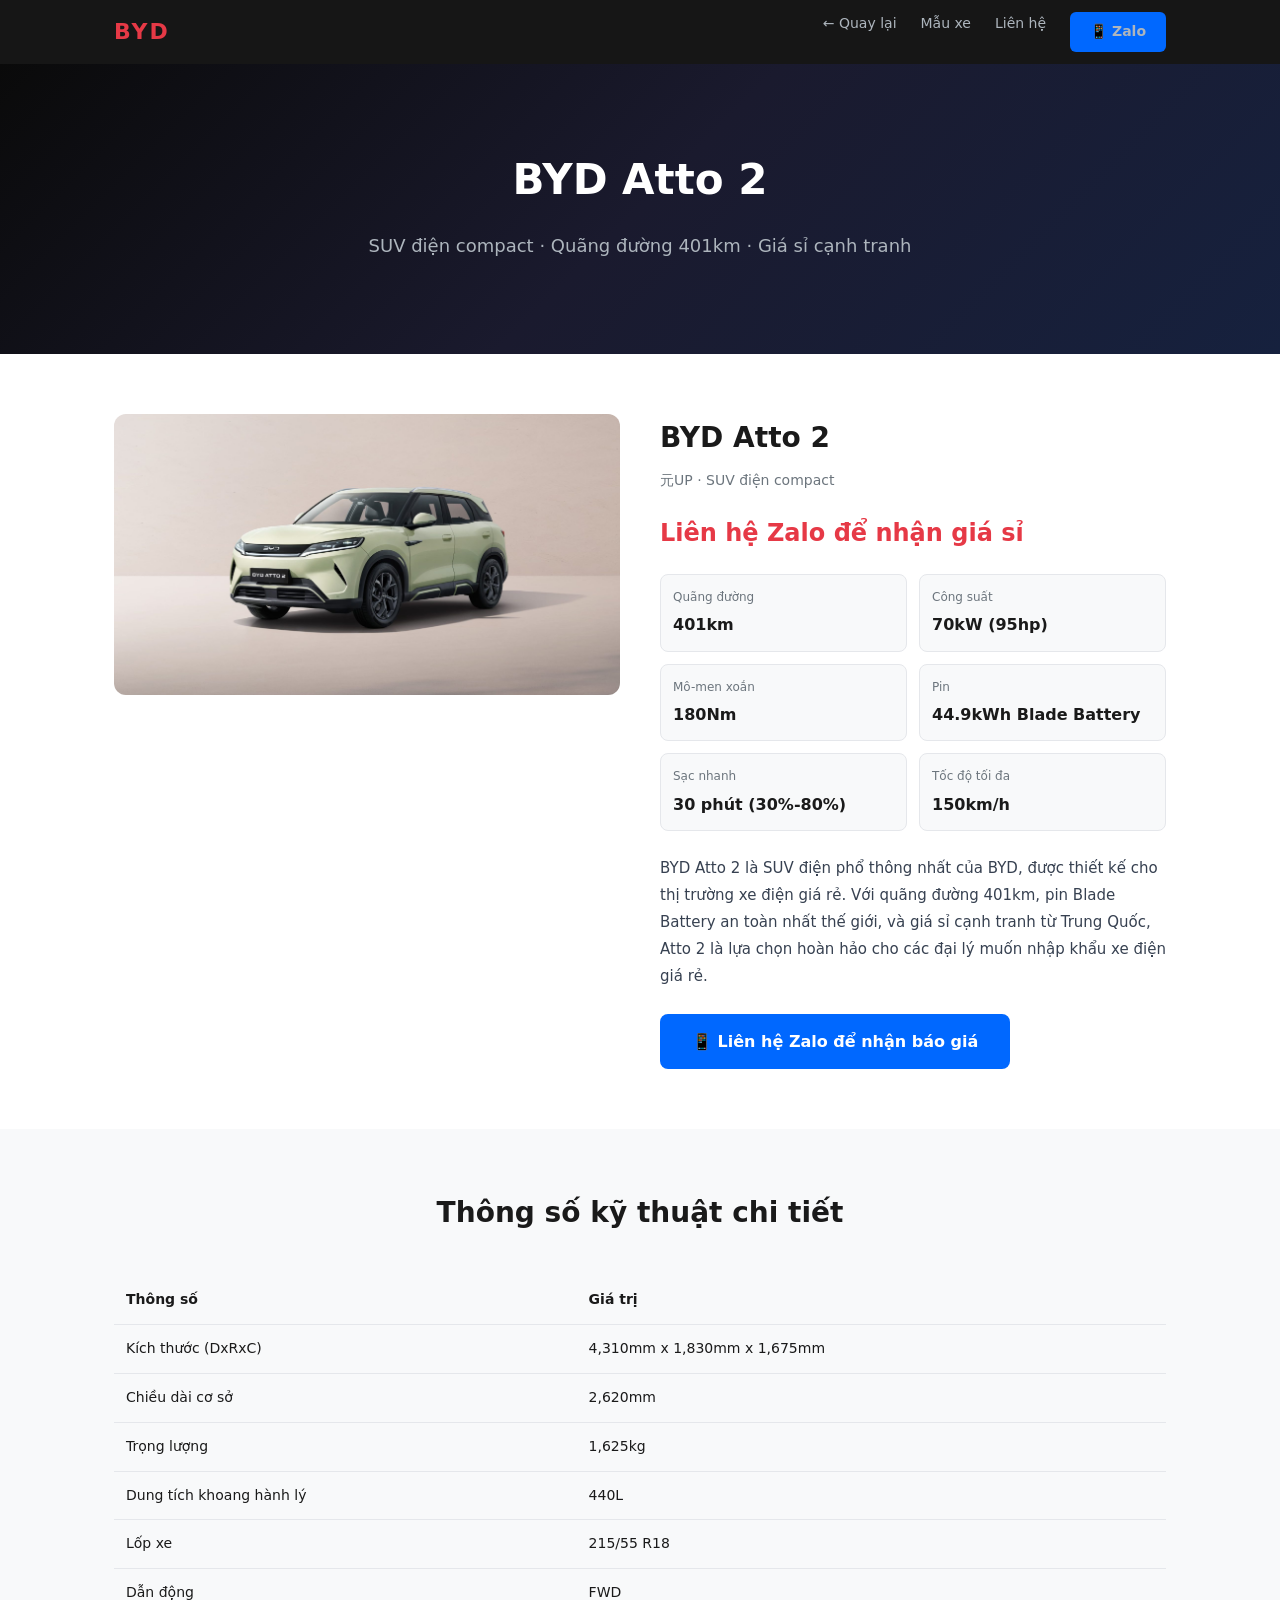
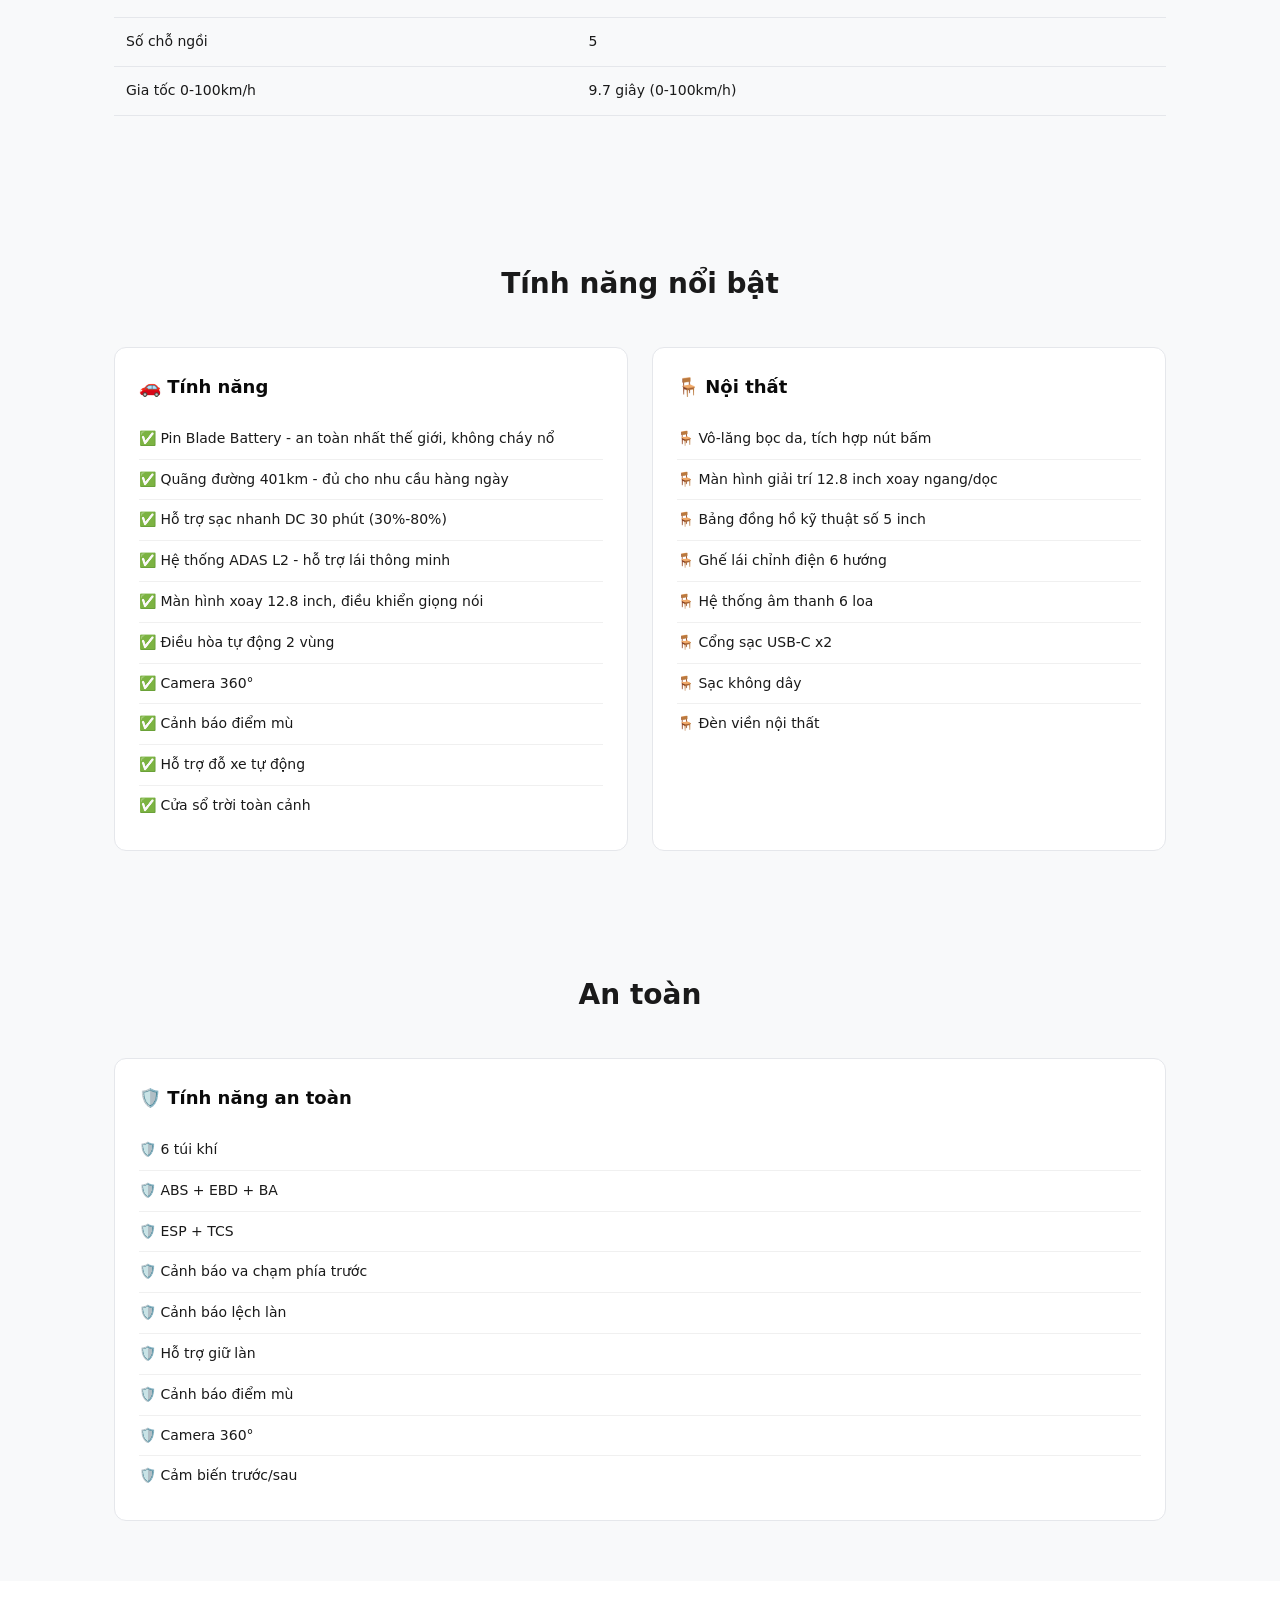
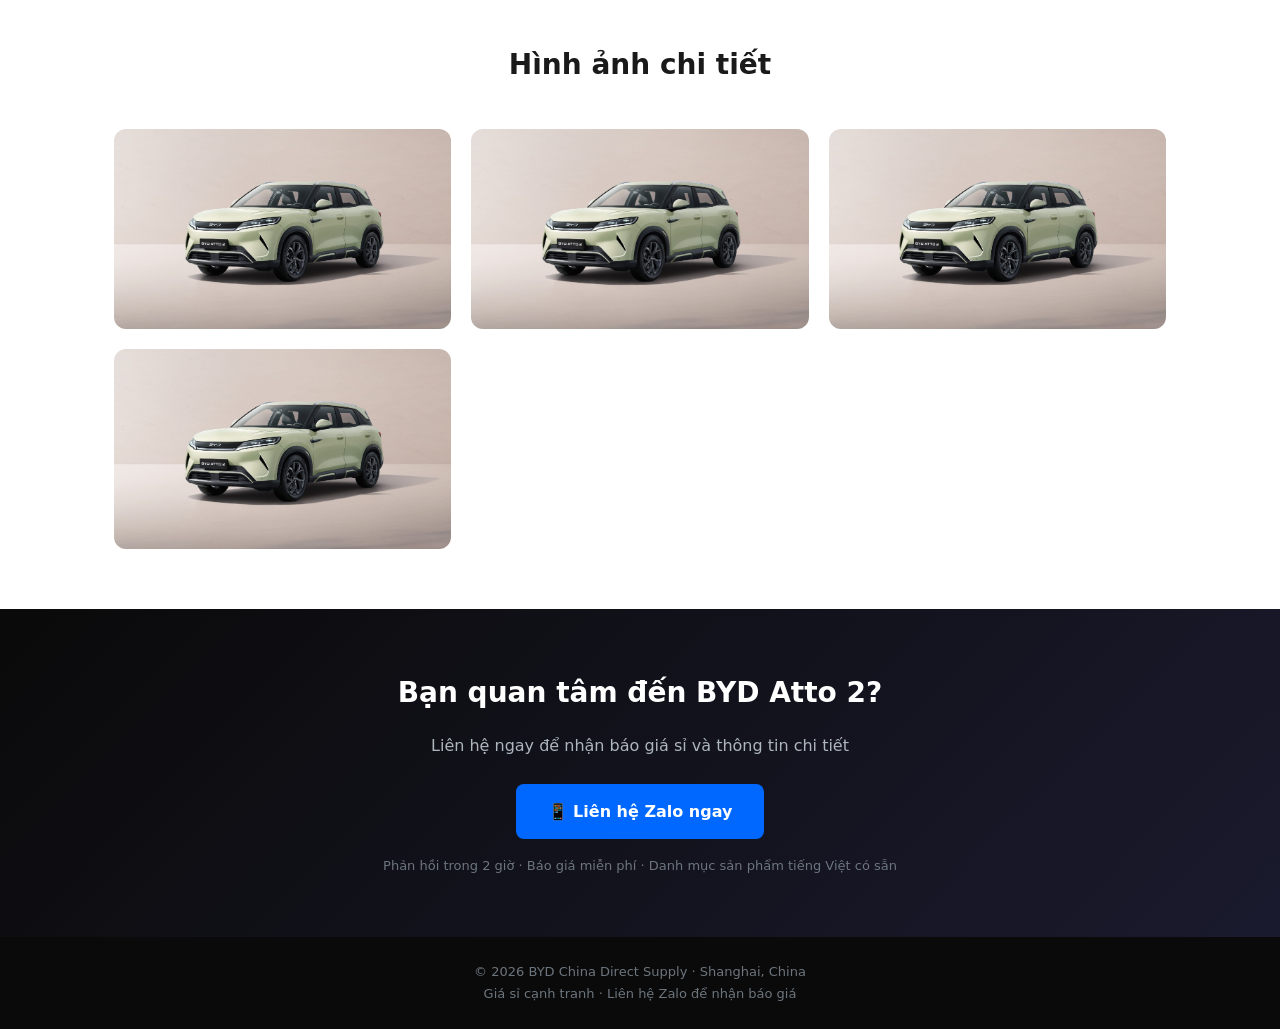
<file: atto2.html>
<!DOCTYPE html>
<html lang="vi">
<head>
<meta charset="UTF-8">
<meta name="viewport" content="width=device-width, initial-scale=1.0">
<title>BYD Atto 2 - SUV điện compact | BYD China Direct Supply</title>
<meta name="description" content="BYD Atto 2 - SUV điện phổ thông, quãng đường 401km, pin Blade Battery, giá sỉ cạnh tranh từ Trung Quốc.">
<style>
:root{--red:#e63946;--dark:#0a0a0a;--gray:#6c757d;--light:#f8f9fa;--green:#16a34a;--blue:#2563eb}
*{margin:0;padding:0;box-sizing:border-box}
body{font-family:'Segoe UI',system-ui,sans-serif;color:#1a1a1a;line-height:1.7}
.container{max-width:1100px;margin:0 auto;padding:0 24px}
a{color:var(--red);text-decoration:none}
nav{position:sticky;top:0;z-index:100;background:rgba(10,10,10,.95);backdrop-filter:blur(10px);padding:12px 0}
nav .container{display:flex;justify-content:space-between;align-items:center}
nav .logo{font-size:22px;font-weight:900;color:var(--red);letter-spacing:2px}
nav .nav-links{display:flex;gap:24px}
nav .nav-links a{color:#adb5bd;font-size:14px;transition:color .2s}
nav .nav-links a:hover{color:#fff}
nav .cta-btn{background:#0068FF;color:#fff;padding:8px 20px;border-radius:6px;font-weight:700;font-size:13px}
.hero{background:linear-gradient(135deg,#0a0a0a,#1a1a2e 50%,#16213e);color:#fff;text-align:center;padding:80px 20px 60px}
.hero h1{font-size:clamp(28px,4vw,42px);font-weight:900;margin-bottom:16px}
.hero h1 span{color:var(--red)}
.hero p{font-size:18px;color:#adb5bd;max-width:650px;margin:0 auto 32px}
.product{padding:60px 20px}
.product-grid{display:grid;grid-template-columns:1fr 1fr;gap:40px;align-items:start}
.product-image{border-radius:12px;overflow:hidden}
.product-image img{width:100%;height:auto;display:block}
.product-info h2{font-size:28px;font-weight:800;margin-bottom:8px}
.product-info .en-name{font-size:14px;color:var(--gray);margin-bottom:20px}
.product-info .price{font-size:24px;font-weight:700;color:var(--red);margin-bottom:20px}
.product-info .specs{display:grid;grid-template-columns:1fr 1fr;gap:12px;margin-bottom:24px}
.product-info .spec{background:var(--light);border:1px solid #e5e7eb;border-radius:8px;padding:12px}
.product-info .spec-label{font-size:12px;color:var(--gray);margin-bottom:4px}
.product-info .spec-value{font-size:16px;font-weight:700}
.product-info .desc{font-size:15px;color:#374151;line-height:1.8;margin-bottom:24px}
.product-info .features{margin-bottom:24px}
.product-info .features li{margin-bottom:8px;font-size:14px}
.product-info .cta-btn{display:inline-block;background:#0068FF;color:#fff;padding:14px 32px;border-radius:8px;font-weight:700;font-size:16px}
.detail-section{padding:60px 20px;background:var(--light)}
.detail-section h2{text-align:center;font-size:28px;font-weight:800;margin-bottom:40px}
.detail-grid{display:grid;grid-template-columns:1fr 1fr;gap:24px}
.detail-card{background:#fff;border-radius:12px;padding:24px;border:1px solid #e5e7eb}
.detail-card h3{font-size:18px;font-weight:700;margin-bottom:16px;color:var(--dark)}
.detail-card ul{list-style:none;padding:0}
.detail-card li{padding:8px 0;border-bottom:1px solid #f0f0f0;font-size:14px}
.detail-card li:last-child{border-bottom:none}
.specs-table{width:100%;border-collapse:collapse;margin-bottom:24px}
.specs-table th,.specs-table td{padding:12px;text-align:left;border-bottom:1px solid #e5e7eb;font-size:14px}
.specs-table th{background:var(--light);font-weight:600}
.gallery{padding:60px 20px}
.gallery h2{text-align:center;font-size:28px;font-weight:800;margin-bottom:40px}
.gallery-grid{display:grid;grid-template-columns:repeat(auto-fit,minmax(250px,1fr));gap:20px}
.gallery-item{border-radius:12px;overflow:hidden}
.gallery-item img{width:100%;height:200px;object-fit:cover;display:block}
.cta-section{background:linear-gradient(135deg,#0a0a0a,#1a1a2e);color:#fff;text-align:center;padding:60px 20px}
.cta-section h2{font-size:28px;font-weight:800;margin-bottom:16px;color:#fff}
.cta-section p{color:#adb5bd;margin-bottom:24px;font-size:16px}
.cta-section .cta-btn{display:inline-block;background:#0068FF;color:#fff;padding:14px 32px;border-radius:8px;font-weight:700;font-size:16px}
.cta-section .cta-sub{color:#6c757d;margin-top:16px;font-size:13px}
footer{background:var(--dark);color:#6c757d;text-align:center;padding:24px 20px;font-size:13px}
@media(max-width:768px){.product-grid,.detail-grid{grid-template-columns:1fr}}
</style>

<!-- Google Analytics 4 -->
<script async src="https://www.googletagmanager.com/gtag/js?id=G-VB3E0CEPTX"></script>
<script>
  window.dataLayer = window.dataLayer || [];
  function gtag(){dataLayer.push(arguments);}
  gtag('js', new Date());
  gtag('config', 'G-VB3E0CEPTX');
  
  // Track Zalo button clicks
  document.addEventListener('DOMContentLoaded', function() {
    var zaloLinks = document.querySelectorAll('a[href*="zalo.me"]');
    zaloLinks.forEach(function(link) {
      link.addEventListener('click', function() {
        gtag('event', 'click', {
          'event_category': 'Zalo',
          'event_label': 'Zalo Button Click - ' + document.title,
          'value': 1
        });
      });
    });
  });
</script>

<!-- Microsoft Clarity Heatmap -->
<script type="text/javascript">
    (function(c,l,a,r,i,t,y){
        c[a]=c[a]||function(){(c[a].q=c[a].q||[]).push(arguments)};
        t=l.createElement(r);t.async=1;t.src="https://www.clarity.ms/tag/"+i;
        y=l.getElementsByTagName(r)[0];y.parentNode.insertBefore(t,y);
    })(window, document, "clarity", "script", "y169be5r4s");
</script>
</head>
<body>
<nav>
<div class="container">
  <a href="index.html" class="logo">BYD</a>
  <div class="nav-links">
    <a href="index.html">← Quay lại</a>
    <a href="index.html#vehicles">Mẫu xe</a>
    <a href="index.html#contact">Liên hệ</a>
    <a href="https://zalo.me/8613338467295" class="cta-btn">📱 Zalo</a>
  </div>
</div>
</nav>
<header class="hero">
  <h1>BYD Atto 2</h1>
  <p>SUV điện compact · Quãng đường 401km · Giá sỉ cạnh tranh</p>
</header>
<section class="product">
<div class="container">
  <div class="product-grid">
    <div class="product-image">
      <img src="images/atto2_new.jpg" alt="BYD Atto 2">
    </div>
    <div class="product-info">
      <h2>BYD Atto 2</h2>
      <div class="en-name">元UP · SUV điện compact</div>
      <div class="price">Liên hệ Zalo để nhận giá sỉ</div>
      <div class="specs">
        <div class="spec"><div class="spec-label">Quãng đường</div><div class="spec-value">401km</div></div>
        <div class="spec"><div class="spec-label">Công suất</div><div class="spec-value">70kW (95hp)</div></div>
        <div class="spec"><div class="spec-label">Mô-men xoắn</div><div class="spec-value">180Nm</div></div>
        <div class="spec"><div class="spec-label">Pin</div><div class="spec-value">44.9kWh Blade Battery</div></div>
        <div class="spec"><div class="spec-label">Sạc nhanh</div><div class="spec-value">30 phút (30%-80%)</div></div>
        <div class="spec"><div class="spec-label">Tốc độ tối đa</div><div class="spec-value">150km/h</div></div>
      </div>
      <div class="desc">BYD Atto 2 là SUV điện phổ thông nhất của BYD, được thiết kế cho thị trường xe điện giá rẻ. Với quãng đường 401km, pin Blade Battery an toàn nhất thế giới, và giá sỉ cạnh tranh từ Trung Quốc, Atto 2 là lựa chọn hoàn hảo cho các đại lý muốn nhập khẩu xe điện giá rẻ.</div>
      <a href="https://zalo.me/8613338467295?text=Tôi quan tâm đến BYD Atto 2. Gửi tôi báo giá nhé." class="cta-btn">📱 Liên hệ Zalo để nhận báo giá</a>
    </div>
  </div>
</div>
</section>
<section class="detail-section">
<div class="container">
  <h2>Thông số kỹ thuật chi tiết</h2>
  <table class="specs-table">
    <tr><th>Thông số</th><th>Giá trị</th></tr>
    <tr><td>Kích thước (DxRxC)</td><td>4,310mm x 1,830mm x 1,675mm</td></tr>
    <tr><td>Chiều dài cơ sở</td><td>2,620mm</td></tr>
    <tr><td>Trọng lượng</td><td>1,625kg</td></tr>
    <tr><td>Dung tích khoang hành lý</td><td>440L</td></tr>
    <tr><td>Lốp xe</td><td>215/55 R18</td></tr>
    <tr><td>Dẫn động</td><td>FWD</td></tr>
    <tr><td>Số chỗ ngồi</td><td>5</td></tr>
    <tr><td>Gia tốc 0-100km/h</td><td>9.7 giây (0-100km/h)</td></tr>
  </table>
</div>
</section>
<section class="detail-section">
<div class="container">
  <h2>Tính năng nổi bật</h2>
  <div class="detail-grid">
    <div class="detail-card">
      <h3>🚗 Tính năng</h3>
      <ul>
        <li>✅ Pin Blade Battery - an toàn nhất thế giới, không cháy nổ</li>
        <li>✅ Quãng đường 401km - đủ cho nhu cầu hàng ngày</li>
        <li>✅ Hỗ trợ sạc nhanh DC 30 phút (30%-80%)</li>
        <li>✅ Hệ thống ADAS L2 - hỗ trợ lái thông minh</li>
        <li>✅ Màn hình xoay 12.8 inch, điều khiển giọng nói</li>
        <li>✅ Điều hòa tự động 2 vùng</li>
        <li>✅ Camera 360°</li>
        <li>✅ Cảnh báo điểm mù</li>
        <li>✅ Hỗ trợ đỗ xe tự động</li>
        <li>✅ Cửa sổ trời toàn cảnh</li>
      </ul>
    </div>
    <div class="detail-card">
      <h3>🪑 Nội thất</h3>
      <ul>
        <li>🪑 Vô-lăng bọc da, tích hợp nút bấm</li>
        <li>🪑 Màn hình giải trí 12.8 inch xoay ngang/dọc</li>
        <li>🪑 Bảng đồng hồ kỹ thuật số 5 inch</li>
        <li>🪑 Ghế lái chỉnh điện 6 hướng</li>
        <li>🪑 Hệ thống âm thanh 6 loa</li>
        <li>🪑 Cổng sạc USB-C x2</li>
        <li>🪑 Sạc không dây</li>
        <li>🪑 Đèn viền nội thất</li>
      </ul>
    </div>
  </div>
</div>
</section>
<section class="detail-section">
<div class="container">
  <h2>An toàn</h2>
  <div class="detail-card">
    <h3>🛡️ Tính năng an toàn</h3>
    <ul>
        <li>🛡️ 6 túi khí</li>
        <li>🛡️ ABS + EBD + BA</li>
        <li>🛡️ ESP + TCS</li>
        <li>🛡️ Cảnh báo va chạm phía trước</li>
        <li>🛡️ Cảnh báo lệch làn</li>
        <li>🛡️ Hỗ trợ giữ làn</li>
        <li>🛡️ Cảnh báo điểm mù</li>
        <li>🛡️ Camera 360°</li>
        <li>🛡️ Cảm biến trước/sau</li>
    </ul>
  </div>
</div>
</section>
<section class="gallery">
<div class="container">
  <h2>Hình ảnh chi tiết</h2>
  <div class="gallery-grid">
    <div class="gallery-item"><img src="images/atto2_new.jpg" alt="BYD Atto 2 ngoại thất"></div>
    <div class="gallery-item"><img src="images/atto2_new.jpg" alt="BYD Atto 2 nội thất"></div>
    <div class="gallery-item"><img src="images/atto2_new.jpg" alt="BYD Atto 2 sạc"></div>
    <div class="gallery-item"><img src="images/atto2_new.jpg" alt="BYD Atto 2 bên"></div>
  </div>
</div>
</section>
<section class="cta-section">
<div class="container">
  <h2>Bạn quan tâm đến BYD Atto 2?</h2>
  <p>Liên hệ ngay để nhận báo giá sỉ và thông tin chi tiết</p>
  <a href="https://zalo.me/8613338467295?text=Tôi quan tâm đến BYD Atto 2. Gửi tôi báo giá nhé." class="cta-btn">📱 Liên hệ Zalo ngay</a>
  <div class="cta-sub">Phản hồi trong 2 giờ · Báo giá miễn phí · Danh mục sản phẩm tiếng Việt có sẵn</div>
</div>
</section>
<footer>
  <p>© 2026 BYD China Direct Supply · Shanghai, China</p>
  <p>Giá sỉ cạnh tranh · Liên hệ Zalo để nhận báo giá</p>
</footer>
<script type="text/javascript">
var Tawk_API=Tawk_API||{}, Tawk_LoadStart=new Date();
(function(){
var s1=document.createElement("script"),s0=document.getElementsByTagName("script")[0];
s1.async=true;
s1.src="https://embed.tawk.to/6a6d6f5df9ea531d4e99976f/1jutnm2cq";
s1.charset="UTF-8";
s1.setAttribute("crossorigin","*");
s0.parentNode.insertBefore(s1,s0);
})();
</script>
</body>
</html>
</file>
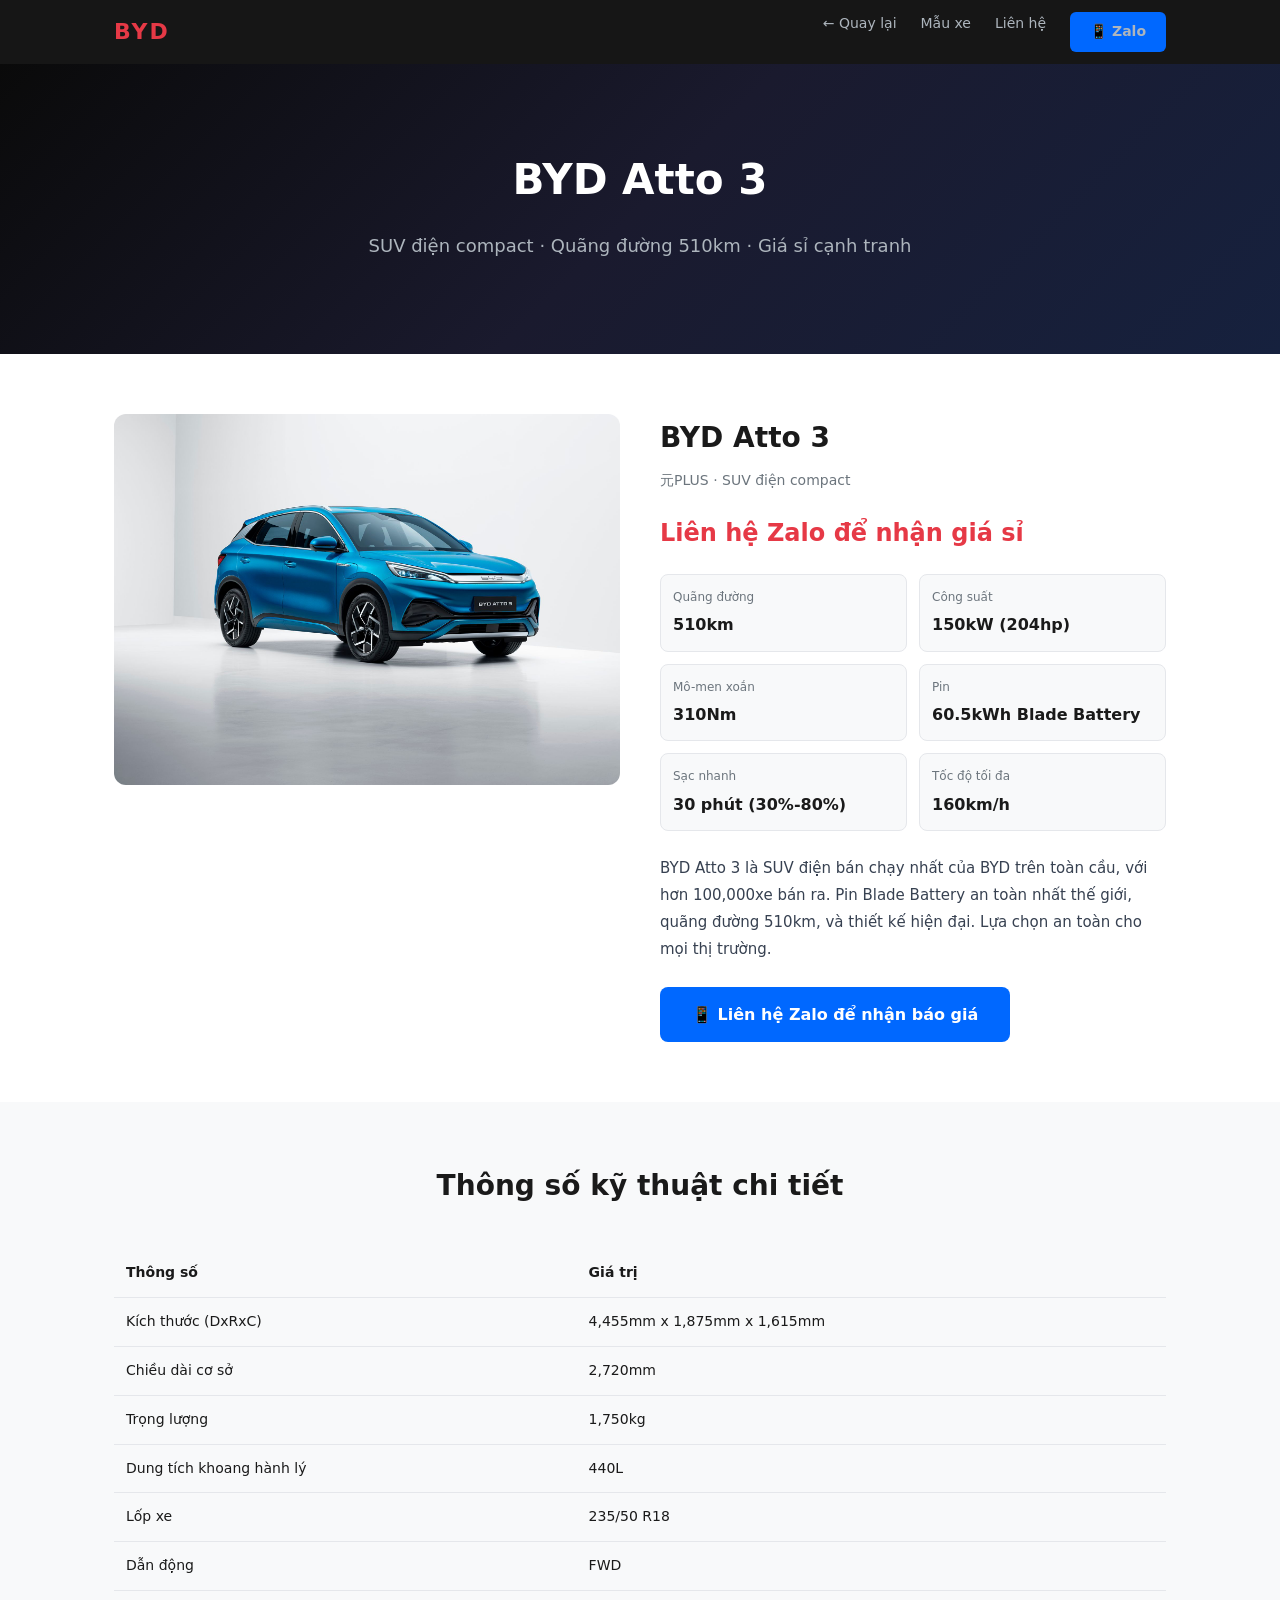
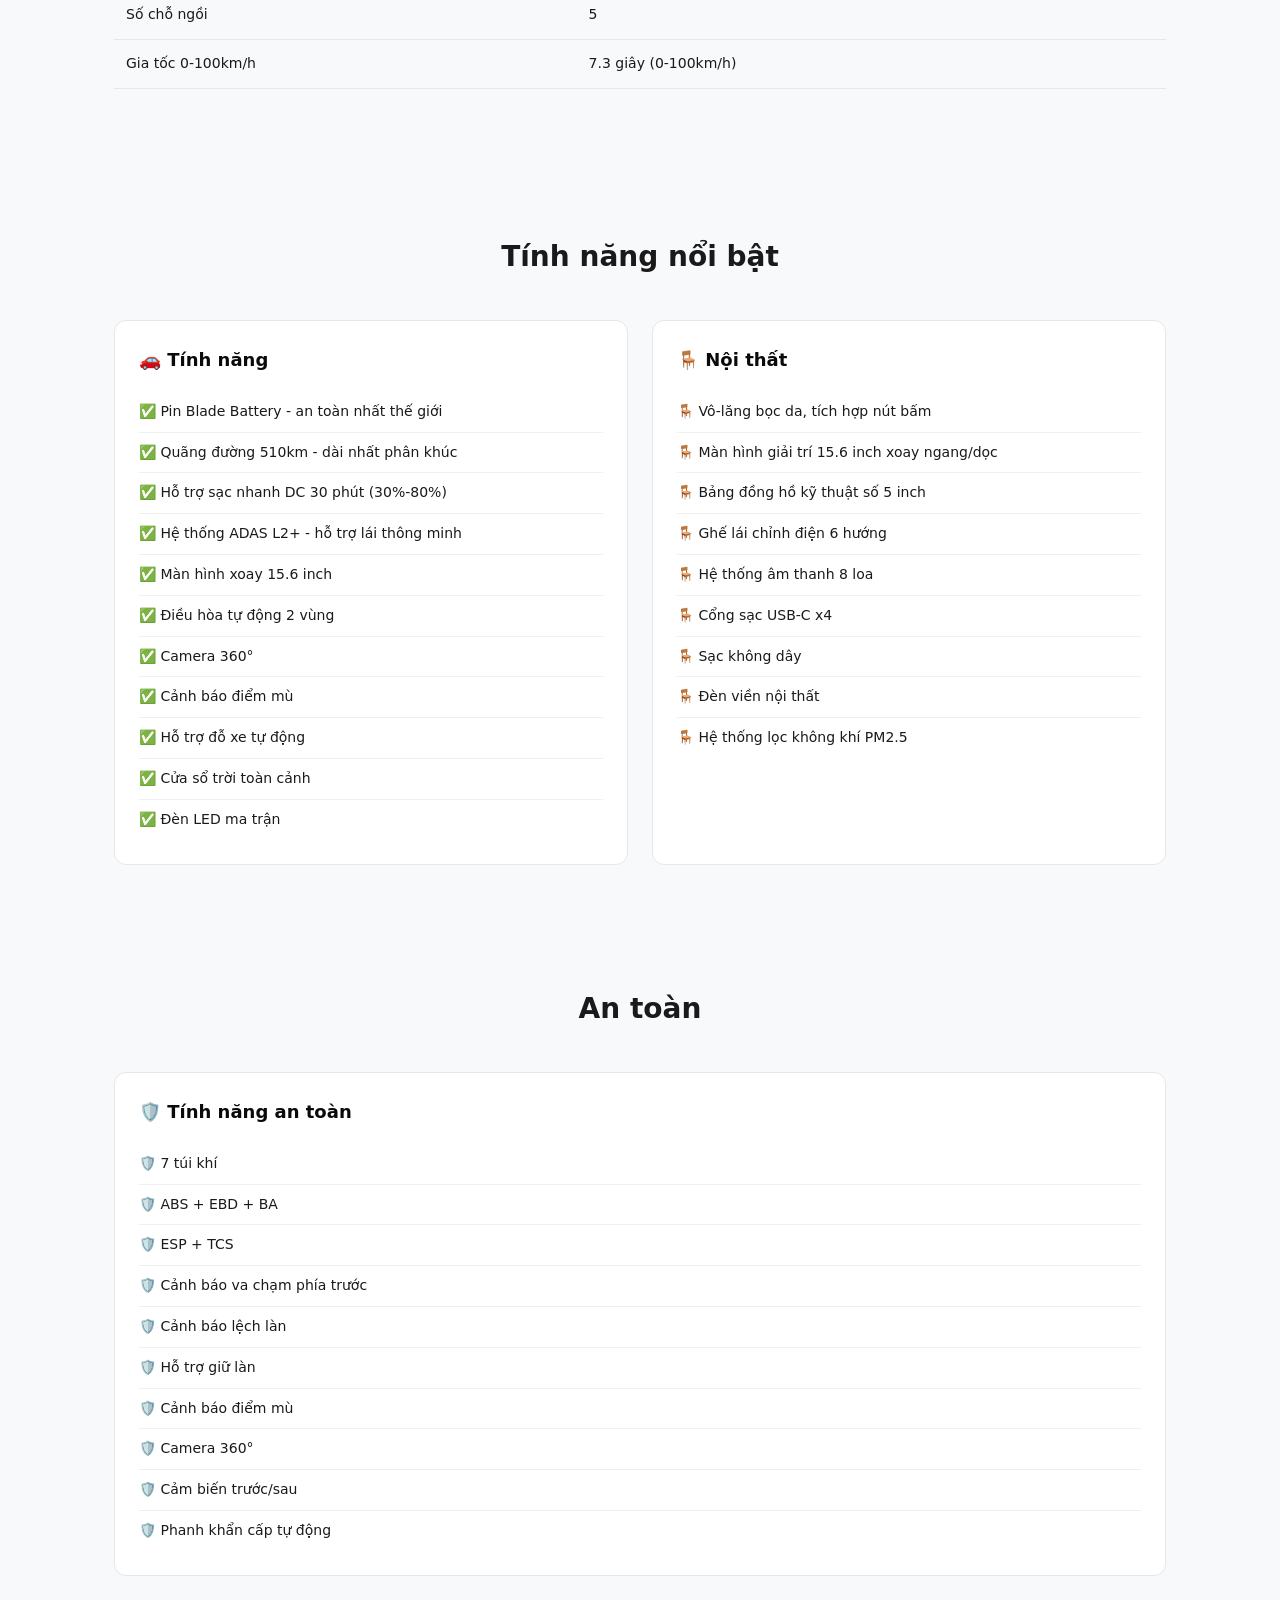
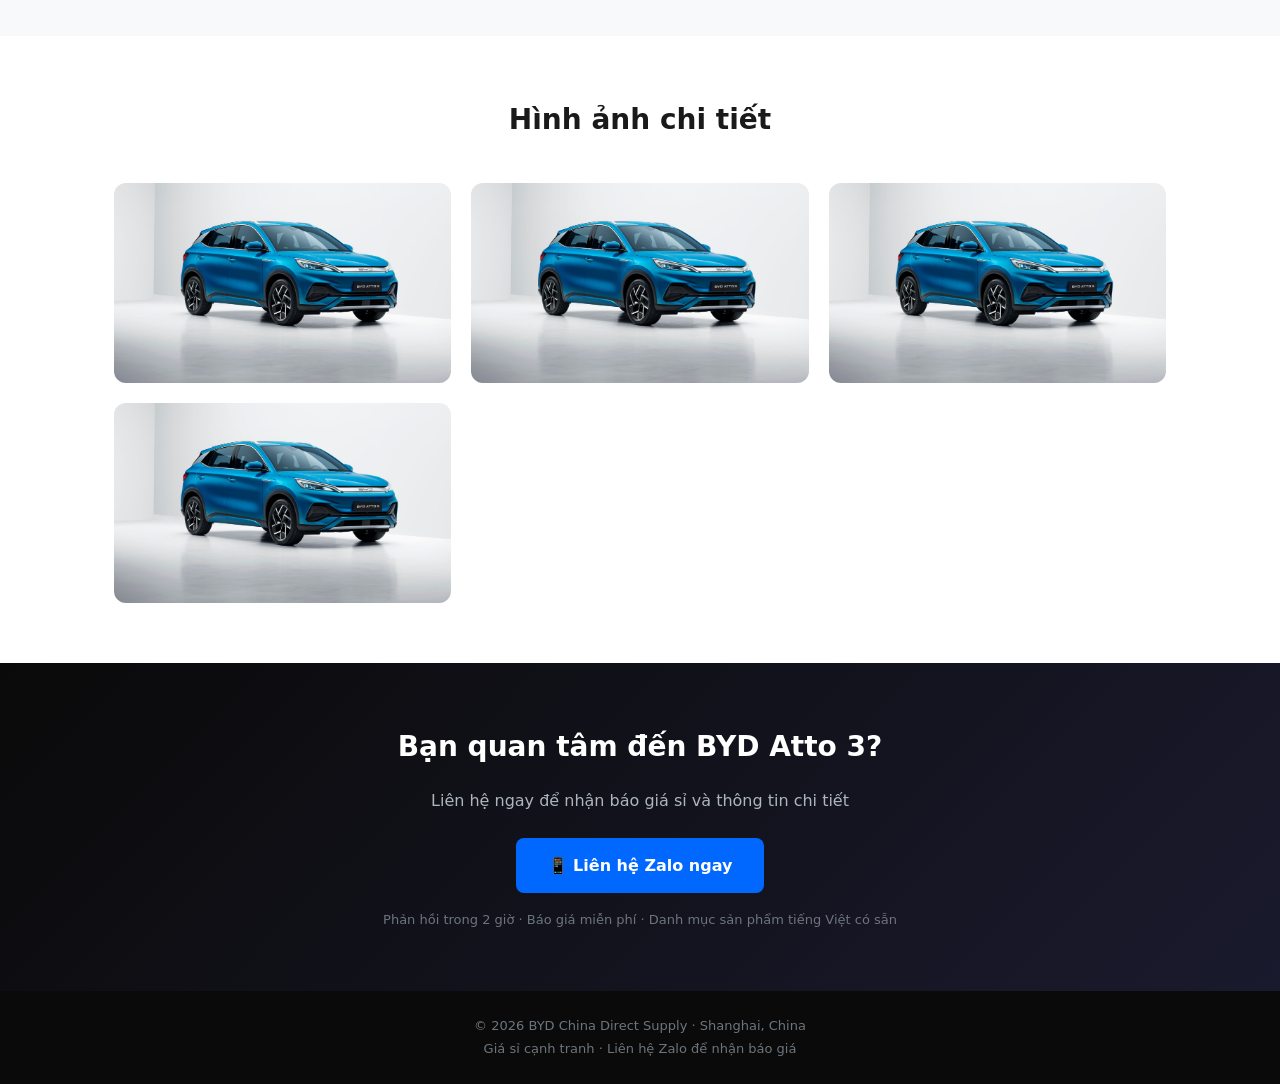
<file: atto3.html>
<!DOCTYPE html>
<html lang="vi">
<head>
<meta charset="UTF-8">
<meta name="viewport" content="width=device-width, initial-scale=1.0">
<title>BYD Atto 3 - SUV điện compact | BYD China Direct Supply</title>
<meta name="description" content="BYD Atto 3 - SUV điện bán chạy nhất toàn cầu, quãng đường 510km, pin Blade Battery, hơn 100,000 xe bán ra.">
<style>
:root{--red:#e63946;--dark:#0a0a0a;--gray:#6c757d;--light:#f8f9fa;--green:#16a34a;--blue:#2563eb}
*{margin:0;padding:0;box-sizing:border-box}
body{font-family:'Segoe UI',system-ui,sans-serif;color:#1a1a1a;line-height:1.7}
.container{max-width:1100px;margin:0 auto;padding:0 24px}
a{color:var(--red);text-decoration:none}
nav{position:sticky;top:0;z-index:100;background:rgba(10,10,10,.95);backdrop-filter:blur(10px);padding:12px 0}
nav .container{display:flex;justify-content:space-between;align-items:center}
nav .logo{font-size:22px;font-weight:900;color:var(--red);letter-spacing:2px}
nav .nav-links{display:flex;gap:24px}
nav .nav-links a{color:#adb5bd;font-size:14px;transition:color .2s}
nav .nav-links a:hover{color:#fff}
nav .cta-btn{background:#0068FF;color:#fff;padding:8px 20px;border-radius:6px;font-weight:700;font-size:13px}
.hero{background:linear-gradient(135deg,#0a0a0a,#1a1a2e 50%,#16213e);color:#fff;text-align:center;padding:80px 20px 60px}
.hero h1{font-size:clamp(28px,4vw,42px);font-weight:900;margin-bottom:16px}
.hero h1 span{color:var(--red)}
.hero p{font-size:18px;color:#adb5bd;max-width:650px;margin:0 auto 32px}
.product{padding:60px 20px}
.product-grid{display:grid;grid-template-columns:1fr 1fr;gap:40px;align-items:start}
.product-image{border-radius:12px;overflow:hidden}
.product-image img{width:100%;height:auto;display:block}
.product-info h2{font-size:28px;font-weight:800;margin-bottom:8px}
.product-info .en-name{font-size:14px;color:var(--gray);margin-bottom:20px}
.product-info .price{font-size:24px;font-weight:700;color:var(--red);margin-bottom:20px}
.product-info .specs{display:grid;grid-template-columns:1fr 1fr;gap:12px;margin-bottom:24px}
.product-info .spec{background:var(--light);border:1px solid #e5e7eb;border-radius:8px;padding:12px}
.product-info .spec-label{font-size:12px;color:var(--gray);margin-bottom:4px}
.product-info .spec-value{font-size:16px;font-weight:700}
.product-info .desc{font-size:15px;color:#374151;line-height:1.8;margin-bottom:24px}
.product-info .features{margin-bottom:24px}
.product-info .features li{margin-bottom:8px;font-size:14px}
.product-info .cta-btn{display:inline-block;background:#0068FF;color:#fff;padding:14px 32px;border-radius:8px;font-weight:700;font-size:16px}
.detail-section{padding:60px 20px;background:var(--light)}
.detail-section h2{text-align:center;font-size:28px;font-weight:800;margin-bottom:40px}
.detail-grid{display:grid;grid-template-columns:1fr 1fr;gap:24px}
.detail-card{background:#fff;border-radius:12px;padding:24px;border:1px solid #e5e7eb}
.detail-card h3{font-size:18px;font-weight:700;margin-bottom:16px;color:var(--dark)}
.detail-card ul{list-style:none;padding:0}
.detail-card li{padding:8px 0;border-bottom:1px solid #f0f0f0;font-size:14px}
.detail-card li:last-child{border-bottom:none}
.specs-table{width:100%;border-collapse:collapse;margin-bottom:24px}
.specs-table th,.specs-table td{padding:12px;text-align:left;border-bottom:1px solid #e5e7eb;font-size:14px}
.specs-table th{background:var(--light);font-weight:600}
.gallery{padding:60px 20px}
.gallery h2{text-align:center;font-size:28px;font-weight:800;margin-bottom:40px}
.gallery-grid{display:grid;grid-template-columns:repeat(auto-fit,minmax(250px,1fr));gap:20px}
.gallery-item{border-radius:12px;overflow:hidden}
.gallery-item img{width:100%;height:200px;object-fit:cover;display:block}
.cta-section{background:linear-gradient(135deg,#0a0a0a,#1a1a2e);color:#fff;text-align:center;padding:60px 20px}
.cta-section h2{font-size:28px;font-weight:800;margin-bottom:16px;color:#fff}
.cta-section p{color:#adb5bd;margin-bottom:24px;font-size:16px}
.cta-section .cta-btn{display:inline-block;background:#0068FF;color:#fff;padding:14px 32px;border-radius:8px;font-weight:700;font-size:16px}
.cta-section .cta-sub{color:#6c757d;margin-top:16px;font-size:13px}
footer{background:var(--dark);color:#6c757d;text-align:center;padding:24px 20px;font-size:13px}
@media(max-width:768px){.product-grid,.detail-grid{grid-template-columns:1fr}}
</style>

<!-- Google Analytics 4 -->
<script async src="https://www.googletagmanager.com/gtag/js?id=G-VB3E0CEPTX"></script>
<script>
  window.dataLayer = window.dataLayer || [];
  function gtag(){dataLayer.push(arguments);}
  gtag('js', new Date());
  gtag('config', 'G-VB3E0CEPTX');
  
  // Track Zalo button clicks
  document.addEventListener('DOMContentLoaded', function() {
    var zaloLinks = document.querySelectorAll('a[href*="zalo.me"]');
    zaloLinks.forEach(function(link) {
      link.addEventListener('click', function() {
        gtag('event', 'click', {
          'event_category': 'Zalo',
          'event_label': 'Zalo Button Click - ' + document.title,
          'value': 1
        });
      });
    });
  });
</script>

<!-- Microsoft Clarity Heatmap -->
<script type="text/javascript">
    (function(c,l,a,r,i,t,y){
        c[a]=c[a]||function(){(c[a].q=c[a].q||[]).push(arguments)};
        t=l.createElement(r);t.async=1;t.src="https://www.clarity.ms/tag/"+i;
        y=l.getElementsByTagName(r)[0];y.parentNode.insertBefore(t,y);
    })(window, document, "clarity", "script", "y169be5r4s");
</script>
</head>
<body>
<nav>
<div class="container">
  <a href="index.html" class="logo">BYD</a>
  <div class="nav-links">
    <a href="index.html">← Quay lại</a>
    <a href="index.html#vehicles">Mẫu xe</a>
    <a href="index.html#contact">Liên hệ</a>
    <a href="https://zalo.me/8613338467295" class="cta-btn">📱 Zalo</a>
  </div>
</div>
</nav>
<header class="hero">
  <h1>BYD Atto 3</h1>
  <p>SUV điện compact · Quãng đường 510km · Giá sỉ cạnh tranh</p>
</header>
<section class="product">
<div class="container">
  <div class="product-grid">
    <div class="product-image">
      <img src="images/atto3_new.jpg" alt="BYD Atto 3">
    </div>
    <div class="product-info">
      <h2>BYD Atto 3</h2>
      <div class="en-name">元PLUS · SUV điện compact</div>
      <div class="price">Liên hệ Zalo để nhận giá sỉ</div>
      <div class="specs">
        <div class="spec"><div class="spec-label">Quãng đường</div><div class="spec-value">510km</div></div>
        <div class="spec"><div class="spec-label">Công suất</div><div class="spec-value">150kW (204hp)</div></div>
        <div class="spec"><div class="spec-label">Mô-men xoắn</div><div class="spec-value">310Nm</div></div>
        <div class="spec"><div class="spec-label">Pin</div><div class="spec-value">60.5kWh Blade Battery</div></div>
        <div class="spec"><div class="spec-label">Sạc nhanh</div><div class="spec-value">30 phút (30%-80%)</div></div>
        <div class="spec"><div class="spec-label">Tốc độ tối đa</div><div class="spec-value">160km/h</div></div>
      </div>
      <div class="desc">BYD Atto 3 là SUV điện bán chạy nhất của BYD trên toàn cầu, với hơn 100,000xe bán ra. Pin Blade Battery an toàn nhất thế giới, quãng đường 510km, và thiết kế hiện đại. Lựa chọn an toàn cho mọi thị trường.</div>
      <a href="https://zalo.me/8613338467295?text=Tôi quan tâm đến BYD Atto 3. Gửi tôi báo giá nhé." class="cta-btn">📱 Liên hệ Zalo để nhận báo giá</a>
    </div>
  </div>
</div>
</section>
<section class="detail-section">
<div class="container">
  <h2>Thông số kỹ thuật chi tiết</h2>
  <table class="specs-table">
    <tr><th>Thông số</th><th>Giá trị</th></tr>
    <tr><td>Kích thước (DxRxC)</td><td>4,455mm x 1,875mm x 1,615mm</td></tr>
    <tr><td>Chiều dài cơ sở</td><td>2,720mm</td></tr>
    <tr><td>Trọng lượng</td><td>1,750kg</td></tr>
    <tr><td>Dung tích khoang hành lý</td><td>440L</td></tr>
    <tr><td>Lốp xe</td><td>235/50 R18</td></tr>
    <tr><td>Dẫn động</td><td>FWD</td></tr>
    <tr><td>Số chỗ ngồi</td><td>5</td></tr>
    <tr><td>Gia tốc 0-100km/h</td><td>7.3 giây (0-100km/h)</td></tr>
  </table>
</div>
</section>
<section class="detail-section">
<div class="container">
  <h2>Tính năng nổi bật</h2>
  <div class="detail-grid">
    <div class="detail-card">
      <h3>🚗 Tính năng</h3>
      <ul>
        <li>✅ Pin Blade Battery - an toàn nhất thế giới</li>
        <li>✅ Quãng đường 510km - dài nhất phân khúc</li>
        <li>✅ Hỗ trợ sạc nhanh DC 30 phút (30%-80%)</li>
        <li>✅ Hệ thống ADAS L2+ - hỗ trợ lái thông minh</li>
        <li>✅ Màn hình xoay 15.6 inch</li>
        <li>✅ Điều hòa tự động 2 vùng</li>
        <li>✅ Camera 360°</li>
        <li>✅ Cảnh báo điểm mù</li>
        <li>✅ Hỗ trợ đỗ xe tự động</li>
        <li>✅ Cửa sổ trời toàn cảnh</li>
        <li>✅ Đèn LED ma trận</li>
      </ul>
    </div>
    <div class="detail-card">
      <h3>🪑 Nội thất</h3>
      <ul>
        <li>🪑 Vô-lăng bọc da, tích hợp nút bấm</li>
        <li>🪑 Màn hình giải trí 15.6 inch xoay ngang/dọc</li>
        <li>🪑 Bảng đồng hồ kỹ thuật số 5 inch</li>
        <li>🪑 Ghế lái chỉnh điện 6 hướng</li>
        <li>🪑 Hệ thống âm thanh 8 loa</li>
        <li>🪑 Cổng sạc USB-C x4</li>
        <li>🪑 Sạc không dây</li>
        <li>🪑 Đèn viền nội thất</li>
        <li>🪑 Hệ thống lọc không khí PM2.5</li>
      </ul>
    </div>
  </div>
</div>
</section>
<section class="detail-section">
<div class="container">
  <h2>An toàn</h2>
  <div class="detail-card">
    <h3>🛡️ Tính năng an toàn</h3>
    <ul>
        <li>🛡️ 7 túi khí</li>
        <li>🛡️ ABS + EBD + BA</li>
        <li>🛡️ ESP + TCS</li>
        <li>🛡️ Cảnh báo va chạm phía trước</li>
        <li>🛡️ Cảnh báo lệch làn</li>
        <li>🛡️ Hỗ trợ giữ làn</li>
        <li>🛡️ Cảnh báo điểm mù</li>
        <li>🛡️ Camera 360°</li>
        <li>🛡️ Cảm biến trước/sau</li>
        <li>🛡️ Phanh khẩn cấp tự động</li>
    </ul>
  </div>
</div>
</section>
<section class="gallery">
<div class="container">
  <h2>Hình ảnh chi tiết</h2>
  <div class="gallery-grid">
    <div class="gallery-item"><img src="images/atto3_new.jpg" alt="BYD Atto 3 ngoại thất"></div>
    <div class="gallery-item"><img src="images/atto3_new.jpg" alt="BYD Atto 3 nội thất"></div>
    <div class="gallery-item"><img src="images/atto3_new.jpg" alt="BYD Atto 3 sạc"></div>
    <div class="gallery-item"><img src="images/atto3_new.jpg" alt="BYD Atto 3 bên"></div>
  </div>
</div>
</section>
<section class="cta-section">
<div class="container">
  <h2>Bạn quan tâm đến BYD Atto 3?</h2>
  <p>Liên hệ ngay để nhận báo giá sỉ và thông tin chi tiết</p>
  <a href="https://zalo.me/8613338467295?text=Tôi quan tâm đến BYD Atto 3. Gửi tôi báo giá nhé." class="cta-btn">📱 Liên hệ Zalo ngay</a>
  <div class="cta-sub">Phản hồi trong 2 giờ · Báo giá miễn phí · Danh mục sản phẩm tiếng Việt có sẵn</div>
</div>
</section>
<footer>
  <p>© 2026 BYD China Direct Supply · Shanghai, China</p>
  <p>Giá sỉ cạnh tranh · Liên hệ Zalo để nhận báo giá</p>
</footer>
<script type="text/javascript">
var Tawk_API=Tawk_API||{}, Tawk_LoadStart=new Date();
(function(){
var s1=document.createElement("script"),s0=document.getElementsByTagName("script")[0];
s1.async=true;
s1.src="https://embed.tawk.to/6a6d6f5df9ea531d4e99976f/1jutnm2cq";
s1.charset="UTF-8";
s1.setAttribute("crossorigin","*");
s0.parentNode.insertBefore(s1,s0);
})();
</script>
</body>
</html>
</file>
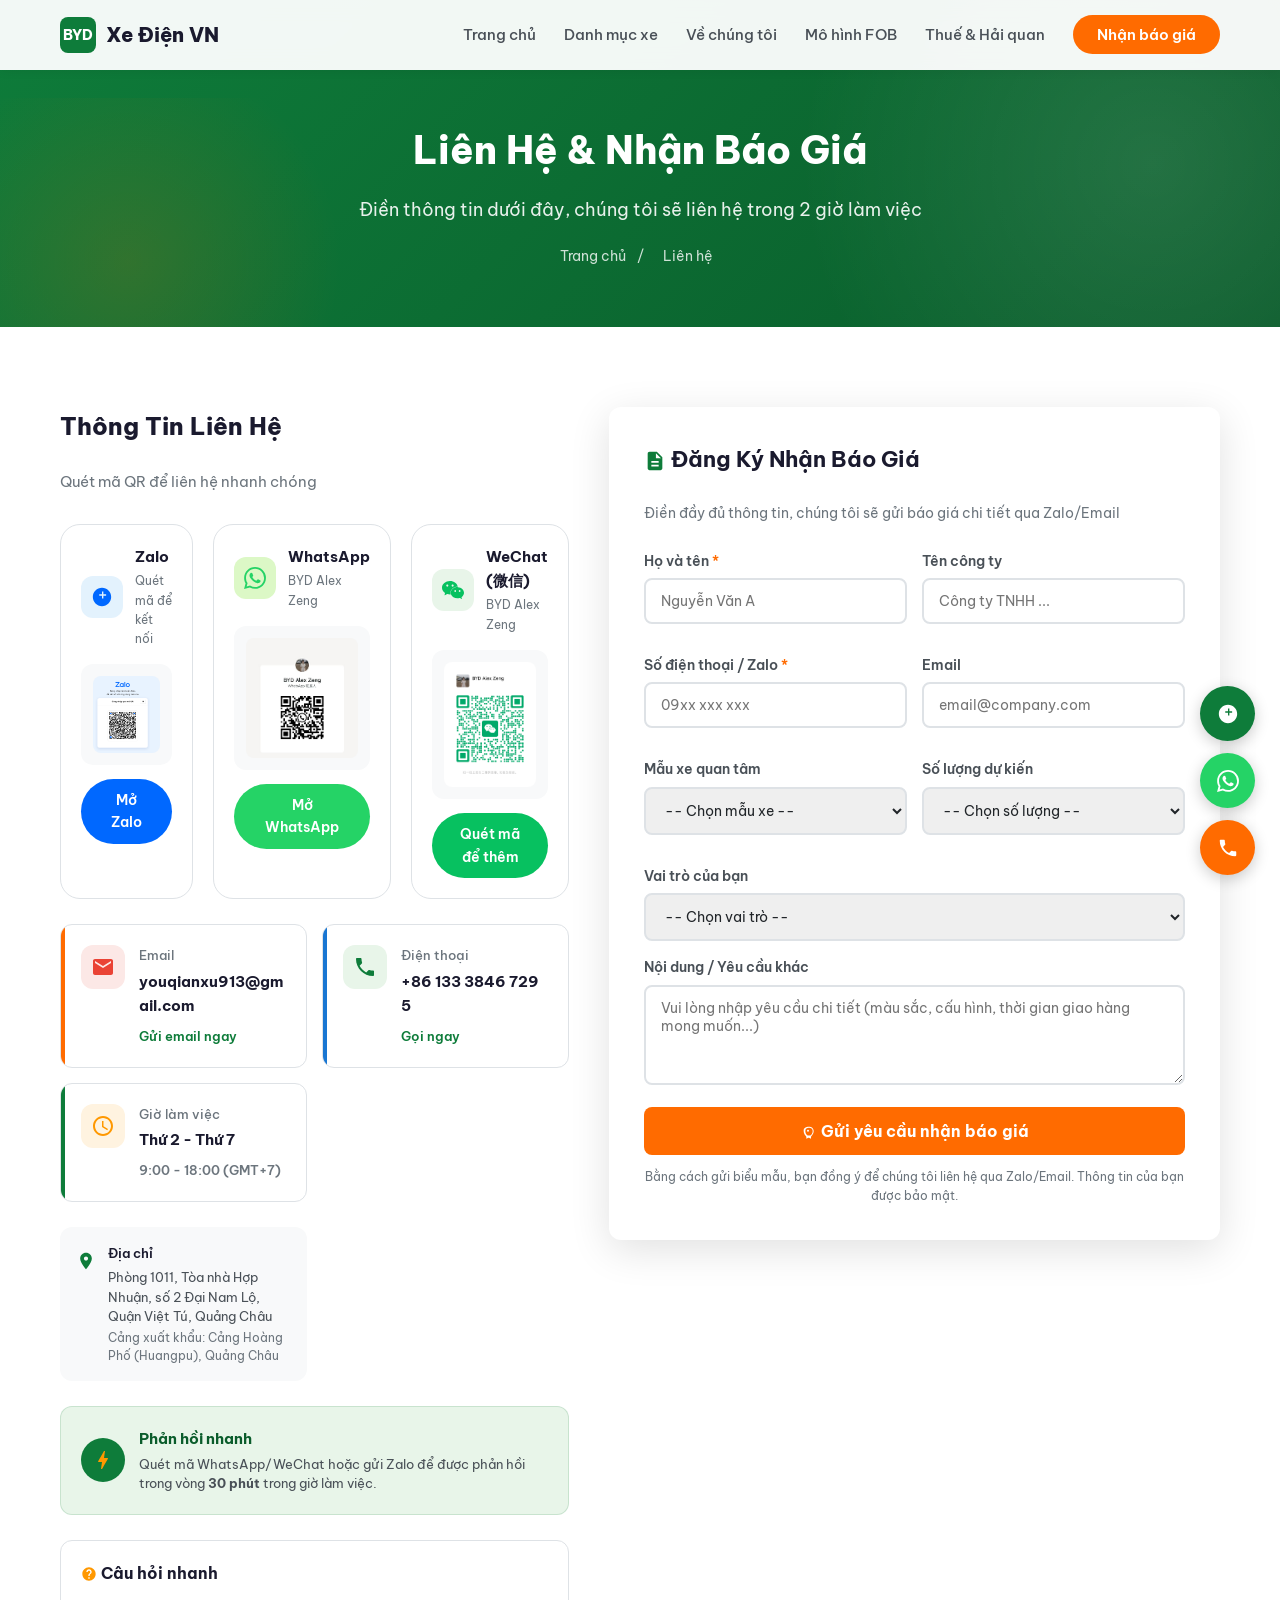
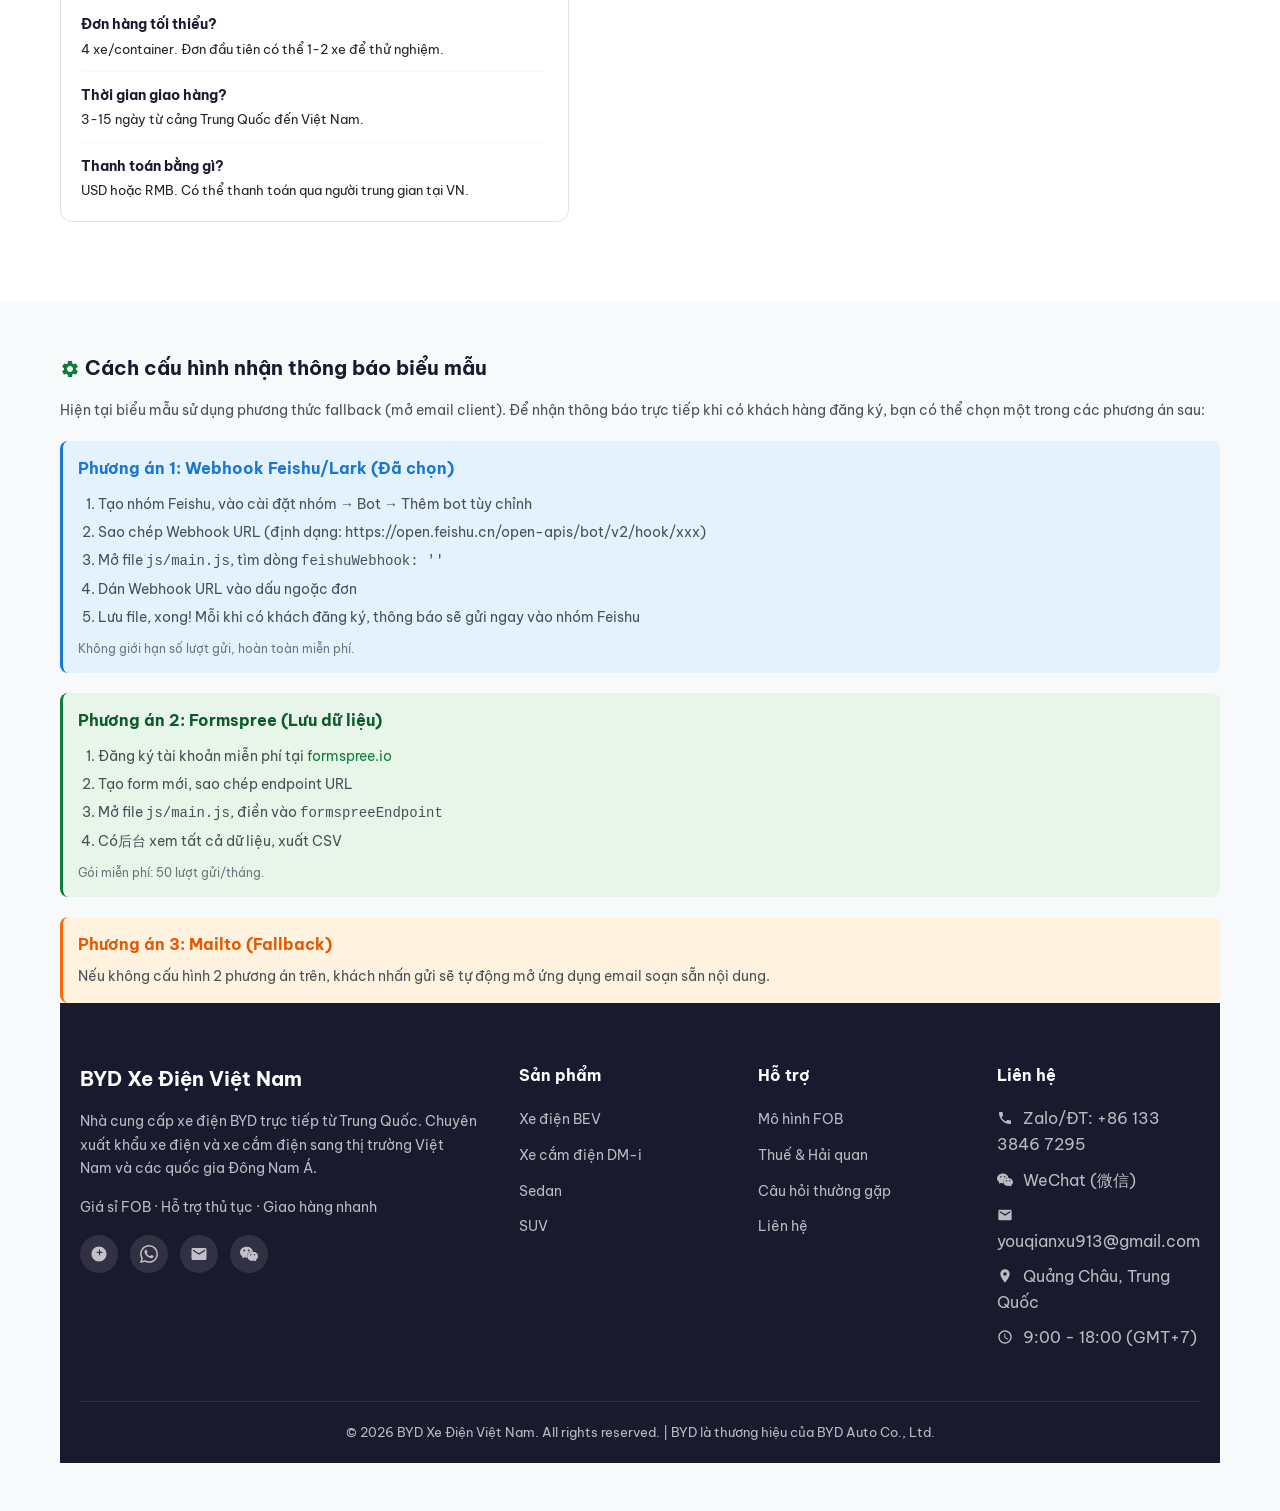
<file: contact.html>
<!DOCTYPE html>
<html lang="vi">
<head>
    <meta charset="UTF-8">
    <meta name="viewport" content="width=device-width, initial-scale=1.0">
    <title>Liên Hệ - BYD Xe Điện Việt Nam | Nhận Báo Giá Miễn Phí</title>
    <link rel="icon" type="image/svg+xml" href="favicon.svg">
    <meta name="keywords" content="BYD Việt Nam, xe điện BYD, Atto 3, Dolphin, Seal, xe điện Trung Quốc, nhập khẩu xe BYD, đại lý BYD, FOB BYD, mua xe BYD giá rẻ">
    <meta property="og:title" content="BYD Việt Nam - Nhập khẩu & Phân phối xe điện BYD chính hãng">
    <meta property="og:description" content="Nhà nhập khẩu xe điện BYD chính hãng tại Việt Nam. Dolphin, Atto 3, Seal, Han, Tang với giá FOB cạnh tranh. Giao hàng 3-15 ngày.">
    <meta property="og:image" content="https://aka.doubaocdn.com/s/FhJW2dpNYJ">
    <meta property="og:url" content="https://laomo1990.github.io/byd-expor/">
    <meta property="og:type" content="website">
    <meta property="og:locale" content="vi_VN">
    <meta name="twitter:card" content="summary_large_image">
    <meta name="twitter:title" content="BYD Việt Nam - Xe điện BYD chính hãng">
    <meta name="twitter:description" content="Nhà nhập khẩu xe điện BYD chính hãng tại Việt Nam. Giá FOB cạnh tranh, giao hàng 3-15 ngày.">
    <meta name="robots" content="index, follow">
    <meta name="author" content="BYD Vietnam">

    <meta name="description" content="Liên hệ BYD Xe Điện Việt Nam để nhận báo giá xe điện BYD. Tư vấn miễn phí, phản hồi trong 2 giờ làm việc.">
    <link rel="preconnect" href="https://fonts.googleapis.com">
    <link href="https://fonts.googleapis.com/css2?family=Be+Vietnam+Pro:wght@300;400;500;600;700;800&display=swap" rel="stylesheet">
    <link rel="stylesheet" href="css/style.css">

<!-- Google Analytics 4 -->
<script async src="https://www.googletagmanager.com/gtag/js?id=G-VB3E0CEPTX"></script>
<script>
  window.dataLayer = window.dataLayer || [];
  function gtag(){dataLayer.push(arguments);}
  gtag('js', new Date());
  gtag('config', 'G-VB3E0CEPTX');
</script>

<!-- Microsoft Clarity Heatmap -->
<script type="text/javascript">
    (function(c,l,a,r,i,t,y){
        c[a]=c[a]||function(){(c[a].q=c[a].q||[]).push(arguments)};
        t=l.createElement(r);t.async=1;t.src="https://www.clarity.ms/tag/"+i;
        y=l.getElementsByTagName(r)[0];y.parentNode.insertBefore(t,y);
    })(window, document, "clarity", "script", "y169be5r4s");
</script>
</head>
<body>

<!-- Navigation -->
<nav class="navbar">
    <div class="container nav-inner">
        <a href="index.html" class="logo">
            <div class="logo-icon">BYD</div>
            <span>Xe Điện VN</span>
        </a>
        <ul class="nav-links" id="navLinks">
            <li><a href="index.html">Trang chủ</a></li>
            <li><a href="cars.html">Danh mục xe</a></li>
            <li><a href="about.html">Về chúng tôi</a></li>
            <li><a href="index.html#fob">Mô hình FOB</a></li>
            <li><a href="index.html#tax">Thuế & Hải quan</a></li>
            <li><a href="contact.html" class="nav-cta active">Nhận báo giá</a></li>
        </ul>
        <button class="mobile-toggle" onclick="toggleMenu()">☰</button>
    </div>
</nav>

<!-- Page Header -->
<section class="page-header">
    <div class="container">
        <h1>Liên Hệ & Nhận Báo Giá</h1>
        <p>Điền thông tin dưới đây, chúng tôi sẽ liên hệ trong 2 giờ làm việc</p>
        <div class="breadcrumb">
            <a href="index.html">Trang chủ</a>
            <span>/</span>
            <span>Liên hệ</span>
        </div>
    </div>
</section>

<!-- Contact Section -->
<section class="section">
    <div class="container">
        <div class="contact-grid">
            <!-- Contact Info -->
            <div class="contact-info">
                <h3 class="contact-info-title">Thông Tin Liên Hệ</h3>
                <p class="contact-info-subtitle">Quét mã QR để liên hệ nhanh chóng</p>

                <div class="qr-showcase qr-showcase-3">
                    <div class="qr-card">
                        <div class="qr-card-header">
                            <span class="qr-icon qr-icon-zalo"><span class="icon-svg icon-zalo"><svg viewBox="0 0 24 24" xmlns="http://www.w3.org/2000/svg"><path d="M12 2C6.48 2 2 6.48 2 12s4.48 10 10 10 10-4.48 10-10S17.52 2 12 2zm4.5 8.5h-3v3h-1.5v-3h-3V9h3V6h1.5v3h3v1.5z"/></svg></span></span>
                            <div>
                                <h5>Zalo</h5>
                                <p>Quét mã để kết nối</p>
                            </div>
                        </div>
                        <div class="qr-image-wrap">
                            <img src="images/qr-zalo.png" alt="Zalo QR Code" class="qr-image">
                        </div>
                        <a href="https://zalo.me/8615750711697" target="_blank" class="qr-action-btn qr-btn-zalo">Mở Zalo</a>
                    </div>
                    <div class="qr-card">
                        <div class="qr-card-header">
                            <span class="qr-icon qr-icon-whatsapp"><span class="icon-svg icon-whatsapp"><svg viewBox="0 0 24 24" xmlns="http://www.w3.org/2000/svg"><path d="M17.472 14.382c-.297-.149-1.758-.867-2.03-.967-.273-.099-.471-.148-.67.15-.197.297-.767.966-.94 1.164-.173.199-.347.223-.644.075-.297-.15-1.255-.463-2.39-1.475-.883-.788-1.48-1.761-1.653-2.059-.173-.297-.018-.458.13-.606.134-.133.298-.347.446-.52.149-.174.198-.298.298-.497.099-.198.05-.371-.025-.52-.075-.149-.669-1.612-.916-2.207-.242-.579-.487-.5-.669-.51-.173-.008-.371-.01-.57-.01-.198 0-.52.074-.792.372-.272.297-1.04 1.016-1.04 2.479 0 1.462 1.065 2.875 1.213 3.074.149.198 2.096 3.2 5.077 4.487.709.306 1.262.489 1.694.625.712.227 1.36.195 1.871.118.571-.085 1.758-.719 2.006-1.413.248-.694.248-1.289.173-1.413-.074-.124-.272-.198-.57-.347m-5.421 7.403h-.004a9.87 9.87 0 01-5.031-1.378l-.361-.214-3.741.982.998-3.648-.235-.374a9.86 9.86 0 01-1.51-5.26c.001-5.45 4.436-9.884 9.888-9.884 2.64 0 5.122 1.03 6.988 2.898a9.825 9.825 0 012.893 6.994c-.003 5.45-4.437 9.884-9.885 9.884m8.413-18.297A11.815 11.815 0 0012.05 0C5.495 0 .16 5.335.157 11.892c0 2.096.547 4.142 1.588 5.945L.057 24l6.305-1.654a11.882 11.882 0 005.683 1.448h.005c6.554 0 11.89-5.335 11.893-11.893a11.821 11.821 0 00-3.48-8.413z"/></svg></span></span>
                            <div>
                                <h5>WhatsApp</h5>
                                <p>BYD Alex Zeng</p>
                            </div>
                        </div>
                        <div class="qr-image-wrap">
                            <img src="images/qr-whatsapp.jpg" alt="WhatsApp QR Code" class="qr-image">
                        </div>
                        <a href="https://wa.me/8613338467295" target="_blank" class="qr-action-btn qr-btn-whatsapp">Mở WhatsApp</a>
                    </div>
                    <div class="qr-card">
                        <div class="qr-card-header">
                            <span class="qr-icon qr-icon-wechat"><span class="icon-svg icon-wechat"><svg viewBox="0 0 24 24" xmlns="http://www.w3.org/2000/svg"><path d="M8.691 2.188C3.891 2.188 0 5.476 0 9.53c0 2.212 1.17 4.203 3.002 5.55a.59.59 0 01.213.665l-.39 1.48c-.019.07-.048.141-.048.213 0 .163.13.295.29.295a.326.326 0 00.167-.054l1.903-1.114a.864.864 0 01.717-.098 10.16 10.16 0 002.837.403c.276 0 .543-.027.811-.05-.857-2.578.157-4.972 1.932-6.446 1.703-1.415 3.882-1.98 5.853-1.838-.576-3.583-4.196-6.348-8.596-6.348zM5.785 5.991c.642 0 1.162.529 1.162 1.18a1.17 1.17 0 01-1.162 1.178A1.17 1.17 0 014.623 7.17c0-.651.52-1.18 1.162-1.18zm5.813 0c.642 0 1.162.529 1.162 1.18a1.17 1.17 0 01-1.162 1.178 1.17 1.17 0 01-1.162-1.178c0-.651.52-1.18 1.162-1.18zm5.34 2.867c-1.797-.052-3.746.512-5.28 1.786-1.72 1.428-2.687 3.72-1.78 6.22.942 2.453 3.666 4.229 6.884 4.229.826 0 1.622-.12 2.361-.336a.722.722 0 01.598.082l1.584.926a.272.272 0 00.14.047c.134 0 .24-.111.24-.247 0-.06-.023-.12-.038-.177l-.327-1.233a.582.582 0 01-.023-.156.49.49 0 01.201-.398C23.024 18.48 24 16.82 24 14.98c0-3.21-2.931-5.837-6.656-6.088V8.89c-.135-.01-.27-.027-.407-.032zm-2.53 3.274c.535 0 .969.44.969.982a.976.976 0 01-.969.983.976.976 0 01-.969-.983c0-.542.434-.982.97-.982zm4.844 0c.535 0 .969.44.969.982a.976.976 0 01-.969.983.976.976 0 01-.969-.983c0-.542.434-.982.969-.982z"/></svg></span></span>
                            <div>
                                <h5>WeChat (微信)</h5>
                                <p>BYD Alex Zeng</p>
                            </div>
                        </div>
                        <div class="qr-image-wrap">
                            <img src="images/qr-wechat.png" alt="WeChat QR Code" class="qr-image">
                        </div>
                        <span class="qr-action-btn qr-btn-wechat">Quét mã để thêm</span>
                    </div>
                </div>

                <div class="contact-cards">
                    <div class="contact-card contact-card-email">
                        <div class="contact-card-icon"><span class="icon-svg icon-email"><svg viewBox="0 0 24 24" xmlns="http://www.w3.org/2000/svg"><path d="M20 4H4c-1.1 0-1.99.9-1.99 2L2 18c0 1.1.9 2 2 2h16c1.1 0 2-.9 2-2V6c0-1.1-.9-2-2-2zm0 4l-8 5-8-5V6l8 5 8-5v2z"/></svg></span></div>
                        <div class="contact-card-content">
                            <h5>Email</h5>
                            <p class="contact-card-value">youqianxu913@gmail.com</p>
                            <div class="contact-card-actions">
                                <a href="mailto:youqianxu913@gmail.com" class="contact-link">Gửi email ngay</a>
                            </div>
                        </div>
                    </div>

                    <div class="contact-card contact-card-phone">
                        <div class="contact-card-icon"><span class="icon-svg icon-phone"><svg viewBox="0 0 24 24" xmlns="http://www.w3.org/2000/svg"><path d="M6.62 10.79c1.44 2.83 3.76 5.14 6.59 6.59l2.2-2.2c.27-.27.67-.36 1.02-.24 1.12.37 2.33.57 3.57.57.55 0 1 .45 1 1V20c0 .55-.45 1-1 1-9.39 0-17-7.61-17-17 0-.55.45-1 1-1h3.5c.55 0 1 .45 1 1 0 1.25.2 2.45.57 3.57.11.35.03.74-.25 1.02l-2.2 2.2z"/></svg></span></div>
                        <div class="contact-card-content">
                            <h5>Điện thoại</h5>
                            <p class="contact-card-value">+86 133 3846 7295</p>
                            <div class="contact-card-actions">
                                <a href="tel:+8613338467295" class="contact-link">Gọi ngay</a>
                            </div>
                        </div>
                    </div>

                    <div class="contact-card contact-card-hours">
                        <div class="contact-card-icon"><span class="icon-svg icon-clock"><svg viewBox="0 0 24 24" xmlns="http://www.w3.org/2000/svg"><path d="M11.99 2C6.47 2 2 6.48 2 12s4.47 10 9.99 10C17.52 22 22 17.52 22 12S17.52 2 11.99 2zM12 20c-4.42 0-8-3.58-8-8s3.58-8 8-8 8 3.58 8 8-3.58 8-8 8zm.5-13H11v6l5.25 3.15.75-1.23-4.5-2.67z"/></svg></span></div>
                        <div class="contact-card-content">
                            <h5>Giờ làm việc</h5>
                            <p class="contact-card-value">Thứ 2 - Thứ 7</p>
                            <div class="contact-card-actions">
                                <span class="contact-link contact-link-static">9:00 - 18:00 (GMT+7)</span>
                            </div>
                        </div>
                    </div>
                </div>

                <div class="contact-info-extra">
                    <div class="contact-extra-item">
                        <span class="contact-extra-icon"><span class="icon-svg"><svg viewBox="0 0 24 24" xmlns="http://www.w3.org/2000/svg"><path d="M12 2C8.13 2 5 5.13 5 9c0 5.25 7 13 7 13s7-7.75 7-13c0-3.87-3.13-7-7-7zm0 9.5c-1.38 0-2.5-1.12-2.5-2.5s1.12-2.5 2.5-2.5 2.5 1.12 2.5 2.5-1.12 2.5-2.5 2.5z"/></svg></span></span>
                        <div>
                            <h6>Địa chỉ</h6>
                            <p>Phòng 1011, Tòa nhà Hợp Nhuận, số 2 Đại Nam Lộ, Quận Việt Tú, Quảng Châu</p>
                            <p class="contact-extra-note">Cảng xuất khẩu: Cảng Hoàng Phố (Huangpu), Quảng Châu</p>
                        </div>
                    </div>
                </div>

                <div class="contact-quick-response">
                    <div class="contact-quick-icon"><span class="icon-svg"><svg viewBox="0 0 24 24" xmlns="http://www.w3.org/2000/svg"><path d="M11 21h-1l1-7H7.5c-.58 0-.57-.32-.38-.66.19-.34.05-.08.07-.12C8.48 10.94 10.42 7.54 13 3h1l-1 7h3.5c.49 0 .56.33.47.51l-.07.15C12.96 17.55 11 21 11 21z"/></svg></span></div>
                    <div>
                        <h5>Phản hồi nhanh</h5>
                        <p>Quét mã WhatsApp/WeChat hoặc gửi Zalo để được phản hồi trong vòng <strong>30 phút</strong> trong giờ làm việc.</p>
                    </div>
                </div>

                <div class="contact-faq-quick">
                    <h4><span class="icon-svg" style="color:#FF9800"><svg viewBox="0 0 24 24" xmlns="http://www.w3.org/2000/svg"><path d="M12 2C6.48 2 2 6.48 2 12s4.48 10 10 10 10-4.48 10-10S17.52 2 12 2zm1 17h-2v-2h2v2zm2.07-7.75l-.9.92C13.45 12.9 13 13.5 13 15h-2v-.5c0-1.1.45-2.1 1.17-2.83l1.24-1.26c.37-.36.59-.86.59-1.41 0-1.1-.9-2-2-2s-2 .9-2 2H8c0-2.21 1.79-4 4-4s4 1.79 4 4c0 .88-.36 1.68-.93 2.25z"/></svg></span> Câu hỏi nhanh</h4>
                    <div class="faq-quick-item">
                        <strong>Đơn hàng tối thiểu?</strong>
                        <p>4 xe/container. Đơn đầu tiên có thể 1-2 xe để thử nghiệm.</p>
                    </div>
                    <div class="faq-quick-item">
                        <strong>Thời gian giao hàng?</strong>
                        <p>3-15 ngày từ cảng Trung Quốc đến Việt Nam.</p>
                    </div>
                    <div class="faq-quick-item">
                        <strong>Thanh toán bằng gì?</strong>
                        <p>USD hoặc RMB. Có thể thanh toán qua người trung gian tại VN.</p>
                    </div>
                </div>
            </div>

            <!-- Contact Form -->
            <div class="contact-form">
                <h3><span class="icon-svg" style="color:var(--primary)"><svg viewBox="0 0 24 24" xmlns="http://www.w3.org/2000/svg"><path d="M14 2H6c-1.1 0-1.99.9-1.99 2L4 20c0 1.1.89 2 1.99 2H18c1.1 0 2-.9 2-2V8l-6-6zm2 16H8v-2h8v2zm0-4H8v-2h8v2zm-3-5V3.5L18.5 9H13z"/></svg></span> Đăng Ký Nhận Báo Giá</h3>
                <p style="color:var(--gray-500);font-size:14px;margin-bottom:25px">Điền đầy đủ thông tin, chúng tôi sẽ gửi báo giá chi tiết qua Zalo/Email</p>

                <div class="form-success" id="formSuccess">
                    <span class="icon-svg"><svg viewBox="0 0 24 24" xmlns="http://www.w3.org/2000/svg"><path d="M9 16.17L4.83 12l-1.42 1.41L9 19 21 7l-1.41-1.41z"/></svg></span> Cảm ơn! Chúng tôi đã nhận được thông tin và sẽ liên hệ trong 2 giờ làm việc.
                </div>

                <form id="contactForm" onsubmit="submitForm(event)">
                    <div class="form-row">
                        <div class="form-group">
                            <label>Họ và tên <span class="required">*</span></label>
                            <input type="text" name="name" placeholder="Nguyễn Văn A" required>
                        </div>
                        <div class="form-group">
                            <label>Tên công ty</label>
                            <input type="text" name="company" placeholder="Công ty TNHH ...">
                        </div>
                    </div>

                    <div class="form-row">
                        <div class="form-group">
                            <label>Số điện thoại / Zalo <span class="required">*</span></label>
                            <input type="tel" name="phone" placeholder="09xx xxx xxx" required>
                        </div>
                        <div class="form-group">
                            <label>Email</label>
                            <input type="email" name="email" placeholder="email@company.com">
                        </div>
                    </div>

                    <div class="form-row">
                        <div class="form-group">
                            <label>Mẫu xe quan tâm</label>
                            <select name="model" id="modelSelect">
                                <option value="">-- Chọn mẫu xe --</option>
                                <option value="BYD Atto 2 301KM">BYD Atto 2 301KM (¥8.94万)</option>
                                <option value="BYD Atto 2 401KM">BYD Atto 2 401KM (¥11.08万)</option>
                                <option value="BYD Atto 3 510KM">BYD Atto 3 510KM (¥14.92万)</option>
                                <option value="BYD Qin Plus DM-i 128KM">BYD Qin Plus DM-i 128KM (¥9.59万)</option>
                                <option value="BYD Qin Plus DM-i 210KM">BYD Qin Plus DM-i 210KM (¥10.89万)</option>
                                <option value="BYD Qin Plus EV 510KM">BYD Qin Plus EV 510KM (¥12.64万)</option>
                                <option value="BYD Qin L DM-i 128KM">BYD Qin L DM-i 128KM (¥11.13万)</option>
                                <option value="BYD Qin L DM-i 128KM Premium">BYD Qin L DM-i 128KM Premium (¥12.36万)</option>
                                <option value="BYD Qin L DM-i 210KM">BYD Qin L DM-i 210KM (¥14.38万)</option>
                                <option value="BYD Qin L EV 545KM">BYD Qin L EV 545KM (¥15.63万)</option>
                                <option value="BYD Song Pro DM-i 133KM">BYD Song Pro DM-i 133KM (¥11.66万)</option>
                                <option value="BYD Song Pro DM-i 133KM Premium">BYD Song Pro DM-i 133KM Premium (¥12.90万)</option>
                                <option value="BYD Song Pro DM-i 220KM">BYD Song Pro DM-i 220KM (¥14.67万)</option>
                                <option value="BYD Song Pro DM-i Racing 220KM">BYD Song Pro DM-i Racing 220KM (¥12.82万)</option>
                                <option value="BYD Song Pro DM-i Racing 220KM Premium">BYD Song Pro DM-i Racing 220KM Premium (¥15.05万)</option>
                                <option value="BYD Song Pro DM-i Racing 301KM">BYD Song Pro DM-i Racing 301KM (¥15.43万)</option>
                                <option value="BYD Song L DM-i 200KM">BYD Song L DM-i 200KM (¥18.59万)</option>
                                <option value="BYD Song Ultra EV 605KM">BYD Song Ultra EV 605KM (¥20.09万)</option>
                                <option value="BYD Song Ultra EV 605KM Premium">BYD Song Ultra EV 605KM Premium (¥21.90万)</option>
                                <option value="other">Mẫu khác / Tư vấn</option>
                            </select>
                        </div>
                        <div class="form-group">
                            <label>Số lượng dự kiến</label>
                            <select name="quantity">
                                <option value="">-- Chọn số lượng --</option>
                                <option value="1-2">1-2 xe (thử nghiệm)</option>
                                <option value="4">4 xe (1 container)</option>
                                <option value="8">8 xe (2 container)</option>
                                <option value="12+">12+ xe</option>
                            </select>
                        </div>
                    </div>

                    <div class="form-group">
                        <label>Vai trò của bạn</label>
                        <select name="role">
                            <option value="">-- Chọn vai trò --</option>
                            <option value="dealer">Đại lý xe / Nhà phân phối</option>
                            <option value="importer">Nhà nhập khẩu</option>
                            <option value="individual">Cá nhân mua xe</option>
                            <option value="other">Khác</option>
                        </select>
                    </div>

                    <div class="form-group">
                        <label>Nội dung / Yêu cầu khác</label>
                        <textarea name="message" placeholder="Vui lòng nhập yêu cầu chi tiết (màu sắc, cấu hình, thời gian giao hàng mong muốn...)"></textarea>
                    </div>

                    <button type="submit" class="form-submit"><span class="icon-svg"><svg viewBox="0 0 24 24" xmlns="http://www.w3.org/2000/svg"><path d="M12 2.5c3.5 0 7 2 7 6.5 0 3-1.5 5.5-3 7l-1 1.5v3l-3-1.5h-1L8 20.5v-3L7 16c-1.5-1.5-3-4-3-7.5 0-4.5 3.5-6 8-6zM12 4c-3 0-5.5 1.5-5.5 5 0 2.5 1 4.5 2.2 5.8.5.5 1 .8 1.3.8h4c.3 0 .8-.3 1.3-.8C16.5 13.5 17.5 11.5 17.5 9c0-3.5-2.5-5-5.5-5zm-1.5 3a1.5 1.5 0 110 3 1.5 1.5 0 010-3z"/></svg></span> Gửi yêu cầu nhận báo giá</button>
                    <p class="form-note">Bằng cách gửi biểu mẫu, bạn đồng ý để chúng tôi liên hệ qua Zalo/Email. Thông tin của bạn được bảo mật.</p>
                </form>
            </div>
        </div>
    </div>
</section>

<!-- Form Notification Setup Guide -->
<section class="section" style="background:var(--gray-100);padding:50px 0">
    <div class="container">
            <h3 style="font-size:20px;margin-bottom:15px;color:var(--dark)"><span class="icon-svg" style="color:var(--primary)"><svg viewBox="0 0 24 24" xmlns="http://www.w3.org/2000/svg"><path d="M19.14 12.94c.04-.3.06-.61.06-.94 0-.32-.02-.64-.07-.94l2.03-1.58c.18-.14.23-.41.12-.61l-1.92-3.32c-.12-.22-.37-.29-.59-.22l-2.39.96c-.5-.38-1.03-.7-1.62-.94l-.36-2.54c-.04-.24-.24-.41-.48-.41h-3.84c-.24 0-.43.17-.47.41l-.36 2.54c-.59.24-1.13.57-1.62.94l-2.39-.96c-.22-.08-.47 0-.59.22L2.74 8.87c-.12.21-.08.47.12.61l2.03 1.58c-.05.3-.09.63-.09.94s.02.64.07.94l-2.03 1.58c-.18.14-.23.41-.12.61l1.92 3.32c.12.22.37.29.59.22l2.39-.96c.5.38 1.03.7 1.62.94l.36 2.54c.05.24.24.41.48.41h3.84c.24 0 .44-.17.47-.41l.36-2.54c.59-.24 1.13-.56 1.62-.94l2.39.96c.22.08.47 0 .59-.22l1.92-3.32c.12-.22.07-.47-.12-.61l-2.01-1.58zM12 15.6c-1.98 0-3.6-1.62-3.6-3.6s1.62-3.6 3.6-3.6 3.6 1.62 3.6 3.6-1.62 3.6-3.6 3.6z"/></svg></span> Cách cấu hình nhận thông báo biểu mẫu</h3>
            <p style="font-size:14px;color:var(--gray-700);margin-bottom:20px">
                Hiện tại biểu mẫu sử dụng phương thức fallback (mở email client). Để nhận thông báo trực tiếp khi có khách hàng đăng ký, bạn có thể chọn một trong các phương án sau:
            </p>
            <div style="margin-bottom:20px;padding:15px;background:#e3f2fd;border-radius:8px;border-left:3px solid #1976d2">
                <h4 style="color:#1976d2;margin-bottom:8px">Phương án 1: Webhook Feishu/Lark (Đã chọn)</h4>
                <ol style="font-size:14px;color:var(--gray-700);padding-left:20px;line-height:2">
                    <li>Tạo nhóm Feishu, vào cài đặt nhóm → Bot → Thêm bot tùy chỉnh</li>
                    <li>Sao chép Webhook URL (định dạng: https://open.feishu.cn/open-apis/bot/v2/hook/xxx)</li>
                    <li>Mở file <code>js/main.js</code>, tìm dòng <code>feishuWebhook: ''</code></li>
                    <li>Dán Webhook URL vào dấu ngoặc đơn</li>
                    <li>Lưu file, xong! Mỗi khi có khách đăng ký, thông báo sẽ gửi ngay vào nhóm Feishu</li>
                </ol>
                <p style="font-size:12px;color:var(--gray-500);margin-top:8px">Không giới hạn số lượt gửi, hoàn toàn miễn phí.</p>
            </div>
            <div style="margin-bottom:20px;padding:15px;background:var(--primary-light);border-radius:8px;border-left:3px solid var(--primary)">
                <h4 style="color:var(--primary-dark);margin-bottom:8px">Phương án 2: Formspree (Lưu dữ liệu)</h4>
                <ol style="font-size:14px;color:var(--gray-700);padding-left:20px;line-height:2">
                    <li>Đăng ký tài khoản miễn phí tại <a href="https://formspree.io" target="_blank" style="color:var(--primary)">formspree.io</a></li>
                    <li>Tạo form mới, sao chép endpoint URL</li>
                    <li>Mở file <code>js/main.js</code>, điền vào <code>formspreeEndpoint</code></li>
                    <li>Có后台 xem tất cả dữ liệu, xuất CSV</li>
                </ol>
                <p style="font-size:12px;color:var(--gray-500);margin-top:8px">Gói miễn phí: 50 lượt gửi/tháng.</p>
            </div>
            <div style="padding:15px;background:#fff3e0;border-radius:8px;border-left:3px solid var(--accent)">
                <h4 style="color:var(--accent-dark);margin-bottom:8px">Phương án 3: Mailto (Fallback)</h4>
                <p style="font-size:14px;color:var(--gray-700)">Nếu không cấu hình 2 phương án trên, khách nhấn gửi sẽ tự động mở ứng dụng email soạn sẵn nội dung.</p>
            </div>
<!-- Footer -->
<footer class="footer">
    <div class="container">
        <div class="footer-grid">
            <div class="footer-brand">
                <h4>BYD Xe Điện Việt Nam</h4>
                <p>Nhà cung cấp xe điện BYD trực tiếp từ Trung Quốc. Chuyên xuất khẩu xe điện và xe cắm điện sang thị trường Việt Nam và các quốc gia Đông Nam Á.</p>
                <p>Giá sỉ FOB · Hỗ trợ thủ tục · Giao hàng nhanh</p>
                <div class="footer-social">
                    <a href="https://zalo.me/8615750711697" target="_blank" title="Zalo"><span class="icon-svg icon-zalo"><svg viewBox="0 0 24 24" xmlns="http://www.w3.org/2000/svg"><path d="M12 2C6.48 2 2 6.48 2 12s4.48 10 10 10 10-4.48 10-10S17.52 2 12 2zm4.5 8.5h-3v3h-1.5v-3h-3V9h3V6h1.5v3h3v1.5z"/></svg></span></a>
                    <a href="https://wa.me/8613338467295" target="_blank" title="WhatsApp"><span class="icon-svg icon-whatsapp"><svg viewBox="0 0 24 24" xmlns="http://www.w3.org/2000/svg"><path d="M17.472 14.382c-.297-.149-1.758-.867-2.03-.967-.273-.099-.471-.148-.67.15-.197.297-.767.966-.94 1.164-.173.199-.347.223-.644.075-.297-.15-1.255-.463-2.39-1.475-.883-.788-1.48-1.761-1.653-2.059-.173-.297-.018-.458.13-.606.134-.133.298-.347.446-.52.149-.174.198-.298.298-.497.099-.198.05-.371-.025-.52-.075-.149-.669-1.612-.916-2.207-.242-.579-.487-.5-.669-.51-.173-.008-.371-.01-.57-.01-.198 0-.52.074-.792.372-.272.297-1.04 1.016-1.04 2.479 0 1.462 1.065 2.875 1.213 3.074.149.198 2.096 3.2 5.077 4.487.709.306 1.262.489 1.694.625.712.227 1.36.195 1.871.118.571-.085 1.758-.719 2.006-1.413.248-.694.248-1.289.173-1.413-.074-.124-.272-.198-.57-.347m-5.421 7.403h-.004a9.87 9.87 0 01-5.031-1.378l-.361-.214-3.741.982.998-3.648-.235-.374a9.86 9.86 0 01-1.51-5.26c.001-5.45 4.436-9.884 9.888-9.884 2.64 0 5.122 1.03 6.988 2.898a9.825 9.825 0 012.893 6.994c-.003 5.45-4.437 9.884-9.885 9.884m8.413-18.297A11.815 11.815 0 0012.05 0C5.495 0 .16 5.335.157 11.892c0 2.096.547 4.142 1.588 5.945L.057 24l6.305-1.654a11.882 11.882 0 005.683 1.448h.005c6.554 0 11.89-5.335 11.893-11.893a11.821 11.821 0 00-3.48-8.413z"/></svg></span></a>
                    <a href="mailto:youqianxu913@gmail.com" title="Email"><span class="icon-svg icon-email"><svg viewBox="0 0 24 24" xmlns="http://www.w3.org/2000/svg"><path d="M20 4H4c-1.1 0-1.99.9-1.99 2L2 18c0 1.1.9 2 2 2h16c1.1 0 2-.9 2-2V6c0-1.1-.9-2-2-2zm0 4l-8 5-8-5V6l8 5 8-5v2z"/></svg></span></a>
                    <a href="#" title="WeChat (微信)" onclick="showWeChatQR();return false;"><span class="icon-svg icon-wechat"><svg viewBox="0 0 24 24" xmlns="http://www.w3.org/2000/svg"><path d="M8.691 2.188C3.891 2.188 0 5.476 0 9.53c0 2.212 1.17 4.203 3.002 5.55a.59.59 0 01.213.665l-.39 1.48c-.019.07-.048.141-.048.213 0 .163.13.295.29.295a.326.326 0 00.167-.054l1.903-1.114a.864.864 0 01.717-.098 10.16 10.16 0 002.837.403c.276 0 .543-.027.811-.05-.857-2.578.157-4.972 1.932-6.446 1.703-1.415 3.882-1.98 5.853-1.838-.576-3.583-4.196-6.348-8.596-6.348zM5.785 5.991c.642 0 1.162.529 1.162 1.18a1.17 1.17 0 01-1.162 1.178A1.17 1.17 0 014.623 7.17c0-.651.52-1.18 1.162-1.18zm5.813 0c.642 0 1.162.529 1.162 1.18a1.17 1.17 0 01-1.162 1.178 1.17 1.17 0 01-1.162-1.178c0-.651.52-1.18 1.162-1.18zm5.34 2.867c-1.797-.052-3.746.512-5.28 1.786-1.72 1.428-2.687 3.72-1.78 6.22.942 2.453 3.666 4.229 6.884 4.229.826 0 1.622-.12 2.361-.336a.722.722 0 01.598.082l1.584.926a.272.272 0 00.14.047c.134 0 .24-.111.24-.247 0-.06-.023-.12-.038-.177l-.327-1.233a.582.582 0 01-.023-.156.49.49 0 01.201-.398C23.024 18.48 24 16.82 24 14.98c0-3.21-2.931-5.837-6.656-6.088V8.89c-.135-.01-.27-.027-.407-.032zm-2.53 3.274c.535 0 .969.44.969.982a.976.976 0 01-.969.983.976.976 0 01-.969-.983c0-.542.434-.982.97-.982zm4.844 0c.535 0 .969.44.969.982a.976.976 0 01-.969.983.976.976 0 01-.969-.983c0-.542.434-.982.969-.982z"/></svg></span></a>
                </div>
            </div>
            <div class="footer-col">
                <h5>Sản phẩm</h5>
                <ul>
                    <li><a href="cars.html?filter=BEV">Xe điện BEV</a></li>
                    <li><a href="cars.html?filter=DM-i">Xe cắm điện DM-i</a></li>
                    <li><a href="cars.html?filter=sedan">Sedan</a></li>
                    <li><a href="cars.html?filter=suv">SUV</a></li>
                </ul>
            </div>
            <div class="footer-col">
                <h5>Hỗ trợ</h5>
                <ul>
                    <li><a href="index.html#fob">Mô hình FOB</a></li>
                    <li><a href="index.html#tax">Thuế & Hải quan</a></li>
                    <li><a href="index.html#faq">Câu hỏi thường gặp</a></li>
                    <li><a href="contact.html">Liên hệ</a></li>
                </ul>
            </div>
            <div class="footer-col">
                <h5>Liên hệ</h5>
                <ul>
                    <li><span class="icon-svg icon-phone"><svg viewBox="0 0 24 24" xmlns="http://www.w3.org/2000/svg"><path d="M6.62 10.79c1.44 2.83 3.76 5.14 6.59 6.59l2.2-2.2c.27-.27.67-.36 1.02-.24 1.12.37 2.33.57 3.57.57.55 0 1 .45 1 1V20c0 .55-.45 1-1 1-9.39 0-17-7.61-17-17 0-.55.45-1 1-1h3.5c.55 0 1 .45 1 1 0 1.25.2 2.45.57 3.57.11.35.03.74-.25 1.02l-2.2 2.2z"/></svg></span> Zalo/ĐT: +86 133 3846 7295</li>
                    <li><span class="icon-svg icon-wechat"><svg viewBox="0 0 24 24" xmlns="http://www.w3.org/2000/svg"><path d="M8.691 2.188C3.891 2.188 0 5.476 0 9.53c0 2.212 1.17 4.203 3.002 5.55a.59.59 0 01.213.665l-.39 1.48c-.019.07-.048.141-.048.213 0 .163.13.295.29.295a.326.326 0 00.167-.054l1.903-1.114a.864.864 0 01.717-.098 10.16 10.16 0 002.837.403c.276 0 .543-.027.811-.05-.857-2.578.157-4.972 1.932-6.446 1.703-1.415 3.882-1.98 5.853-1.838-.576-3.583-4.196-6.348-8.596-6.348zM5.785 5.991c.642 0 1.162.529 1.162 1.18a1.17 1.17 0 01-1.162 1.178A1.17 1.17 0 014.623 7.17c0-.651.52-1.18 1.162-1.18zm5.813 0c.642 0 1.162.529 1.162 1.18a1.17 1.17 0 01-1.162 1.178 1.17 1.17 0 01-1.162-1.178c0-.651.52-1.18 1.162-1.18zm5.34 2.867c-1.797-.052-3.746.512-5.28 1.786-1.72 1.428-2.687 3.72-1.78 6.22.942 2.453 3.666 4.229 6.884 4.229.826 0 1.622-.12 2.361-.336a.722.722 0 01.598.082l1.584.926a.272.272 0 00.14.047c.134 0 .24-.111.24-.247 0-.06-.023-.12-.038-.177l-.327-1.233a.582.582 0 01-.023-.156.49.49 0 01.201-.398C23.024 18.48 24 16.82 24 14.98c0-3.21-2.931-5.837-6.656-6.088V8.89c-.135-.01-.27-.027-.407-.032zm-2.53 3.274c.535 0 .969.44.969.982a.976.976 0 01-.969.983.976.976 0 01-.969-.983c0-.542.434-.982.97-.982zm4.844 0c.535 0 .969.44.969.982a.976.976 0 01-.969.983.976.976 0 01-.969-.983c0-.542.434-.982.969-.982z"/></svg></span> WeChat (微信)</li>
                    <li><span class="icon-svg icon-email"><svg viewBox="0 0 24 24" xmlns="http://www.w3.org/2000/svg"><path d="M20 4H4c-1.1 0-1.99.9-1.99 2L2 18c0 1.1.9 2 2 2h16c1.1 0 2-.9 2-2V6c0-1.1-.9-2-2-2zm0 4l-8 5-8-5V6l8 5 8-5v2z"/></svg></span> youqianxu913@gmail.com</li>
                    <li><span class="icon-svg icon-location"><svg viewBox="0 0 24 24" xmlns="http://www.w3.org/2000/svg"><path d="M12 2C8.13 2 5 5.13 5 9c0 5.25 7 13 7 13s7-7.75 7-13c0-3.87-3.13-7-7-7zm0 9.5c-1.38 0-2.5-1.12-2.5-2.5s1.12-2.5 2.5-2.5 2.5 1.12 2.5 2.5-1.12 2.5-2.5 2.5z"/></svg></span> Quảng Châu, Trung Quốc</li>
                    <li><span class="icon-svg icon-clock"><svg viewBox="0 0 24 24" xmlns="http://www.w3.org/2000/svg"><path d="M11.99 2C6.47 2 2 6.48 2 12s4.47 10 9.99 10C17.52 22 22 17.52 22 12S17.52 2 11.99 2zM12 20c-4.42 0-8-3.58-8-8s3.58-8 8-8 8 3.58 8 8-3.58 8-8 8zm.5-13H11v6l5.25 3.15.75-1.23-4.5-2.67z"/></svg></span> 9:00 - 18:00 (GMT+7)</li>
                </ul>
            </div>
        </div>
        <div class="footer-bottom">
            <p>© 2026 BYD Xe Điện Việt Nam. All rights reserved. | BYD là thương hiệu của BYD Auto Co., Ltd.</p>
        </div>
    </div>
</footer>

<!-- Floating Buttons -->
<div class="floating-buttons">
    <a href="https://zalo.me/8615750711697" target="_blank" class="float-btn float-zalo" title="Chat Zalo"><span class="icon-svg icon-zalo"><svg viewBox="0 0 24 24" xmlns="http://www.w3.org/2000/svg"><path d="M12 2C6.48 2 2 6.48 2 12s4.48 10 10 10 10-4.48 10-10S17.52 2 12 2zm4.5 8.5h-3v3h-1.5v-3h-3V9h3V6h1.5v3h3v1.5z"/></svg></span></a>
    <a href="https://wa.me/8613338467295" target="_blank" class="float-btn float-whatsapp" title="WhatsApp"><span class="icon-svg icon-whatsapp"><svg viewBox="0 0 24 24" xmlns="http://www.w3.org/2000/svg"><path d="M17.472 14.382c-.297-.149-1.758-.867-2.03-.967-.273-.099-.471-.148-.67.15-.197.297-.767.966-.94 1.164-.173.199-.347.223-.644.075-.297-.15-1.255-.463-2.39-1.475-.883-.788-1.48-1.761-1.653-2.059-.173-.297-.018-.458.13-.606.134-.133.298-.347.446-.52.149-.174.198-.298.298-.497.099-.198.05-.371-.025-.52-.075-.149-.669-1.612-.916-2.207-.242-.579-.487-.5-.669-.51-.173-.008-.371-.01-.57-.01-.198 0-.52.074-.792.372-.272.297-1.04 1.016-1.04 2.479 0 1.462 1.065 2.875 1.213 3.074.149.198 2.096 3.2 5.077 4.487.709.306 1.262.489 1.694.625.712.227 1.36.195 1.871.118.571-.085 1.758-.719 2.006-1.413.248-.694.248-1.289.173-1.413-.074-.124-.272-.198-.57-.347m-5.421 7.403h-.004a9.87 9.87 0 01-5.031-1.378l-.361-.214-3.741.982.998-3.648-.235-.374a9.86 9.86 0 01-1.51-5.26c.001-5.45 4.436-9.884 9.888-9.884 2.64 0 5.122 1.03 6.988 2.898a9.825 9.825 0 012.893 6.994c-.003 5.45-4.437 9.884-9.885 9.884m8.413-18.297A11.815 11.815 0 0012.05 0C5.495 0 .16 5.335.157 11.892c0 2.096.547 4.142 1.588 5.945L.057 24l6.305-1.654a11.882 11.882 0 005.683 1.448h.005c6.554 0 11.89-5.335 11.893-11.893a11.821 11.821 0 00-3.48-8.413z"/></svg></span></a>
    <a href="tel:+8613338467295" class="float-btn float-phone" title="Gọi điện"><span class="icon-svg icon-phone"><svg viewBox="0 0 24 24" xmlns="http://www.w3.org/2000/svg"><path d="M6.62 10.79c1.44 2.83 3.76 5.14 6.59 6.59l2.2-2.2c.27-.27.67-.36 1.02-.24 1.12.37 2.33.57 3.57.57.55 0 1 .45 1 1V20c0 .55-.45 1-1 1-9.39 0-17-7.61-17-17 0-.55.45-1 1-1h3.5c.55 0 1 .45 1 1 0 1.25.2 2.45.57 3.57.11.35.03.74-.25 1.02l-2.2 2.2z"/></svg></span></a>
</div>

<script src="js/cars-data.js"></script>
<script src="js/main.js"></script>
<script>
// Auto-select model from URL parameter
document.addEventListener('DOMContentLoaded', function() {
    const urlParams = new URLSearchParams(window.location.search);
    const model = urlParams.get('model');
    if (model) {
        const select = document.getElementById('modelSelect');
        for (let i = 0; i < select.options.length; i++) {
            if (select.options[i].value === decodeURIComponent(model)) {
                select.selectedIndex = i;
                break;
            }
        }
    }
});
</script>

</body>
</html>
</file>
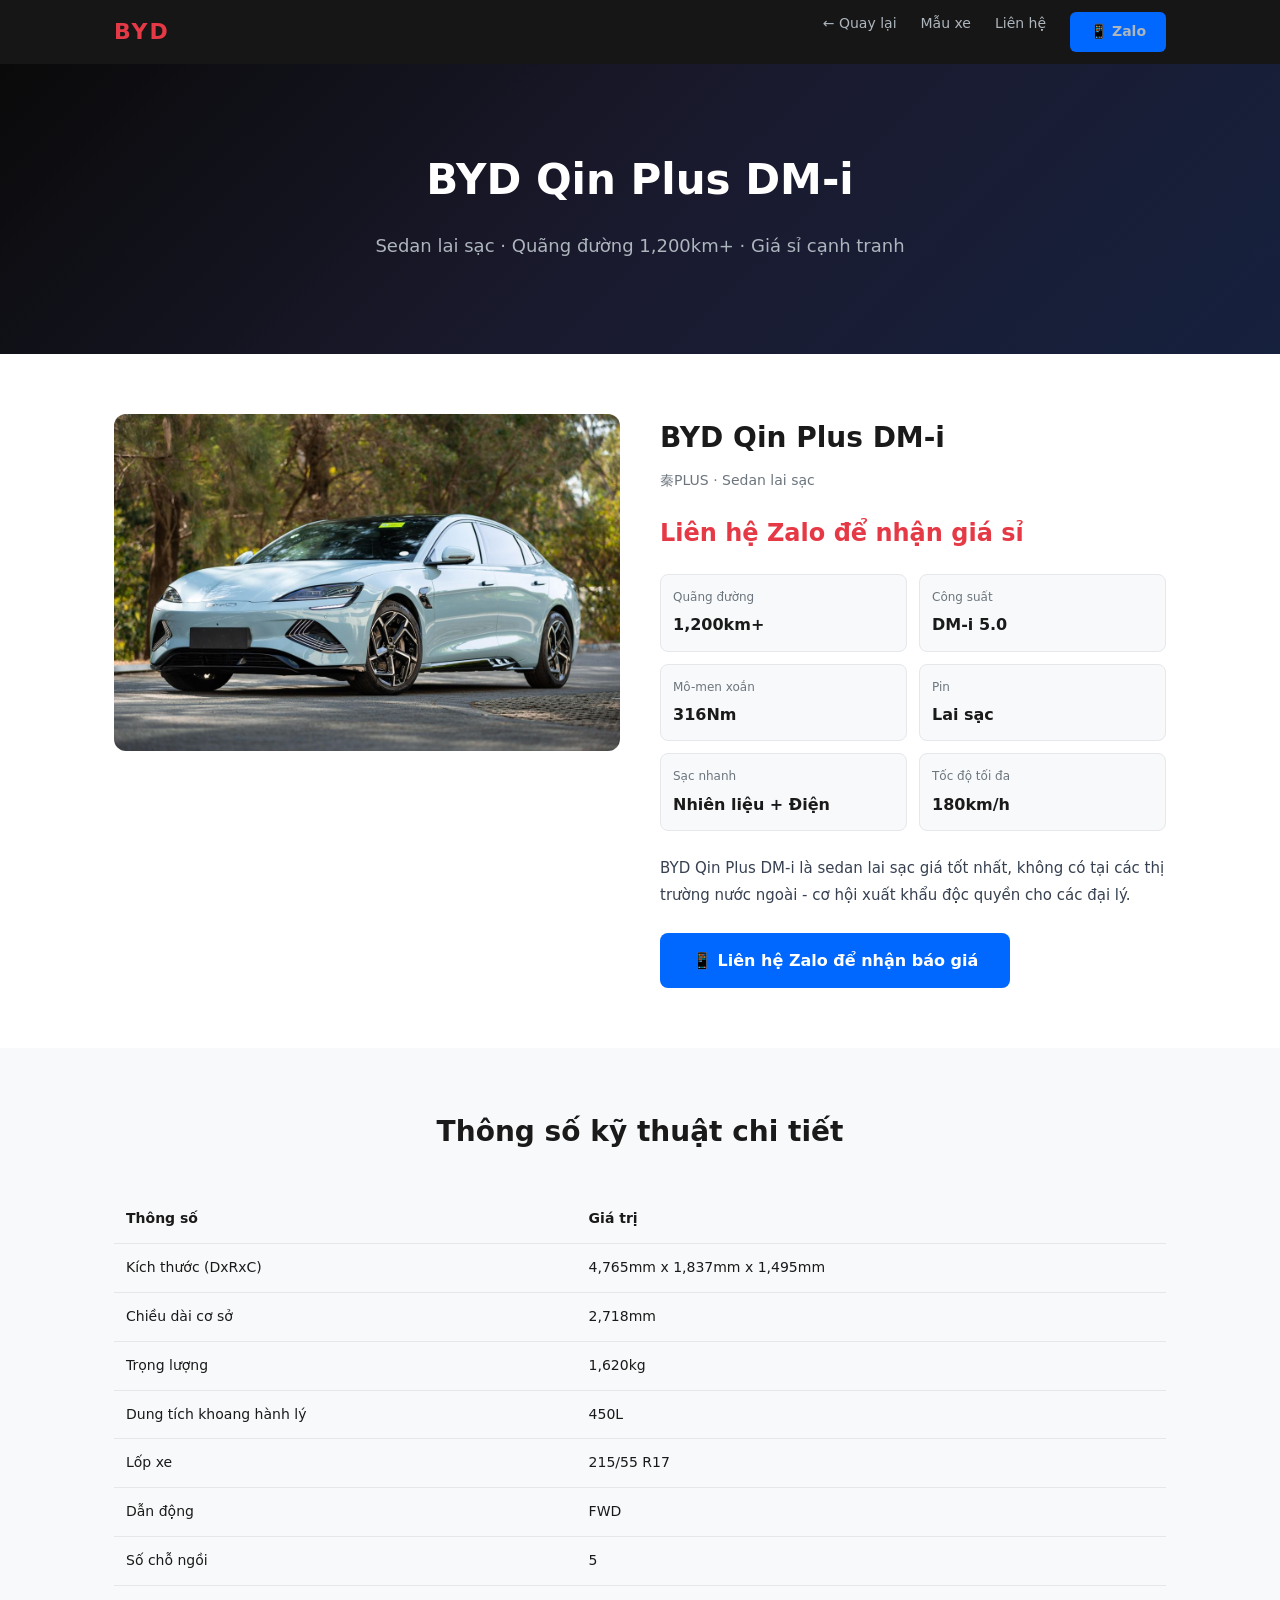
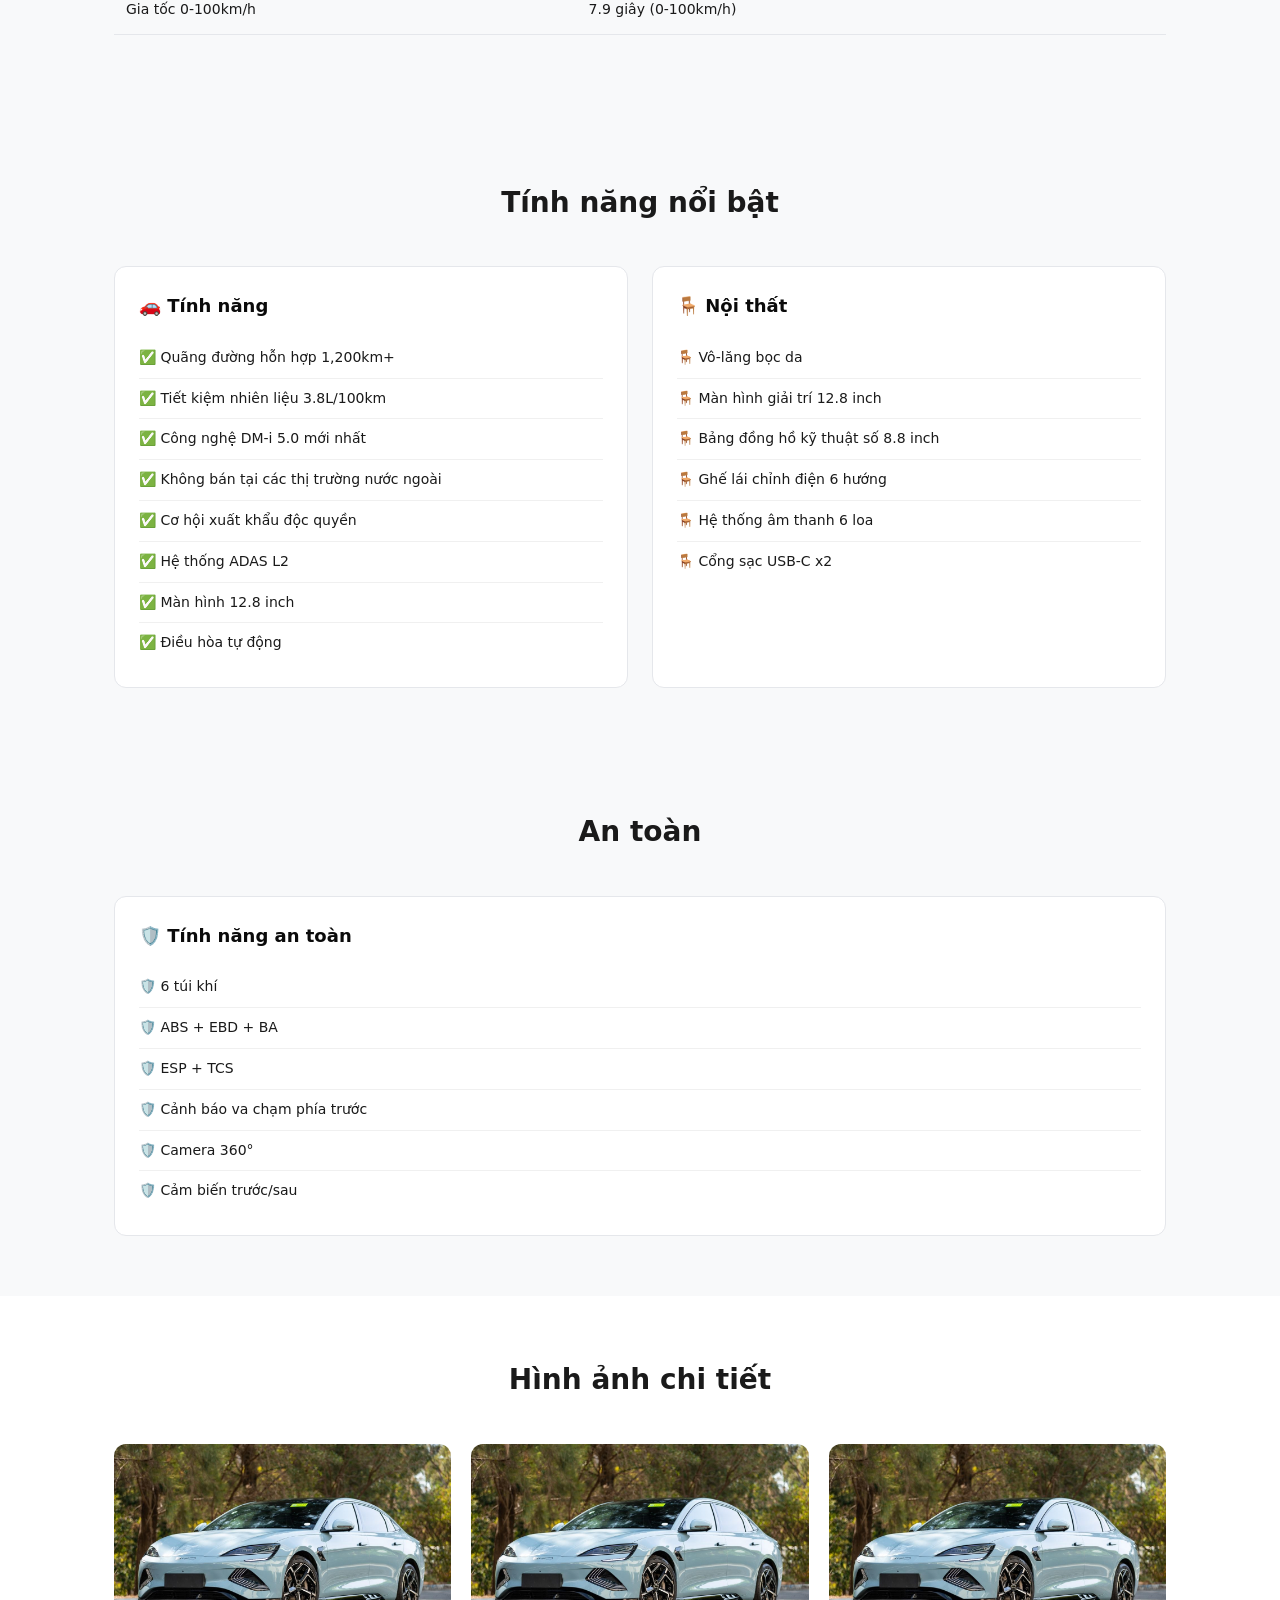
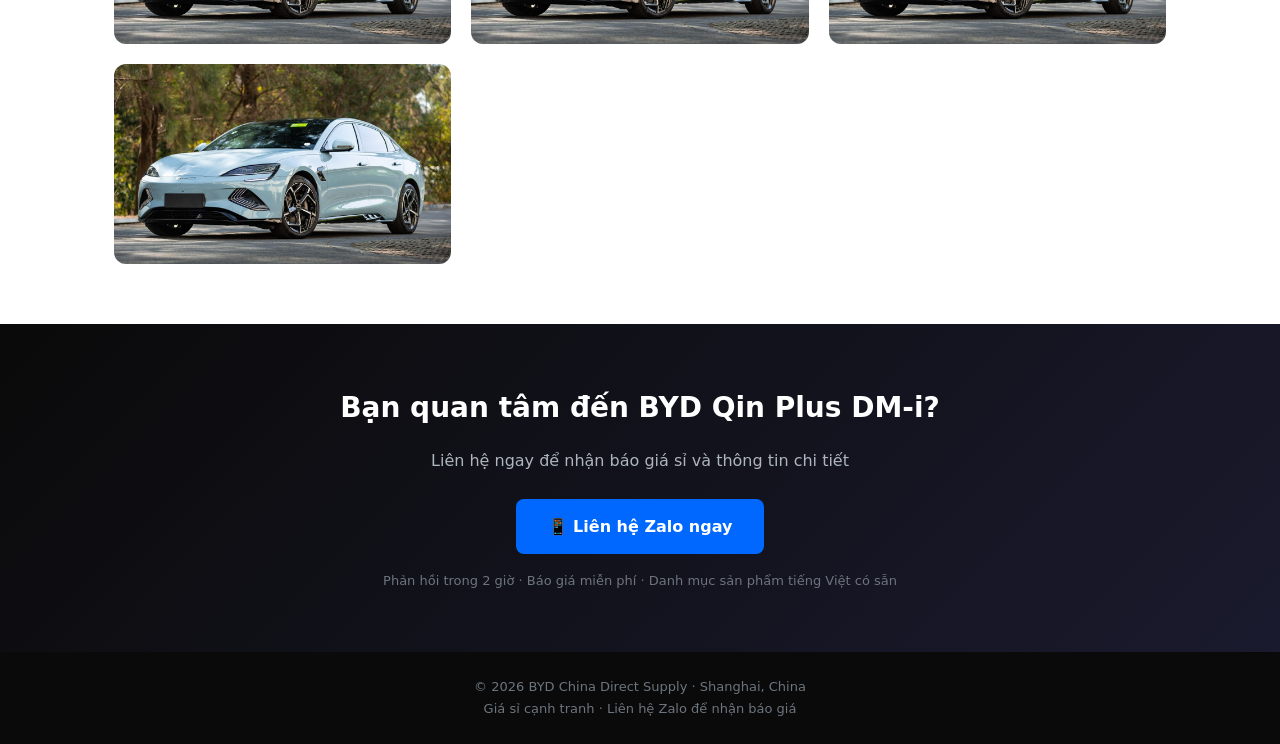
<file: qinplus.html>
<!DOCTYPE html>
<html lang="vi">
<head>
<meta charset="UTF-8">
<meta name="viewport" content="width=device-width, initial-scale=1.0">
<title>BYD Qin Plus DM-i - Sedan lai sạc | BYD China Direct Supply</title>
<meta name="description" content="BYD Qin Plus DM-i - Sedan lai sạc giá tốt nhất, quãng đường 1,200km+, cơ hội xuất khẩu độc quyền.">
<style>
:root{--red:#e63946;--dark:#0a0a0a;--gray:#6c757d;--light:#f8f9fa;--green:#16a34a;--blue:#2563eb}
*{margin:0;padding:0;box-sizing:border-box}
body{font-family:'Segoe UI',system-ui,sans-serif;color:#1a1a1a;line-height:1.7}
.container{max-width:1100px;margin:0 auto;padding:0 24px}
a{color:var(--red);text-decoration:none}
nav{position:sticky;top:0;z-index:100;background:rgba(10,10,10,.95);backdrop-filter:blur(10px);padding:12px 0}
nav .container{display:flex;justify-content:space-between;align-items:center}
nav .logo{font-size:22px;font-weight:900;color:var(--red);letter-spacing:2px}
nav .nav-links{display:flex;gap:24px}
nav .nav-links a{color:#adb5bd;font-size:14px;transition:color .2s}
nav .nav-links a:hover{color:#fff}
nav .cta-btn{background:#0068FF;color:#fff;padding:8px 20px;border-radius:6px;font-weight:700;font-size:13px}
.hero{background:linear-gradient(135deg,#0a0a0a,#1a1a2e 50%,#16213e);color:#fff;text-align:center;padding:80px 20px 60px}
.hero h1{font-size:clamp(28px,4vw,42px);font-weight:900;margin-bottom:16px}
.hero h1 span{color:var(--red)}
.hero p{font-size:18px;color:#adb5bd;max-width:650px;margin:0 auto 32px}
.product{padding:60px 20px}
.product-grid{display:grid;grid-template-columns:1fr 1fr;gap:40px;align-items:start}
.product-image{border-radius:12px;overflow:hidden}
.product-image img{width:100%;height:auto;display:block}
.product-info h2{font-size:28px;font-weight:800;margin-bottom:8px}
.product-info .en-name{font-size:14px;color:var(--gray);margin-bottom:20px}
.product-info .price{font-size:24px;font-weight:700;color:var(--red);margin-bottom:20px}
.product-info .specs{display:grid;grid-template-columns:1fr 1fr;gap:12px;margin-bottom:24px}
.product-info .spec{background:var(--light);border:1px solid #e5e7eb;border-radius:8px;padding:12px}
.product-info .spec-label{font-size:12px;color:var(--gray);margin-bottom:4px}
.product-info .spec-value{font-size:16px;font-weight:700}
.product-info .desc{font-size:15px;color:#374151;line-height:1.8;margin-bottom:24px}
.product-info .features{margin-bottom:24px}
.product-info .features li{margin-bottom:8px;font-size:14px}
.product-info .cta-btn{display:inline-block;background:#0068FF;color:#fff;padding:14px 32px;border-radius:8px;font-weight:700;font-size:16px}
.detail-section{padding:60px 20px;background:var(--light)}
.detail-section h2{text-align:center;font-size:28px;font-weight:800;margin-bottom:40px}
.detail-grid{display:grid;grid-template-columns:1fr 1fr;gap:24px}
.detail-card{background:#fff;border-radius:12px;padding:24px;border:1px solid #e5e7eb}
.detail-card h3{font-size:18px;font-weight:700;margin-bottom:16px;color:var(--dark)}
.detail-card ul{list-style:none;padding:0}
.detail-card li{padding:8px 0;border-bottom:1px solid #f0f0f0;font-size:14px}
.detail-card li:last-child{border-bottom:none}
.specs-table{width:100%;border-collapse:collapse;margin-bottom:24px}
.specs-table th,.specs-table td{padding:12px;text-align:left;border-bottom:1px solid #e5e7eb;font-size:14px}
.specs-table th{background:var(--light);font-weight:600}
.gallery{padding:60px 20px}
.gallery h2{text-align:center;font-size:28px;font-weight:800;margin-bottom:40px}
.gallery-grid{display:grid;grid-template-columns:repeat(auto-fit,minmax(250px,1fr));gap:20px}
.gallery-item{border-radius:12px;overflow:hidden}
.gallery-item img{width:100%;height:200px;object-fit:cover;display:block}
.cta-section{background:linear-gradient(135deg,#0a0a0a,#1a1a2e);color:#fff;text-align:center;padding:60px 20px}
.cta-section h2{font-size:28px;font-weight:800;margin-bottom:16px;color:#fff}
.cta-section p{color:#adb5bd;margin-bottom:24px;font-size:16px}
.cta-section .cta-btn{display:inline-block;background:#0068FF;color:#fff;padding:14px 32px;border-radius:8px;font-weight:700;font-size:16px}
.cta-section .cta-sub{color:#6c757d;margin-top:16px;font-size:13px}
footer{background:var(--dark);color:#6c757d;text-align:center;padding:24px 20px;font-size:13px}
@media(max-width:768px){.product-grid,.detail-grid{grid-template-columns:1fr}}
</style>

<!-- Google Analytics 4 -->
<script async src="https://www.googletagmanager.com/gtag/js?id=G-VB3E0CEPTX"></script>
<script>
  window.dataLayer = window.dataLayer || [];
  function gtag(){dataLayer.push(arguments);}
  gtag('js', new Date());
  gtag('config', 'G-VB3E0CEPTX');
  
  // Track Zalo button clicks
  document.addEventListener('DOMContentLoaded', function() {
    var zaloLinks = document.querySelectorAll('a[href*="zalo.me"]');
    zaloLinks.forEach(function(link) {
      link.addEventListener('click', function() {
        gtag('event', 'click', {
          'event_category': 'Zalo',
          'event_label': 'Zalo Button Click - ' + document.title,
          'value': 1
        });
      });
    });
  });
</script>

<!-- Microsoft Clarity Heatmap -->
<script type="text/javascript">
    (function(c,l,a,r,i,t,y){
        c[a]=c[a]||function(){(c[a].q=c[a].q||[]).push(arguments)};
        t=l.createElement(r);t.async=1;t.src="https://www.clarity.ms/tag/"+i;
        y=l.getElementsByTagName(r)[0];y.parentNode.insertBefore(t,y);
    })(window, document, "clarity", "script", "y169be5r4s");
</script>
</head>
<body>
<nav>
<div class="container">
  <a href="index.html" class="logo">BYD</a>
  <div class="nav-links">
    <a href="index.html">← Quay lại</a>
    <a href="index.html#vehicles">Mẫu xe</a>
    <a href="index.html#contact">Liên hệ</a>
    <a href="https://zalo.me/8613338467295" class="cta-btn">📱 Zalo</a>
  </div>
</div>
</nav>
<header class="hero">
  <h1>BYD Qin Plus DM-i</h1>
  <p>Sedan lai sạc · Quãng đường 1,200km+ · Giá sỉ cạnh tranh</p>
</header>
<section class="product">
<div class="container">
  <div class="product-grid">
    <div class="product-image">
      <img src="images/qinplus.jpg" alt="BYD Qin Plus DM-i">
    </div>
    <div class="product-info">
      <h2>BYD Qin Plus DM-i</h2>
      <div class="en-name">秦PLUS · Sedan lai sạc</div>
      <div class="price">Liên hệ Zalo để nhận giá sỉ</div>
      <div class="specs">
        <div class="spec"><div class="spec-label">Quãng đường</div><div class="spec-value">1,200km+</div></div>
        <div class="spec"><div class="spec-label">Công suất</div><div class="spec-value">DM-i 5.0</div></div>
        <div class="spec"><div class="spec-label">Mô-men xoắn</div><div class="spec-value">316Nm</div></div>
        <div class="spec"><div class="spec-label">Pin</div><div class="spec-value">Lai sạc</div></div>
        <div class="spec"><div class="spec-label">Sạc nhanh</div><div class="spec-value">Nhiên liệu + Điện</div></div>
        <div class="spec"><div class="spec-label">Tốc độ tối đa</div><div class="spec-value">180km/h</div></div>
      </div>
      <div class="desc">BYD Qin Plus DM-i là sedan lai sạc giá tốt nhất, không có tại các thị trường nước ngoài - cơ hội xuất khẩu độc quyền cho các đại lý.</div>
      <a href="https://zalo.me/8613338467295?text=Tôi quan tâm đến BYD Qin Plus DM-i. Gửi tôi báo giá nhé." class="cta-btn">📱 Liên hệ Zalo để nhận báo giá</a>
    </div>
  </div>
</div>
</section>
<section class="detail-section">
<div class="container">
  <h2>Thông số kỹ thuật chi tiết</h2>
  <table class="specs-table">
    <tr><th>Thông số</th><th>Giá trị</th></tr>
    <tr><td>Kích thước (DxRxC)</td><td>4,765mm x 1,837mm x 1,495mm</td></tr>
    <tr><td>Chiều dài cơ sở</td><td>2,718mm</td></tr>
    <tr><td>Trọng lượng</td><td>1,620kg</td></tr>
    <tr><td>Dung tích khoang hành lý</td><td>450L</td></tr>
    <tr><td>Lốp xe</td><td>215/55 R17</td></tr>
    <tr><td>Dẫn động</td><td>FWD</td></tr>
    <tr><td>Số chỗ ngồi</td><td>5</td></tr>
    <tr><td>Gia tốc 0-100km/h</td><td>7.9 giây (0-100km/h)</td></tr>
  </table>
</div>
</section>
<section class="detail-section">
<div class="container">
  <h2>Tính năng nổi bật</h2>
  <div class="detail-grid">
    <div class="detail-card">
      <h3>🚗 Tính năng</h3>
      <ul>
        <li>✅ Quãng đường hỗn hợp 1,200km+</li>
        <li>✅ Tiết kiệm nhiên liệu 3.8L/100km</li>
        <li>✅ Công nghệ DM-i 5.0 mới nhất</li>
        <li>✅ Không bán tại các thị trường nước ngoài</li>
        <li>✅ Cơ hội xuất khẩu độc quyền</li>
        <li>✅ Hệ thống ADAS L2</li>
        <li>✅ Màn hình 12.8 inch</li>
        <li>✅ Điều hòa tự động</li>
      </ul>
    </div>
    <div class="detail-card">
      <h3>🪑 Nội thất</h3>
      <ul>
        <li>🪑 Vô-lăng bọc da</li>
        <li>🪑 Màn hình giải trí 12.8 inch</li>
        <li>🪑 Bảng đồng hồ kỹ thuật số 8.8 inch</li>
        <li>🪑 Ghế lái chỉnh điện 6 hướng</li>
        <li>🪑 Hệ thống âm thanh 6 loa</li>
        <li>🪑 Cổng sạc USB-C x2</li>
      </ul>
    </div>
  </div>
</div>
</section>
<section class="detail-section">
<div class="container">
  <h2>An toàn</h2>
  <div class="detail-card">
    <h3>🛡️ Tính năng an toàn</h3>
    <ul>
        <li>🛡️ 6 túi khí</li>
        <li>🛡️ ABS + EBD + BA</li>
        <li>🛡️ ESP + TCS</li>
        <li>🛡️ Cảnh báo va chạm phía trước</li>
        <li>🛡️ Camera 360°</li>
        <li>🛡️ Cảm biến trước/sau</li>
    </ul>
  </div>
</div>
</section>
<section class="gallery">
<div class="container">
  <h2>Hình ảnh chi tiết</h2>
  <div class="gallery-grid">
    <div class="gallery-item"><img src="images/qinplus.jpg" alt="BYD Qin Plus DM-i ngoại thất"></div>
    <div class="gallery-item"><img src="images/qinplus.jpg" alt="BYD Qin Plus DM-i nội thất"></div>
    <div class="gallery-item"><img src="images/qinplus.jpg" alt="BYD Qin Plus DM-i sạc"></div>
    <div class="gallery-item"><img src="images/qinplus.jpg" alt="BYD Qin Plus DM-i bên"></div>
  </div>
</div>
</section>
<section class="cta-section">
<div class="container">
  <h2>Bạn quan tâm đến BYD Qin Plus DM-i?</h2>
  <p>Liên hệ ngay để nhận báo giá sỉ và thông tin chi tiết</p>
  <a href="https://zalo.me/8613338467295?text=Tôi quan tâm đến BYD Qin Plus DM-i. Gửi tôi báo giá nhé." class="cta-btn">📱 Liên hệ Zalo ngay</a>
  <div class="cta-sub">Phản hồi trong 2 giờ · Báo giá miễn phí · Danh mục sản phẩm tiếng Việt có sẵn</div>
</div>
</section>
<footer>
  <p>© 2026 BYD China Direct Supply · Shanghai, China</p>
  <p>Giá sỉ cạnh tranh · Liên hệ Zalo để nhận báo giá</p>
</footer>
<script type="text/javascript">
var Tawk_API=Tawk_API||{}, Tawk_LoadStart=new Date();
(function(){
var s1=document.createElement("script"),s0=document.getElementsByTagName("script")[0];
s1.async=true;
s1.src="https://embed.tawk.to/6a6d6f5df9ea531d4e99976f/1jutnm2cq";
s1.charset="UTF-8";
s1.setAttribute("crossorigin","*");
s0.parentNode.insertBefore(s1,s0);
})();
</script>
</body>
</html>
</file>
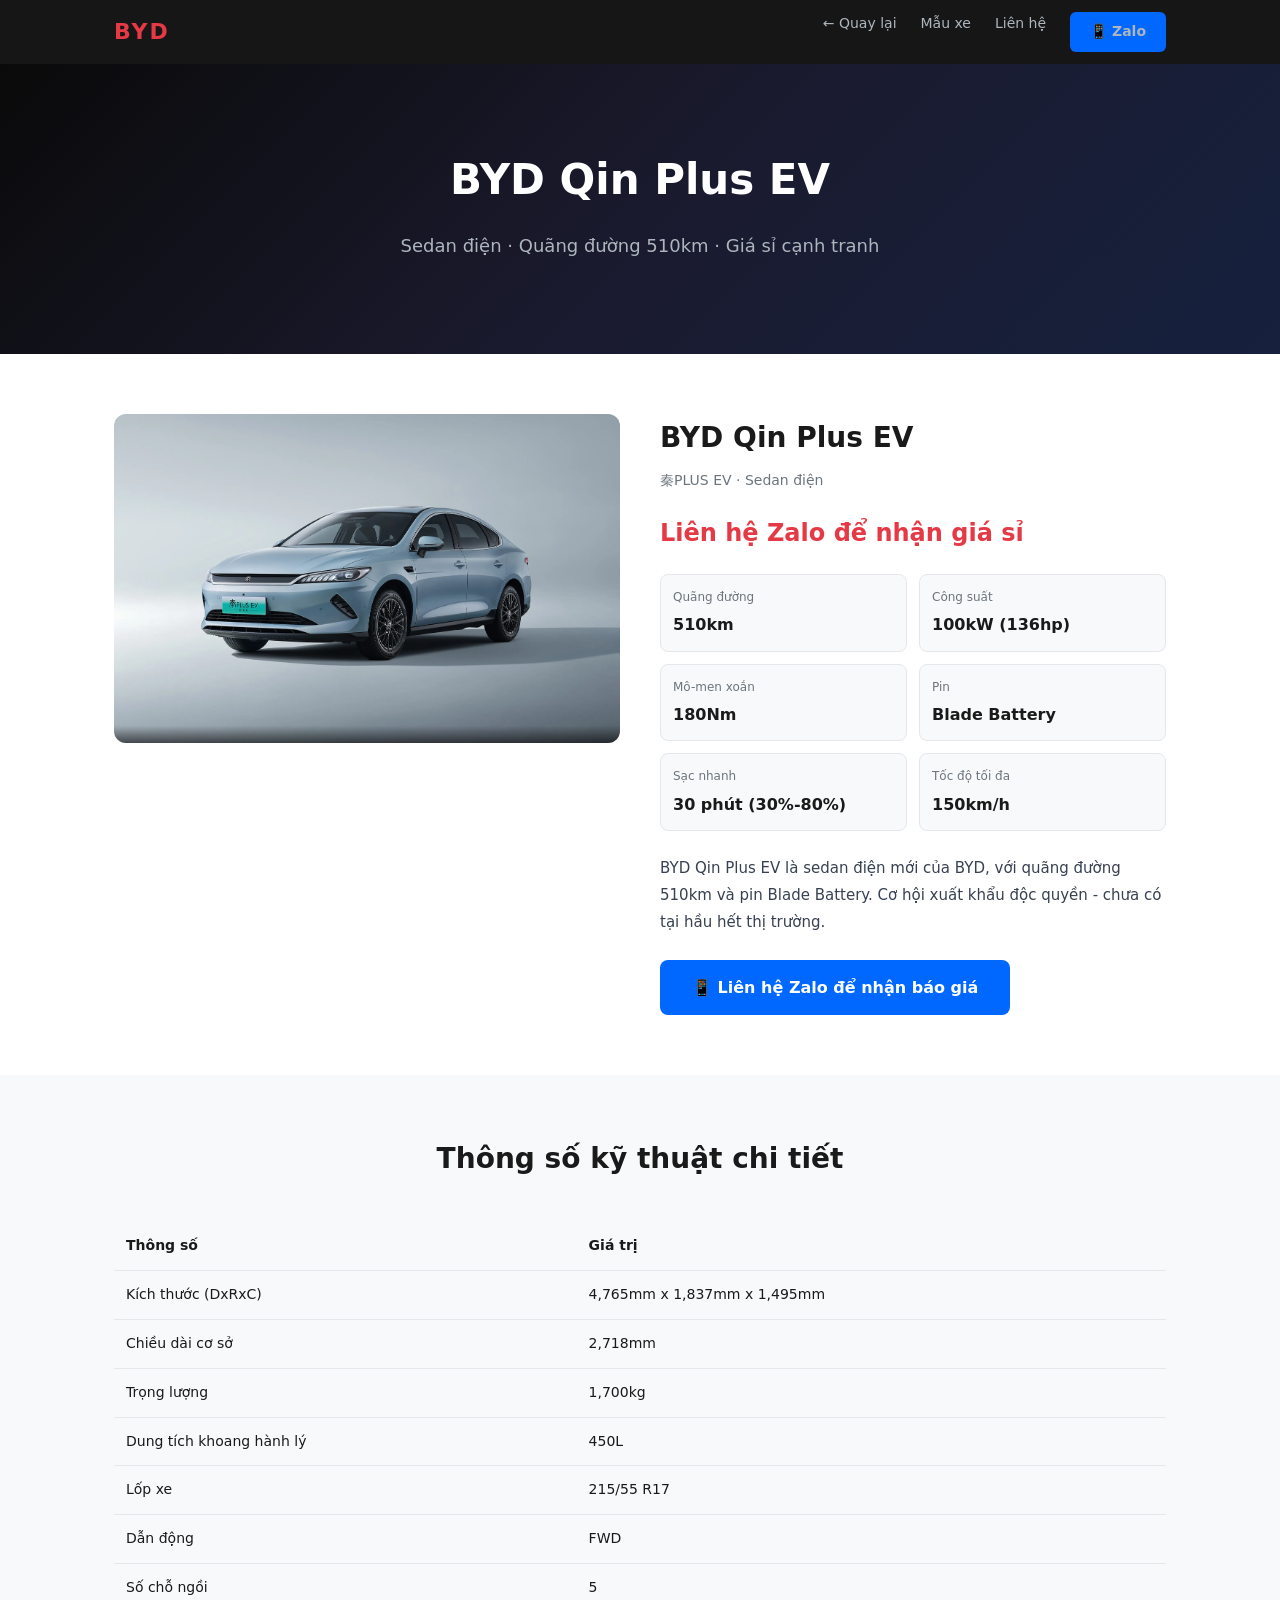
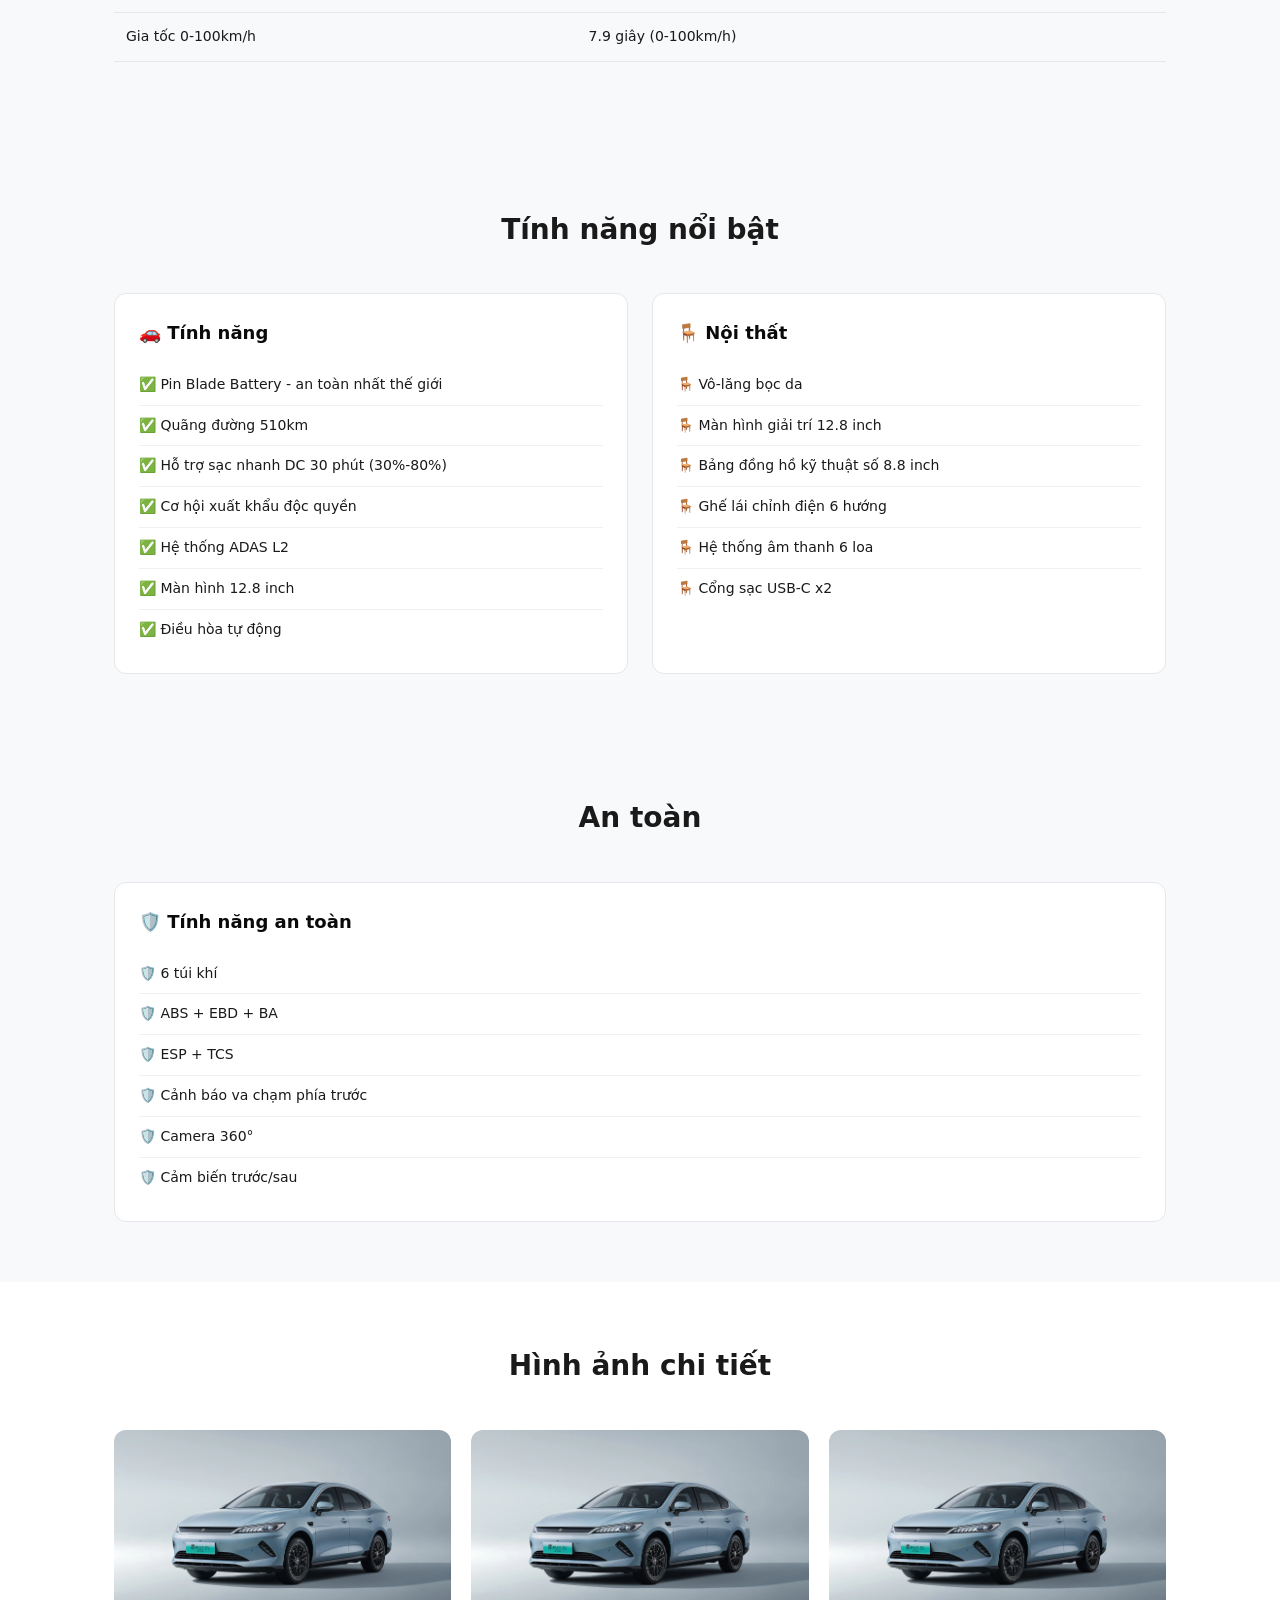
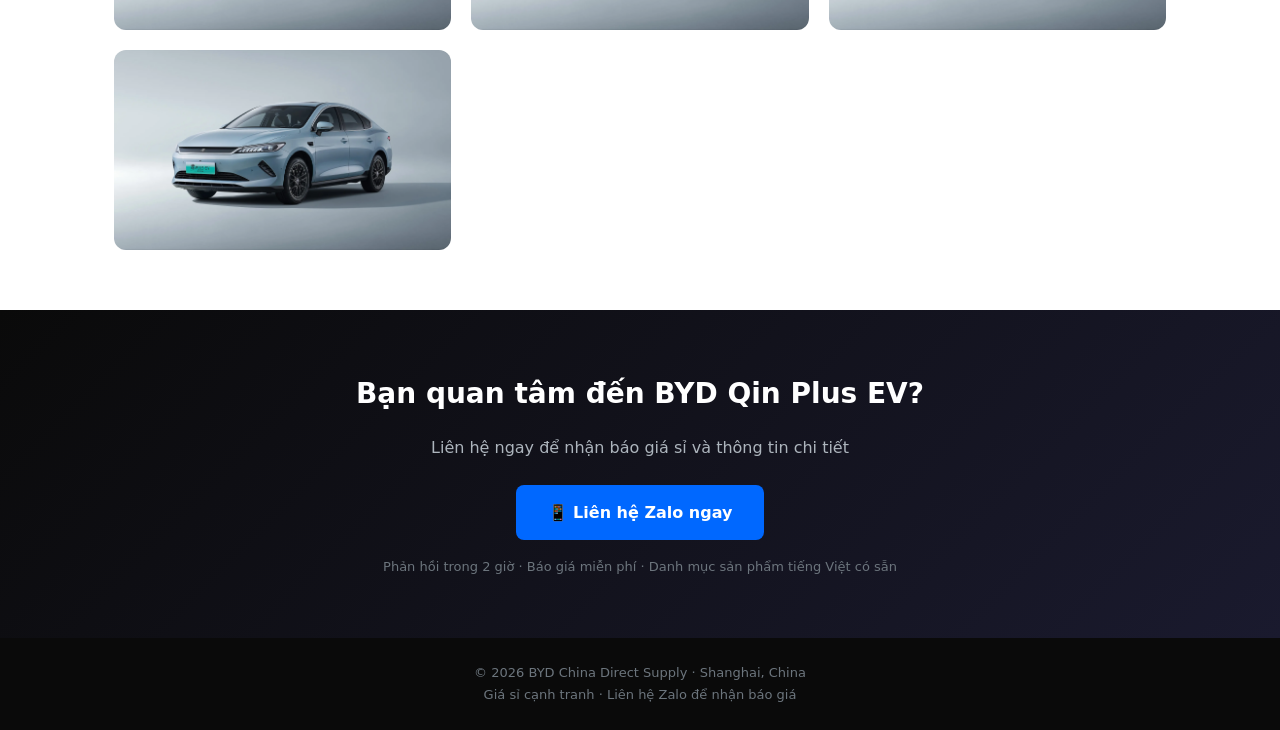
<file: qinplusev.html>
<!DOCTYPE html>
<html lang="vi">
<head>
<meta charset="UTF-8">
<meta name="viewport" content="width=device-width, initial-scale=1.0">
<title>BYD Qin Plus EV - Sedan điện | BYD China Direct Supply</title>
<meta name="description" content="BYD Qin Plus EV - Sedan điện, quãng đường 510km, pin Blade Battery, cơ hội xuất khẩu độc quyền.">
<style>
:root{--red:#e63946;--dark:#0a0a0a;--gray:#6c757d;--light:#f8f9fa;--green:#16a34a;--blue:#2563eb}
*{margin:0;padding:0;box-sizing:border-box}
body{font-family:'Segoe UI',system-ui,sans-serif;color:#1a1a1a;line-height:1.7}
.container{max-width:1100px;margin:0 auto;padding:0 24px}
a{color:var(--red);text-decoration:none}
nav{position:sticky;top:0;z-index:100;background:rgba(10,10,10,.95);backdrop-filter:blur(10px);padding:12px 0}
nav .container{display:flex;justify-content:space-between;align-items:center}
nav .logo{font-size:22px;font-weight:900;color:var(--red);letter-spacing:2px}
nav .nav-links{display:flex;gap:24px}
nav .nav-links a{color:#adb5bd;font-size:14px;transition:color .2s}
nav .nav-links a:hover{color:#fff}
nav .cta-btn{background:#0068FF;color:#fff;padding:8px 20px;border-radius:6px;font-weight:700;font-size:13px}
.hero{background:linear-gradient(135deg,#0a0a0a,#1a1a2e 50%,#16213e);color:#fff;text-align:center;padding:80px 20px 60px}
.hero h1{font-size:clamp(28px,4vw,42px);font-weight:900;margin-bottom:16px}
.hero h1 span{color:var(--red)}
.hero p{font-size:18px;color:#adb5bd;max-width:650px;margin:0 auto 32px}
.product{padding:60px 20px}
.product-grid{display:grid;grid-template-columns:1fr 1fr;gap:40px;align-items:start}
.product-image{border-radius:12px;overflow:hidden}
.product-image img{width:100%;height:auto;display:block}
.product-info h2{font-size:28px;font-weight:800;margin-bottom:8px}
.product-info .en-name{font-size:14px;color:var(--gray);margin-bottom:20px}
.product-info .price{font-size:24px;font-weight:700;color:var(--red);margin-bottom:20px}
.product-info .specs{display:grid;grid-template-columns:1fr 1fr;gap:12px;margin-bottom:24px}
.product-info .spec{background:var(--light);border:1px solid #e5e7eb;border-radius:8px;padding:12px}
.product-info .spec-label{font-size:12px;color:var(--gray);margin-bottom:4px}
.product-info .spec-value{font-size:16px;font-weight:700}
.product-info .desc{font-size:15px;color:#374151;line-height:1.8;margin-bottom:24px}
.product-info .features{margin-bottom:24px}
.product-info .features li{margin-bottom:8px;font-size:14px}
.product-info .cta-btn{display:inline-block;background:#0068FF;color:#fff;padding:14px 32px;border-radius:8px;font-weight:700;font-size:16px}
.detail-section{padding:60px 20px;background:var(--light)}
.detail-section h2{text-align:center;font-size:28px;font-weight:800;margin-bottom:40px}
.detail-grid{display:grid;grid-template-columns:1fr 1fr;gap:24px}
.detail-card{background:#fff;border-radius:12px;padding:24px;border:1px solid #e5e7eb}
.detail-card h3{font-size:18px;font-weight:700;margin-bottom:16px;color:var(--dark)}
.detail-card ul{list-style:none;padding:0}
.detail-card li{padding:8px 0;border-bottom:1px solid #f0f0f0;font-size:14px}
.detail-card li:last-child{border-bottom:none}
.specs-table{width:100%;border-collapse:collapse;margin-bottom:24px}
.specs-table th,.specs-table td{padding:12px;text-align:left;border-bottom:1px solid #e5e7eb;font-size:14px}
.specs-table th{background:var(--light);font-weight:600}
.gallery{padding:60px 20px}
.gallery h2{text-align:center;font-size:28px;font-weight:800;margin-bottom:40px}
.gallery-grid{display:grid;grid-template-columns:repeat(auto-fit,minmax(250px,1fr));gap:20px}
.gallery-item{border-radius:12px;overflow:hidden}
.gallery-item img{width:100%;height:200px;object-fit:cover;display:block}
.cta-section{background:linear-gradient(135deg,#0a0a0a,#1a1a2e);color:#fff;text-align:center;padding:60px 20px}
.cta-section h2{font-size:28px;font-weight:800;margin-bottom:16px;color:#fff}
.cta-section p{color:#adb5bd;margin-bottom:24px;font-size:16px}
.cta-section .cta-btn{display:inline-block;background:#0068FF;color:#fff;padding:14px 32px;border-radius:8px;font-weight:700;font-size:16px}
.cta-section .cta-sub{color:#6c757d;margin-top:16px;font-size:13px}
footer{background:var(--dark);color:#6c757d;text-align:center;padding:24px 20px;font-size:13px}
@media(max-width:768px){.product-grid,.detail-grid{grid-template-columns:1fr}}
</style>

<!-- Google Analytics 4 -->
<script async src="https://www.googletagmanager.com/gtag/js?id=G-VB3E0CEPTX"></script>
<script>
  window.dataLayer = window.dataLayer || [];
  function gtag(){dataLayer.push(arguments);}
  gtag('js', new Date());
  gtag('config', 'G-VB3E0CEPTX');
  
  // Track Zalo button clicks
  document.addEventListener('DOMContentLoaded', function() {
    var zaloLinks = document.querySelectorAll('a[href*="zalo.me"]');
    zaloLinks.forEach(function(link) {
      link.addEventListener('click', function() {
        gtag('event', 'click', {
          'event_category': 'Zalo',
          'event_label': 'Zalo Button Click - ' + document.title,
          'value': 1
        });
      });
    });
  });
</script>

<!-- Microsoft Clarity Heatmap -->
<script type="text/javascript">
    (function(c,l,a,r,i,t,y){
        c[a]=c[a]||function(){(c[a].q=c[a].q||[]).push(arguments)};
        t=l.createElement(r);t.async=1;t.src="https://www.clarity.ms/tag/"+i;
        y=l.getElementsByTagName(r)[0];y.parentNode.insertBefore(t,y);
    })(window, document, "clarity", "script", "y169be5r4s");
</script>
</head>
<body>
<nav>
<div class="container">
  <a href="index.html" class="logo">BYD</a>
  <div class="nav-links">
    <a href="index.html">← Quay lại</a>
    <a href="index.html#vehicles">Mẫu xe</a>
    <a href="index.html#contact">Liên hệ</a>
    <a href="https://zalo.me/8613338467295" class="cta-btn">📱 Zalo</a>
  </div>
</div>
</nav>
<header class="hero">
  <h1>BYD Qin Plus EV</h1>
  <p>Sedan điện · Quãng đường 510km · Giá sỉ cạnh tranh</p>
</header>
<section class="product">
<div class="container">
  <div class="product-grid">
    <div class="product-image">
      <img src="images/qinplusev.jpg" alt="BYD Qin Plus EV">
    </div>
    <div class="product-info">
      <h2>BYD Qin Plus EV</h2>
      <div class="en-name">秦PLUS EV · Sedan điện</div>
      <div class="price">Liên hệ Zalo để nhận giá sỉ</div>
      <div class="specs">
        <div class="spec"><div class="spec-label">Quãng đường</div><div class="spec-value">510km</div></div>
        <div class="spec"><div class="spec-label">Công suất</div><div class="spec-value">100kW (136hp)</div></div>
        <div class="spec"><div class="spec-label">Mô-men xoắn</div><div class="spec-value">180Nm</div></div>
        <div class="spec"><div class="spec-label">Pin</div><div class="spec-value">Blade Battery</div></div>
        <div class="spec"><div class="spec-label">Sạc nhanh</div><div class="spec-value">30 phút (30%-80%)</div></div>
        <div class="spec"><div class="spec-label">Tốc độ tối đa</div><div class="spec-value">150km/h</div></div>
      </div>
      <div class="desc">BYD Qin Plus EV là sedan điện mới của BYD, với quãng đường 510km và pin Blade Battery. Cơ hội xuất khẩu độc quyền - chưa có tại hầu hết thị trường.</div>
      <a href="https://zalo.me/8613338467295?text=Tôi quan tâm đến BYD Qin Plus EV. Gửi tôi báo giá nhé." class="cta-btn">📱 Liên hệ Zalo để nhận báo giá</a>
    </div>
  </div>
</div>
</section>
<section class="detail-section">
<div class="container">
  <h2>Thông số kỹ thuật chi tiết</h2>
  <table class="specs-table">
    <tr><th>Thông số</th><th>Giá trị</th></tr>
    <tr><td>Kích thước (DxRxC)</td><td>4,765mm x 1,837mm x 1,495mm</td></tr>
    <tr><td>Chiều dài cơ sở</td><td>2,718mm</td></tr>
    <tr><td>Trọng lượng</td><td>1,700kg</td></tr>
    <tr><td>Dung tích khoang hành lý</td><td>450L</td></tr>
    <tr><td>Lốp xe</td><td>215/55 R17</td></tr>
    <tr><td>Dẫn động</td><td>FWD</td></tr>
    <tr><td>Số chỗ ngồi</td><td>5</td></tr>
    <tr><td>Gia tốc 0-100km/h</td><td>7.9 giây (0-100km/h)</td></tr>
  </table>
</div>
</section>
<section class="detail-section">
<div class="container">
  <h2>Tính năng nổi bật</h2>
  <div class="detail-grid">
    <div class="detail-card">
      <h3>🚗 Tính năng</h3>
      <ul>
        <li>✅ Pin Blade Battery - an toàn nhất thế giới</li>
        <li>✅ Quãng đường 510km</li>
        <li>✅ Hỗ trợ sạc nhanh DC 30 phút (30%-80%)</li>
        <li>✅ Cơ hội xuất khẩu độc quyền</li>
        <li>✅ Hệ thống ADAS L2</li>
        <li>✅ Màn hình 12.8 inch</li>
        <li>✅ Điều hòa tự động</li>
      </ul>
    </div>
    <div class="detail-card">
      <h3>🪑 Nội thất</h3>
      <ul>
        <li>🪑 Vô-lăng bọc da</li>
        <li>🪑 Màn hình giải trí 12.8 inch</li>
        <li>🪑 Bảng đồng hồ kỹ thuật số 8.8 inch</li>
        <li>🪑 Ghế lái chỉnh điện 6 hướng</li>
        <li>🪑 Hệ thống âm thanh 6 loa</li>
        <li>🪑 Cổng sạc USB-C x2</li>
      </ul>
    </div>
  </div>
</div>
</section>
<section class="detail-section">
<div class="container">
  <h2>An toàn</h2>
  <div class="detail-card">
    <h3>🛡️ Tính năng an toàn</h3>
    <ul>
        <li>🛡️ 6 túi khí</li>
        <li>🛡️ ABS + EBD + BA</li>
        <li>🛡️ ESP + TCS</li>
        <li>🛡️ Cảnh báo va chạm phía trước</li>
        <li>🛡️ Camera 360°</li>
        <li>🛡️ Cảm biến trước/sau</li>
    </ul>
  </div>
</div>
</section>
<section class="gallery">
<div class="container">
  <h2>Hình ảnh chi tiết</h2>
  <div class="gallery-grid">
    <div class="gallery-item"><img src="images/qinplusev.jpg" alt="BYD Qin Plus EV ngoại thất"></div>
    <div class="gallery-item"><img src="images/qinplusev.jpg" alt="BYD Qin Plus EV nội thất"></div>
    <div class="gallery-item"><img src="images/qinplusev.jpg" alt="BYD Qin Plus EV sạc"></div>
    <div class="gallery-item"><img src="images/qinplusev.jpg" alt="BYD Qin Plus EV bên"></div>
  </div>
</div>
</section>
<section class="cta-section">
<div class="container">
  <h2>Bạn quan tâm đến BYD Qin Plus EV?</h2>
  <p>Liên hệ ngay để nhận báo giá sỉ và thông tin chi tiết</p>
  <a href="https://zalo.me/8613338467295?text=Tôi quan tâm đến BYD Qin Plus EV. Gửi tôi báo giá nhé." class="cta-btn">📱 Liên hệ Zalo ngay</a>
  <div class="cta-sub">Phản hồi trong 2 giờ · Báo giá miễn phí · Danh mục sản phẩm tiếng Việt có sẵn</div>
</div>
</section>
<footer>
  <p>© 2026 BYD China Direct Supply · Shanghai, China</p>
  <p>Giá sỉ cạnh tranh · Liên hệ Zalo để nhận báo giá</p>
</footer>
<script type="text/javascript">
var Tawk_API=Tawk_API||{}, Tawk_LoadStart=new Date();
(function(){
var s1=document.createElement("script"),s0=document.getElementsByTagName("script")[0];
s1.async=true;
s1.src="https://embed.tawk.to/6a6d6f5df9ea531d4e99976f/1jutnm2cq";
s1.charset="UTF-8";
s1.setAttribute("crossorigin","*");
s0.parentNode.insertBefore(s1,s0);
})();
</script>
</body>
</html>
</file>
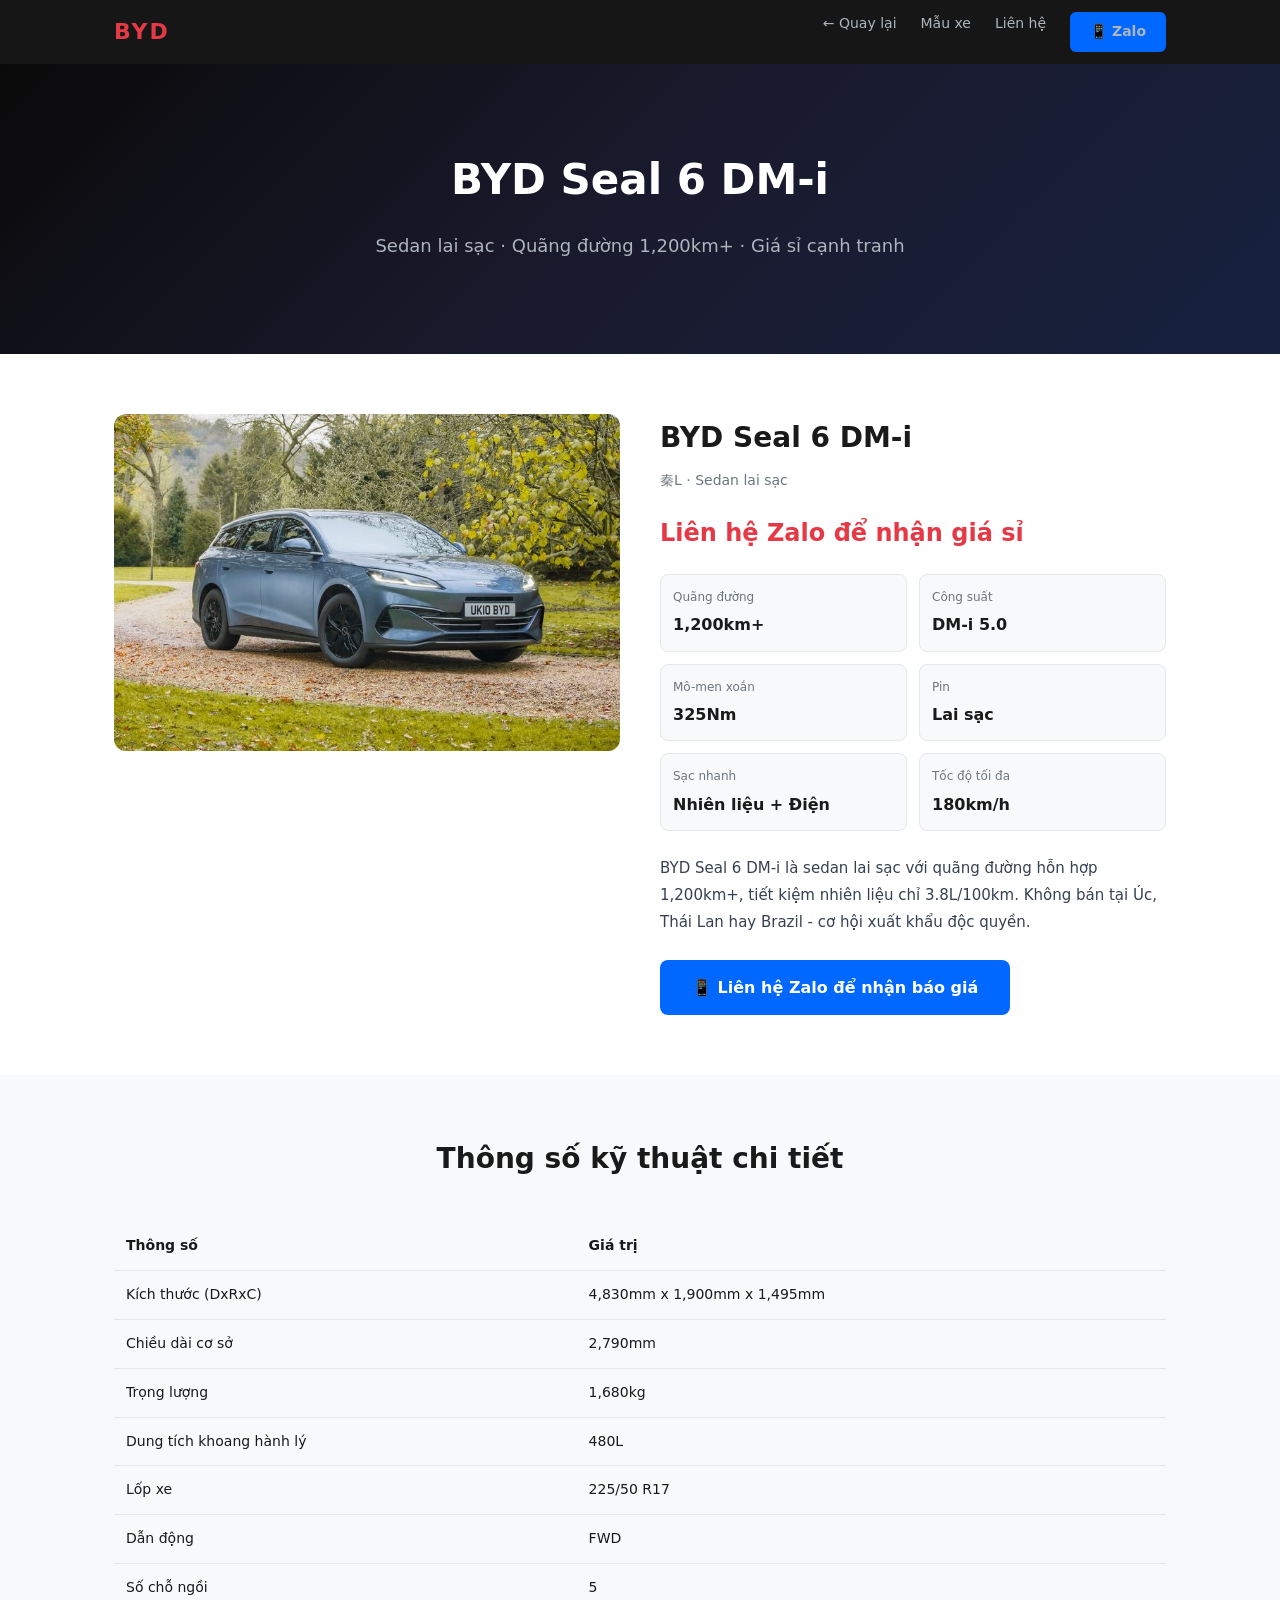
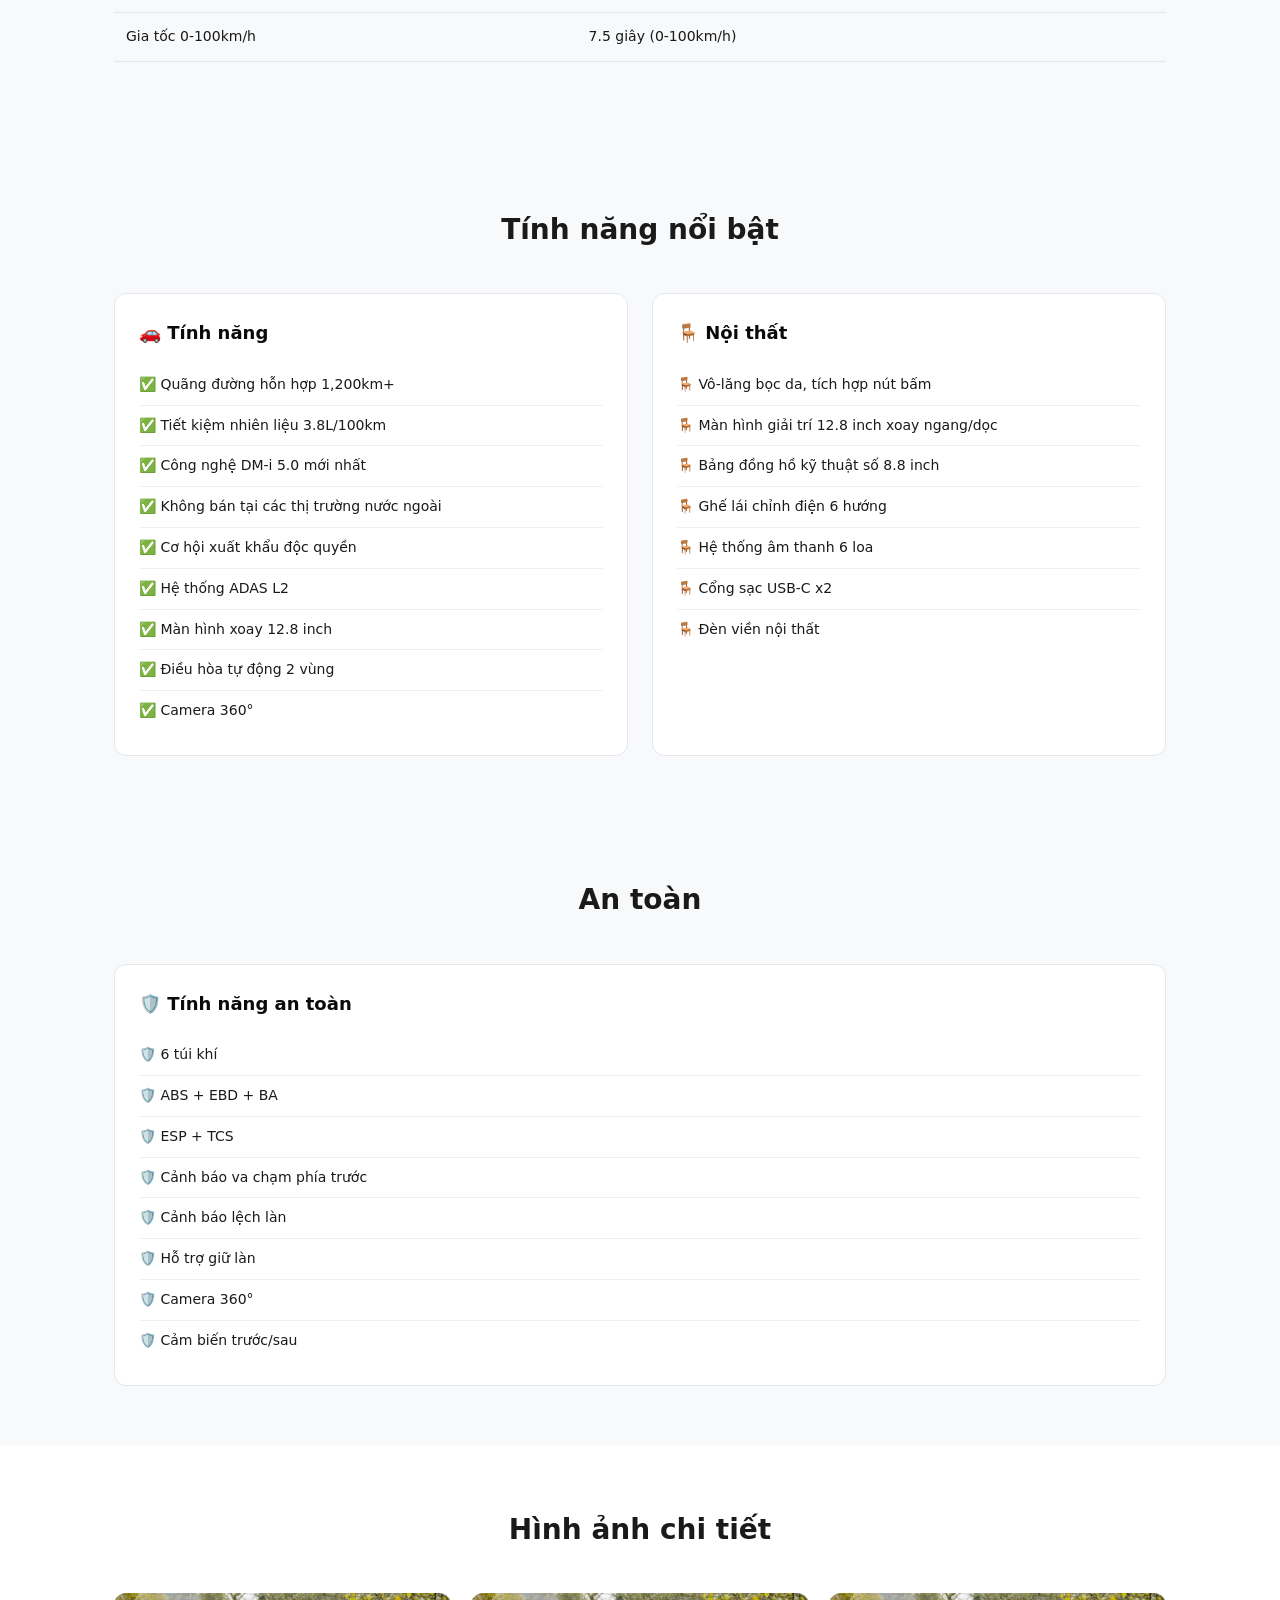
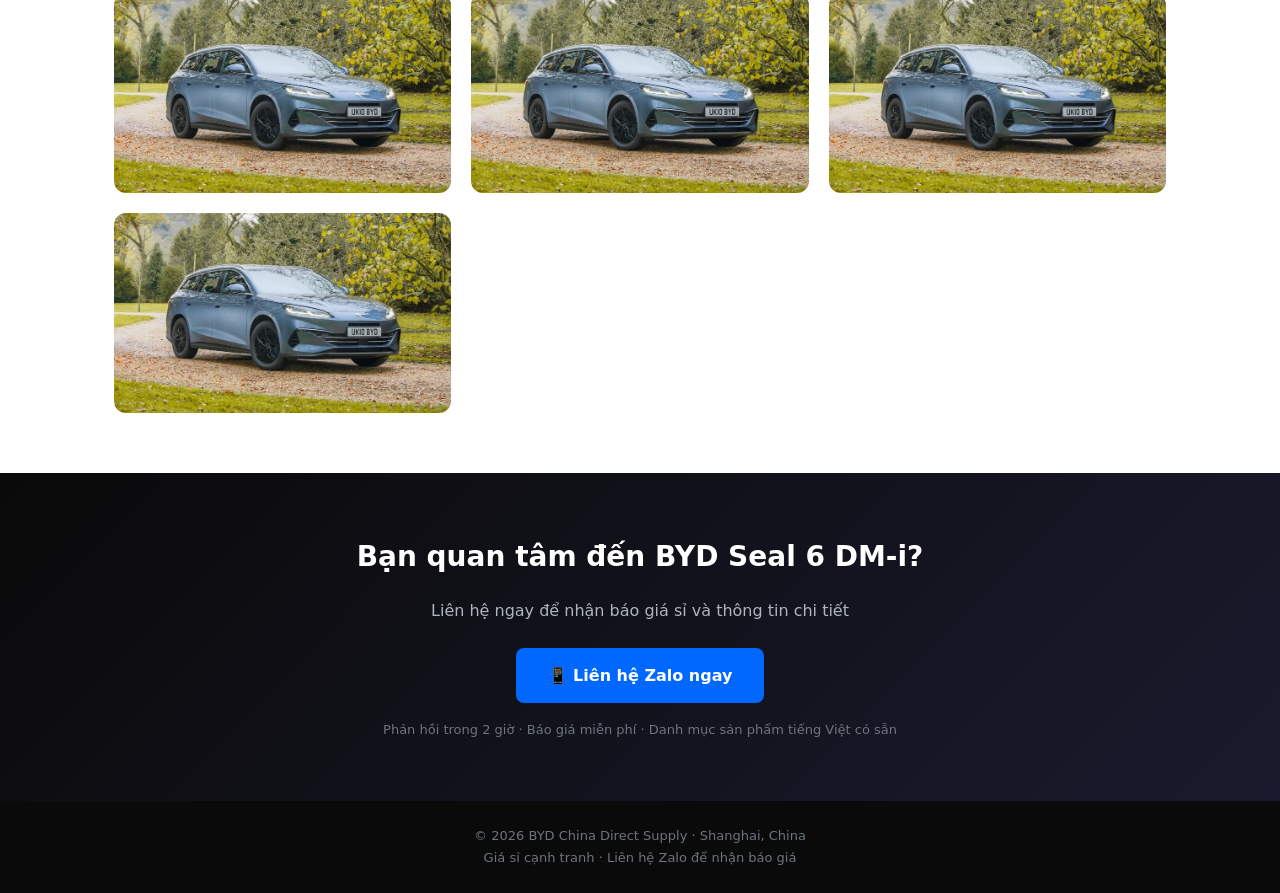
<file: seal6.html>
<!DOCTYPE html>
<html lang="vi">
<head>
<meta charset="UTF-8">
<meta name="viewport" content="width=device-width, initial-scale=1.0">
<title>BYD Seal 6 DM-i - Sedan lai sạc | BYD China Direct Supply</title>
<meta name="description" content="BYD Seal 6 DM-i - Sedan lai sạc, quãng đường 1,200km+, tiết kiệm 3.8L/100km, cơ hội xuất khẩu độc quyền.">
<style>
:root{--red:#e63946;--dark:#0a0a0a;--gray:#6c757d;--light:#f8f9fa;--green:#16a34a;--blue:#2563eb}
*{margin:0;padding:0;box-sizing:border-box}
body{font-family:'Segoe UI',system-ui,sans-serif;color:#1a1a1a;line-height:1.7}
.container{max-width:1100px;margin:0 auto;padding:0 24px}
a{color:var(--red);text-decoration:none}
nav{position:sticky;top:0;z-index:100;background:rgba(10,10,10,.95);backdrop-filter:blur(10px);padding:12px 0}
nav .container{display:flex;justify-content:space-between;align-items:center}
nav .logo{font-size:22px;font-weight:900;color:var(--red);letter-spacing:2px}
nav .nav-links{display:flex;gap:24px}
nav .nav-links a{color:#adb5bd;font-size:14px;transition:color .2s}
nav .nav-links a:hover{color:#fff}
nav .cta-btn{background:#0068FF;color:#fff;padding:8px 20px;border-radius:6px;font-weight:700;font-size:13px}
.hero{background:linear-gradient(135deg,#0a0a0a,#1a1a2e 50%,#16213e);color:#fff;text-align:center;padding:80px 20px 60px}
.hero h1{font-size:clamp(28px,4vw,42px);font-weight:900;margin-bottom:16px}
.hero h1 span{color:var(--red)}
.hero p{font-size:18px;color:#adb5bd;max-width:650px;margin:0 auto 32px}
.product{padding:60px 20px}
.product-grid{display:grid;grid-template-columns:1fr 1fr;gap:40px;align-items:start}
.product-image{border-radius:12px;overflow:hidden}
.product-image img{width:100%;height:auto;display:block}
.product-info h2{font-size:28px;font-weight:800;margin-bottom:8px}
.product-info .en-name{font-size:14px;color:var(--gray);margin-bottom:20px}
.product-info .price{font-size:24px;font-weight:700;color:var(--red);margin-bottom:20px}
.product-info .specs{display:grid;grid-template-columns:1fr 1fr;gap:12px;margin-bottom:24px}
.product-info .spec{background:var(--light);border:1px solid #e5e7eb;border-radius:8px;padding:12px}
.product-info .spec-label{font-size:12px;color:var(--gray);margin-bottom:4px}
.product-info .spec-value{font-size:16px;font-weight:700}
.product-info .desc{font-size:15px;color:#374151;line-height:1.8;margin-bottom:24px}
.product-info .features{margin-bottom:24px}
.product-info .features li{margin-bottom:8px;font-size:14px}
.product-info .cta-btn{display:inline-block;background:#0068FF;color:#fff;padding:14px 32px;border-radius:8px;font-weight:700;font-size:16px}
.detail-section{padding:60px 20px;background:var(--light)}
.detail-section h2{text-align:center;font-size:28px;font-weight:800;margin-bottom:40px}
.detail-grid{display:grid;grid-template-columns:1fr 1fr;gap:24px}
.detail-card{background:#fff;border-radius:12px;padding:24px;border:1px solid #e5e7eb}
.detail-card h3{font-size:18px;font-weight:700;margin-bottom:16px;color:var(--dark)}
.detail-card ul{list-style:none;padding:0}
.detail-card li{padding:8px 0;border-bottom:1px solid #f0f0f0;font-size:14px}
.detail-card li:last-child{border-bottom:none}
.specs-table{width:100%;border-collapse:collapse;margin-bottom:24px}
.specs-table th,.specs-table td{padding:12px;text-align:left;border-bottom:1px solid #e5e7eb;font-size:14px}
.specs-table th{background:var(--light);font-weight:600}
.gallery{padding:60px 20px}
.gallery h2{text-align:center;font-size:28px;font-weight:800;margin-bottom:40px}
.gallery-grid{display:grid;grid-template-columns:repeat(auto-fit,minmax(250px,1fr));gap:20px}
.gallery-item{border-radius:12px;overflow:hidden}
.gallery-item img{width:100%;height:200px;object-fit:cover;display:block}
.cta-section{background:linear-gradient(135deg,#0a0a0a,#1a1a2e);color:#fff;text-align:center;padding:60px 20px}
.cta-section h2{font-size:28px;font-weight:800;margin-bottom:16px;color:#fff}
.cta-section p{color:#adb5bd;margin-bottom:24px;font-size:16px}
.cta-section .cta-btn{display:inline-block;background:#0068FF;color:#fff;padding:14px 32px;border-radius:8px;font-weight:700;font-size:16px}
.cta-section .cta-sub{color:#6c757d;margin-top:16px;font-size:13px}
footer{background:var(--dark);color:#6c757d;text-align:center;padding:24px 20px;font-size:13px}
@media(max-width:768px){.product-grid,.detail-grid{grid-template-columns:1fr}}
</style>

<!-- Google Analytics 4 -->
<script async src="https://www.googletagmanager.com/gtag/js?id=G-VB3E0CEPTX"></script>
<script>
  window.dataLayer = window.dataLayer || [];
  function gtag(){dataLayer.push(arguments);}
  gtag('js', new Date());
  gtag('config', 'G-VB3E0CEPTX');
  
  // Track Zalo button clicks
  document.addEventListener('DOMContentLoaded', function() {
    var zaloLinks = document.querySelectorAll('a[href*="zalo.me"]');
    zaloLinks.forEach(function(link) {
      link.addEventListener('click', function() {
        gtag('event', 'click', {
          'event_category': 'Zalo',
          'event_label': 'Zalo Button Click - ' + document.title,
          'value': 1
        });
      });
    });
  });
</script>

<!-- Microsoft Clarity Heatmap -->
<script type="text/javascript">
    (function(c,l,a,r,i,t,y){
        c[a]=c[a]||function(){(c[a].q=c[a].q||[]).push(arguments)};
        t=l.createElement(r);t.async=1;t.src="https://www.clarity.ms/tag/"+i;
        y=l.getElementsByTagName(r)[0];y.parentNode.insertBefore(t,y);
    })(window, document, "clarity", "script", "y169be5r4s");
</script>
</head>
<body>
<nav>
<div class="container">
  <a href="index.html" class="logo">BYD</a>
  <div class="nav-links">
    <a href="index.html">← Quay lại</a>
    <a href="index.html#vehicles">Mẫu xe</a>
    <a href="index.html#contact">Liên hệ</a>
    <a href="https://zalo.me/8613338467295" class="cta-btn">📱 Zalo</a>
  </div>
</div>
</nav>
<header class="hero">
  <h1>BYD Seal 6 DM-i</h1>
  <p>Sedan lai sạc · Quãng đường 1,200km+ · Giá sỉ cạnh tranh</p>
</header>
<section class="product">
<div class="container">
  <div class="product-grid">
    <div class="product-image">
      <img src="images/seal6dm.jpg" alt="BYD Seal 6 DM-i">
    </div>
    <div class="product-info">
      <h2>BYD Seal 6 DM-i</h2>
      <div class="en-name">秦L · Sedan lai sạc</div>
      <div class="price">Liên hệ Zalo để nhận giá sỉ</div>
      <div class="specs">
        <div class="spec"><div class="spec-label">Quãng đường</div><div class="spec-value">1,200km+</div></div>
        <div class="spec"><div class="spec-label">Công suất</div><div class="spec-value">DM-i 5.0</div></div>
        <div class="spec"><div class="spec-label">Mô-men xoắn</div><div class="spec-value">325Nm</div></div>
        <div class="spec"><div class="spec-label">Pin</div><div class="spec-value">Lai sạc</div></div>
        <div class="spec"><div class="spec-label">Sạc nhanh</div><div class="spec-value">Nhiên liệu + Điện</div></div>
        <div class="spec"><div class="spec-label">Tốc độ tối đa</div><div class="spec-value">180km/h</div></div>
      </div>
      <div class="desc">BYD Seal 6 DM-i là sedan lai sạc với quãng đường hỗn hợp 1,200km+, tiết kiệm nhiên liệu chỉ 3.8L/100km. Không bán tại Úc, Thái Lan hay Brazil - cơ hội xuất khẩu độc quyền.</div>
      <a href="https://zalo.me/8613338467295?text=Tôi quan tâm đến BYD Seal 6 DM-i. Gửi tôi báo giá nhé." class="cta-btn">📱 Liên hệ Zalo để nhận báo giá</a>
    </div>
  </div>
</div>
</section>
<section class="detail-section">
<div class="container">
  <h2>Thông số kỹ thuật chi tiết</h2>
  <table class="specs-table">
    <tr><th>Thông số</th><th>Giá trị</th></tr>
    <tr><td>Kích thước (DxRxC)</td><td>4,830mm x 1,900mm x 1,495mm</td></tr>
    <tr><td>Chiều dài cơ sở</td><td>2,790mm</td></tr>
    <tr><td>Trọng lượng</td><td>1,680kg</td></tr>
    <tr><td>Dung tích khoang hành lý</td><td>480L</td></tr>
    <tr><td>Lốp xe</td><td>225/50 R17</td></tr>
    <tr><td>Dẫn động</td><td>FWD</td></tr>
    <tr><td>Số chỗ ngồi</td><td>5</td></tr>
    <tr><td>Gia tốc 0-100km/h</td><td>7.5 giây (0-100km/h)</td></tr>
  </table>
</div>
</section>
<section class="detail-section">
<div class="container">
  <h2>Tính năng nổi bật</h2>
  <div class="detail-grid">
    <div class="detail-card">
      <h3>🚗 Tính năng</h3>
      <ul>
        <li>✅ Quãng đường hỗn hợp 1,200km+</li>
        <li>✅ Tiết kiệm nhiên liệu 3.8L/100km</li>
        <li>✅ Công nghệ DM-i 5.0 mới nhất</li>
        <li>✅ Không bán tại các thị trường nước ngoài</li>
        <li>✅ Cơ hội xuất khẩu độc quyền</li>
        <li>✅ Hệ thống ADAS L2</li>
        <li>✅ Màn hình xoay 12.8 inch</li>
        <li>✅ Điều hòa tự động 2 vùng</li>
        <li>✅ Camera 360°</li>
      </ul>
    </div>
    <div class="detail-card">
      <h3>🪑 Nội thất</h3>
      <ul>
        <li>🪑 Vô-lăng bọc da, tích hợp nút bấm</li>
        <li>🪑 Màn hình giải trí 12.8 inch xoay ngang/dọc</li>
        <li>🪑 Bảng đồng hồ kỹ thuật số 8.8 inch</li>
        <li>🪑 Ghế lái chỉnh điện 6 hướng</li>
        <li>🪑 Hệ thống âm thanh 6 loa</li>
        <li>🪑 Cổng sạc USB-C x2</li>
        <li>🪑 Đèn viền nội thất</li>
      </ul>
    </div>
  </div>
</div>
</section>
<section class="detail-section">
<div class="container">
  <h2>An toàn</h2>
  <div class="detail-card">
    <h3>🛡️ Tính năng an toàn</h3>
    <ul>
        <li>🛡️ 6 túi khí</li>
        <li>🛡️ ABS + EBD + BA</li>
        <li>🛡️ ESP + TCS</li>
        <li>🛡️ Cảnh báo va chạm phía trước</li>
        <li>🛡️ Cảnh báo lệch làn</li>
        <li>🛡️ Hỗ trợ giữ làn</li>
        <li>🛡️ Camera 360°</li>
        <li>🛡️ Cảm biến trước/sau</li>
    </ul>
  </div>
</div>
</section>
<section class="gallery">
<div class="container">
  <h2>Hình ảnh chi tiết</h2>
  <div class="gallery-grid">
    <div class="gallery-item"><img src="images/seal6dm.jpg" alt="BYD Seal 6 DM-i ngoại thất"></div>
    <div class="gallery-item"><img src="images/seal6dm.jpg" alt="BYD Seal 6 DM-i nội thất"></div>
    <div class="gallery-item"><img src="images/seal6dm.jpg" alt="BYD Seal 6 DM-i sạc"></div>
    <div class="gallery-item"><img src="images/seal6dm.jpg" alt="BYD Seal 6 DM-i bên"></div>
  </div>
</div>
</section>
<section class="cta-section">
<div class="container">
  <h2>Bạn quan tâm đến BYD Seal 6 DM-i?</h2>
  <p>Liên hệ ngay để nhận báo giá sỉ và thông tin chi tiết</p>
  <a href="https://zalo.me/8613338467295?text=Tôi quan tâm đến BYD Seal 6 DM-i. Gửi tôi báo giá nhé." class="cta-btn">📱 Liên hệ Zalo ngay</a>
  <div class="cta-sub">Phản hồi trong 2 giờ · Báo giá miễn phí · Danh mục sản phẩm tiếng Việt có sẵn</div>
</div>
</section>
<footer>
  <p>© 2026 BYD China Direct Supply · Shanghai, China</p>
  <p>Giá sỉ cạnh tranh · Liên hệ Zalo để nhận báo giá</p>
</footer>
<script type="text/javascript">
var Tawk_API=Tawk_API||{}, Tawk_LoadStart=new Date();
(function(){
var s1=document.createElement("script"),s0=document.getElementsByTagName("script")[0];
s1.async=true;
s1.src="https://embed.tawk.to/6a6d6f5df9ea531d4e99976f/1jutnm2cq";
s1.charset="UTF-8";
s1.setAttribute("crossorigin","*");
s0.parentNode.insertBefore(s1,s0);
})();
</script>
</body>
</html>
</file>
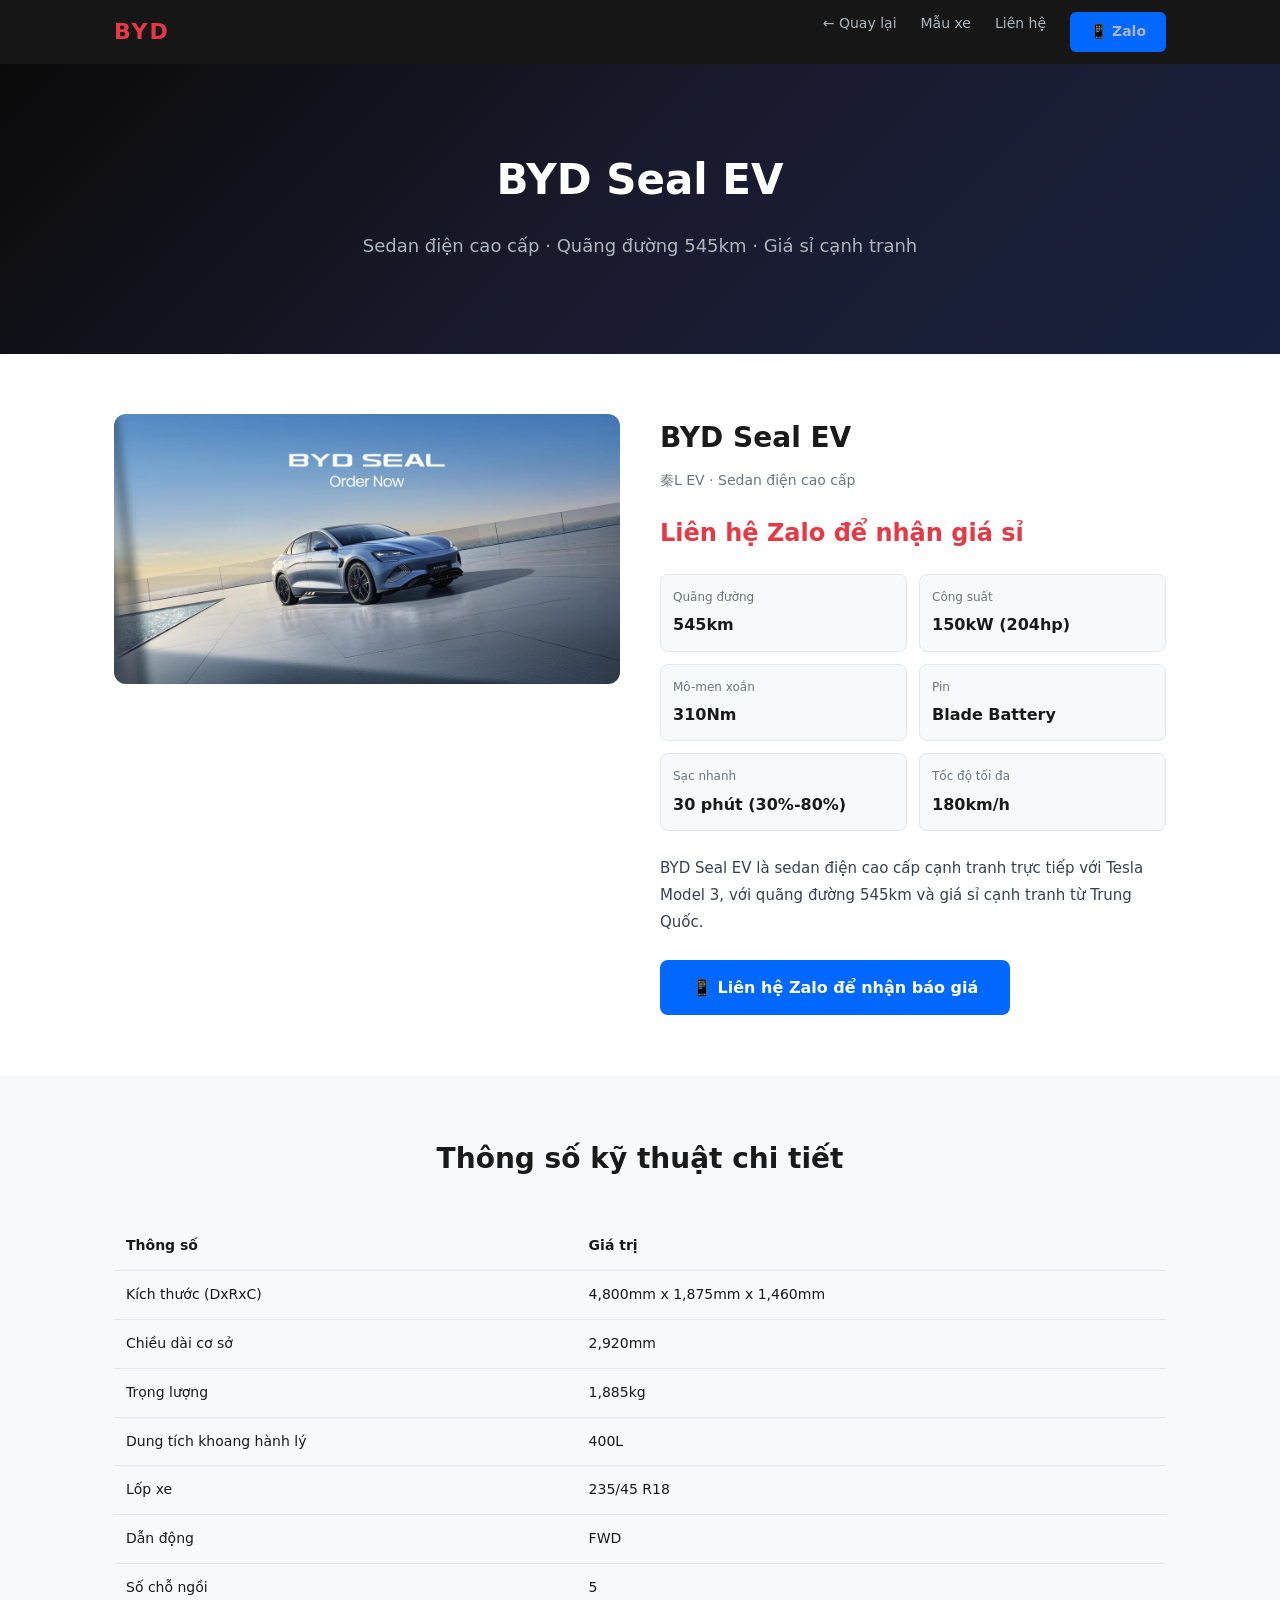
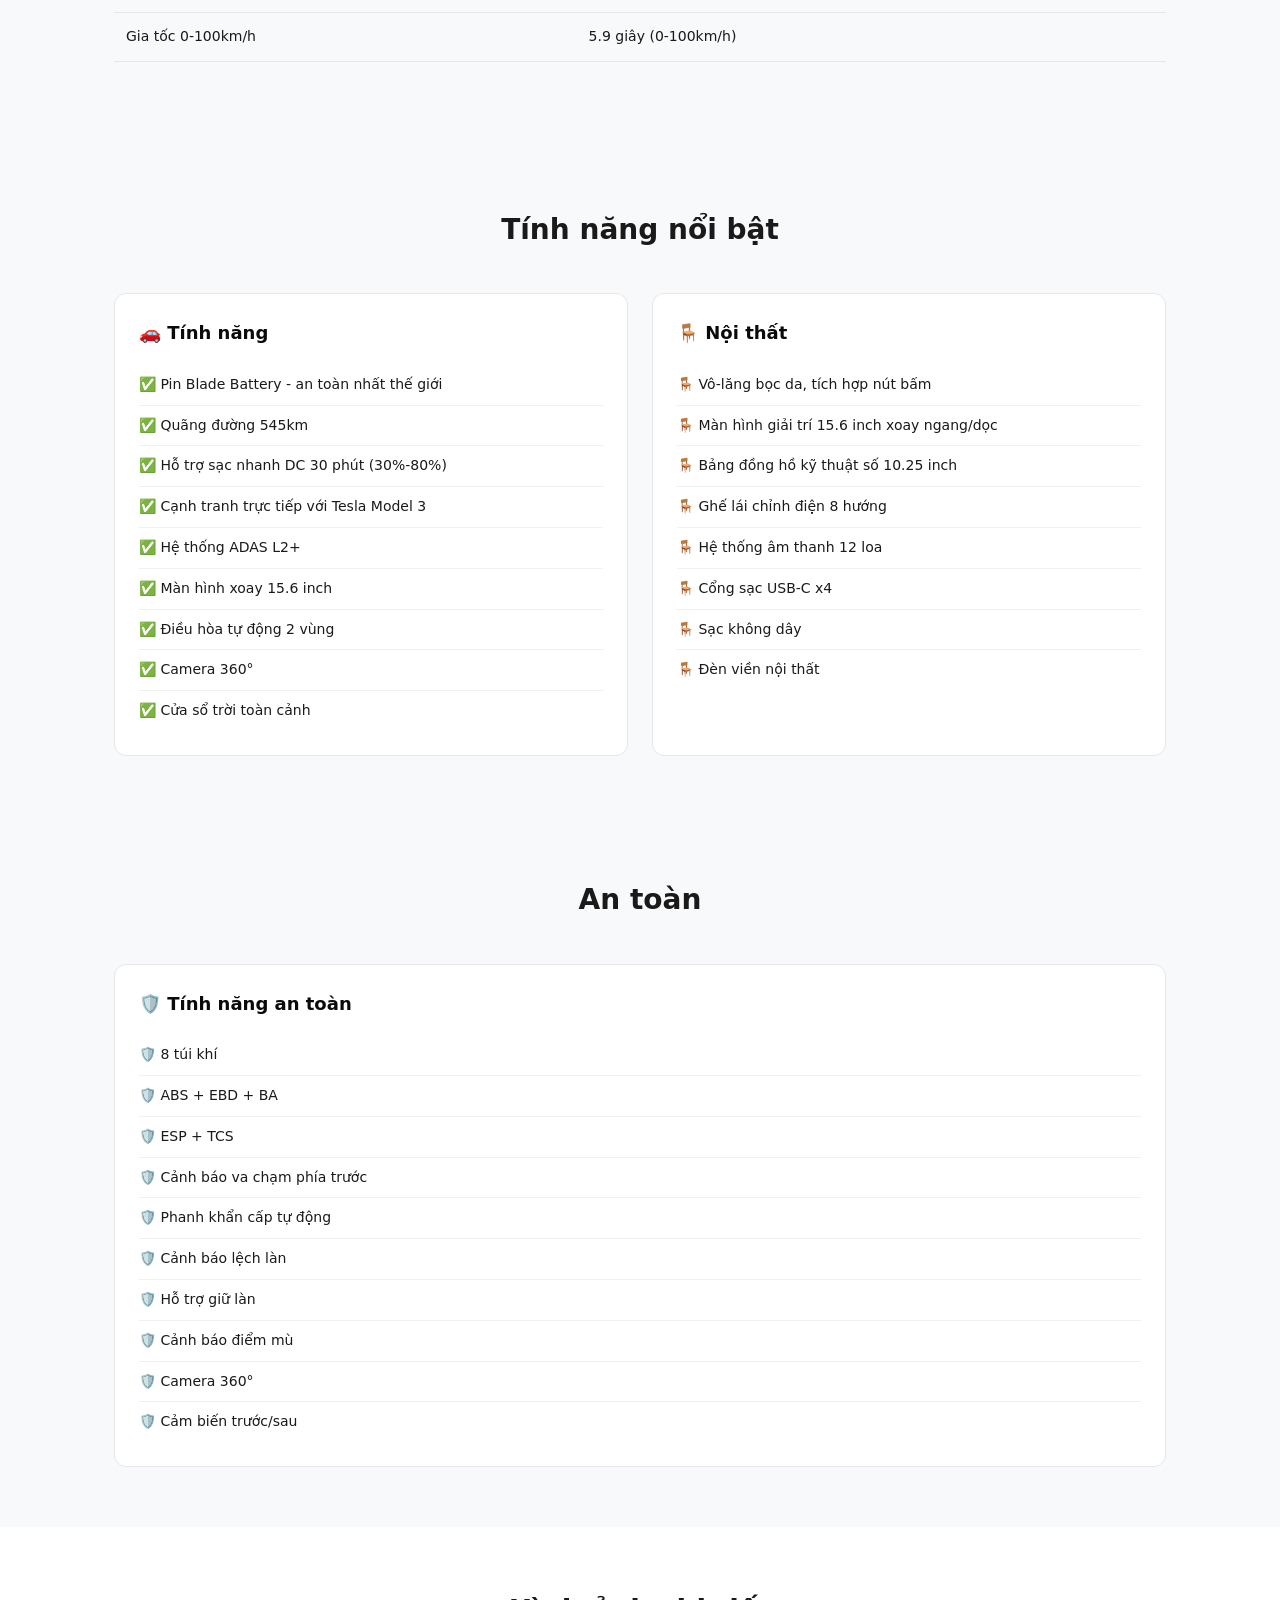
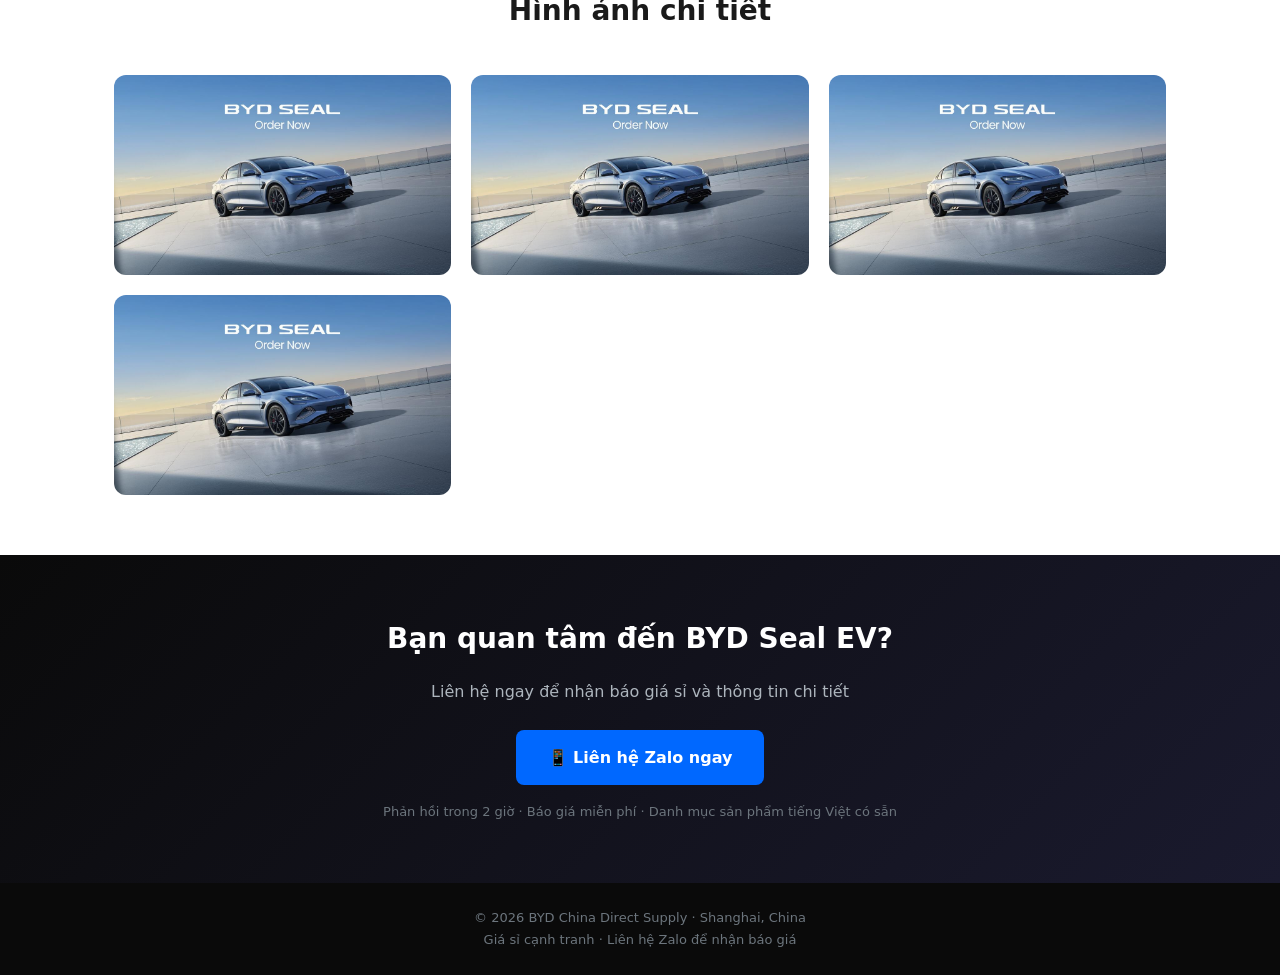
<file: sealev.html>
<!DOCTYPE html>
<html lang="vi">
<head>
<meta charset="UTF-8">
<meta name="viewport" content="width=device-width, initial-scale=1.0">
<title>BYD Seal EV - Sedan điện cao cấp | BYD China Direct Supply</title>
<meta name="description" content="BYD Seal EV - Sedan điện cao cấp, quãng đường 545km, cạnh tranh với Tesla Model 3.">
<style>
:root{--red:#e63946;--dark:#0a0a0a;--gray:#6c757d;--light:#f8f9fa;--green:#16a34a;--blue:#2563eb}
*{margin:0;padding:0;box-sizing:border-box}
body{font-family:'Segoe UI',system-ui,sans-serif;color:#1a1a1a;line-height:1.7}
.container{max-width:1100px;margin:0 auto;padding:0 24px}
a{color:var(--red);text-decoration:none}
nav{position:sticky;top:0;z-index:100;background:rgba(10,10,10,.95);backdrop-filter:blur(10px);padding:12px 0}
nav .container{display:flex;justify-content:space-between;align-items:center}
nav .logo{font-size:22px;font-weight:900;color:var(--red);letter-spacing:2px}
nav .nav-links{display:flex;gap:24px}
nav .nav-links a{color:#adb5bd;font-size:14px;transition:color .2s}
nav .nav-links a:hover{color:#fff}
nav .cta-btn{background:#0068FF;color:#fff;padding:8px 20px;border-radius:6px;font-weight:700;font-size:13px}
.hero{background:linear-gradient(135deg,#0a0a0a,#1a1a2e 50%,#16213e);color:#fff;text-align:center;padding:80px 20px 60px}
.hero h1{font-size:clamp(28px,4vw,42px);font-weight:900;margin-bottom:16px}
.hero h1 span{color:var(--red)}
.hero p{font-size:18px;color:#adb5bd;max-width:650px;margin:0 auto 32px}
.product{padding:60px 20px}
.product-grid{display:grid;grid-template-columns:1fr 1fr;gap:40px;align-items:start}
.product-image{border-radius:12px;overflow:hidden}
.product-image img{width:100%;height:auto;display:block}
.product-info h2{font-size:28px;font-weight:800;margin-bottom:8px}
.product-info .en-name{font-size:14px;color:var(--gray);margin-bottom:20px}
.product-info .price{font-size:24px;font-weight:700;color:var(--red);margin-bottom:20px}
.product-info .specs{display:grid;grid-template-columns:1fr 1fr;gap:12px;margin-bottom:24px}
.product-info .spec{background:var(--light);border:1px solid #e5e7eb;border-radius:8px;padding:12px}
.product-info .spec-label{font-size:12px;color:var(--gray);margin-bottom:4px}
.product-info .spec-value{font-size:16px;font-weight:700}
.product-info .desc{font-size:15px;color:#374151;line-height:1.8;margin-bottom:24px}
.product-info .features{margin-bottom:24px}
.product-info .features li{margin-bottom:8px;font-size:14px}
.product-info .cta-btn{display:inline-block;background:#0068FF;color:#fff;padding:14px 32px;border-radius:8px;font-weight:700;font-size:16px}
.detail-section{padding:60px 20px;background:var(--light)}
.detail-section h2{text-align:center;font-size:28px;font-weight:800;margin-bottom:40px}
.detail-grid{display:grid;grid-template-columns:1fr 1fr;gap:24px}
.detail-card{background:#fff;border-radius:12px;padding:24px;border:1px solid #e5e7eb}
.detail-card h3{font-size:18px;font-weight:700;margin-bottom:16px;color:var(--dark)}
.detail-card ul{list-style:none;padding:0}
.detail-card li{padding:8px 0;border-bottom:1px solid #f0f0f0;font-size:14px}
.detail-card li:last-child{border-bottom:none}
.specs-table{width:100%;border-collapse:collapse;margin-bottom:24px}
.specs-table th,.specs-table td{padding:12px;text-align:left;border-bottom:1px solid #e5e7eb;font-size:14px}
.specs-table th{background:var(--light);font-weight:600}
.gallery{padding:60px 20px}
.gallery h2{text-align:center;font-size:28px;font-weight:800;margin-bottom:40px}
.gallery-grid{display:grid;grid-template-columns:repeat(auto-fit,minmax(250px,1fr));gap:20px}
.gallery-item{border-radius:12px;overflow:hidden}
.gallery-item img{width:100%;height:200px;object-fit:cover;display:block}
.cta-section{background:linear-gradient(135deg,#0a0a0a,#1a1a2e);color:#fff;text-align:center;padding:60px 20px}
.cta-section h2{font-size:28px;font-weight:800;margin-bottom:16px;color:#fff}
.cta-section p{color:#adb5bd;margin-bottom:24px;font-size:16px}
.cta-section .cta-btn{display:inline-block;background:#0068FF;color:#fff;padding:14px 32px;border-radius:8px;font-weight:700;font-size:16px}
.cta-section .cta-sub{color:#6c757d;margin-top:16px;font-size:13px}
footer{background:var(--dark);color:#6c757d;text-align:center;padding:24px 20px;font-size:13px}
@media(max-width:768px){.product-grid,.detail-grid{grid-template-columns:1fr}}
</style>

<!-- Google Analytics 4 -->
<script async src="https://www.googletagmanager.com/gtag/js?id=G-VB3E0CEPTX"></script>
<script>
  window.dataLayer = window.dataLayer || [];
  function gtag(){dataLayer.push(arguments);}
  gtag('js', new Date());
  gtag('config', 'G-VB3E0CEPTX');
  
  // Track Zalo button clicks
  document.addEventListener('DOMContentLoaded', function() {
    var zaloLinks = document.querySelectorAll('a[href*="zalo.me"]');
    zaloLinks.forEach(function(link) {
      link.addEventListener('click', function() {
        gtag('event', 'click', {
          'event_category': 'Zalo',
          'event_label': 'Zalo Button Click - ' + document.title,
          'value': 1
        });
      });
    });
  });
</script>

<!-- Microsoft Clarity Heatmap -->
<script type="text/javascript">
    (function(c,l,a,r,i,t,y){
        c[a]=c[a]||function(){(c[a].q=c[a].q||[]).push(arguments)};
        t=l.createElement(r);t.async=1;t.src="https://www.clarity.ms/tag/"+i;
        y=l.getElementsByTagName(r)[0];y.parentNode.insertBefore(t,y);
    })(window, document, "clarity", "script", "y169be5r4s");
</script>
</head>
<body>
<nav>
<div class="container">
  <a href="index.html" class="logo">BYD</a>
  <div class="nav-links">
    <a href="index.html">← Quay lại</a>
    <a href="index.html#vehicles">Mẫu xe</a>
    <a href="index.html#contact">Liên hệ</a>
    <a href="https://zalo.me/8613338467295" class="cta-btn">📱 Zalo</a>
  </div>
</div>
</nav>
<header class="hero">
  <h1>BYD Seal EV</h1>
  <p>Sedan điện cao cấp · Quãng đường 545km · Giá sỉ cạnh tranh</p>
</header>
<section class="product">
<div class="container">
  <div class="product-grid">
    <div class="product-image">
      <img src="images/seal.jpg" alt="BYD Seal EV">
    </div>
    <div class="product-info">
      <h2>BYD Seal EV</h2>
      <div class="en-name">秦L EV · Sedan điện cao cấp</div>
      <div class="price">Liên hệ Zalo để nhận giá sỉ</div>
      <div class="specs">
        <div class="spec"><div class="spec-label">Quãng đường</div><div class="spec-value">545km</div></div>
        <div class="spec"><div class="spec-label">Công suất</div><div class="spec-value">150kW (204hp)</div></div>
        <div class="spec"><div class="spec-label">Mô-men xoắn</div><div class="spec-value">310Nm</div></div>
        <div class="spec"><div class="spec-label">Pin</div><div class="spec-value">Blade Battery</div></div>
        <div class="spec"><div class="spec-label">Sạc nhanh</div><div class="spec-value">30 phút (30%-80%)</div></div>
        <div class="spec"><div class="spec-label">Tốc độ tối đa</div><div class="spec-value">180km/h</div></div>
      </div>
      <div class="desc">BYD Seal EV là sedan điện cao cấp cạnh tranh trực tiếp với Tesla Model 3, với quãng đường 545km và giá sỉ cạnh tranh từ Trung Quốc.</div>
      <a href="https://zalo.me/8613338467295?text=Tôi quan tâm đến BYD Seal EV. Gửi tôi báo giá nhé." class="cta-btn">📱 Liên hệ Zalo để nhận báo giá</a>
    </div>
  </div>
</div>
</section>
<section class="detail-section">
<div class="container">
  <h2>Thông số kỹ thuật chi tiết</h2>
  <table class="specs-table">
    <tr><th>Thông số</th><th>Giá trị</th></tr>
    <tr><td>Kích thước (DxRxC)</td><td>4,800mm x 1,875mm x 1,460mm</td></tr>
    <tr><td>Chiều dài cơ sở</td><td>2,920mm</td></tr>
    <tr><td>Trọng lượng</td><td>1,885kg</td></tr>
    <tr><td>Dung tích khoang hành lý</td><td>400L</td></tr>
    <tr><td>Lốp xe</td><td>235/45 R18</td></tr>
    <tr><td>Dẫn động</td><td>FWD</td></tr>
    <tr><td>Số chỗ ngồi</td><td>5</td></tr>
    <tr><td>Gia tốc 0-100km/h</td><td>5.9 giây (0-100km/h)</td></tr>
  </table>
</div>
</section>
<section class="detail-section">
<div class="container">
  <h2>Tính năng nổi bật</h2>
  <div class="detail-grid">
    <div class="detail-card">
      <h3>🚗 Tính năng</h3>
      <ul>
        <li>✅ Pin Blade Battery - an toàn nhất thế giới</li>
        <li>✅ Quãng đường 545km</li>
        <li>✅ Hỗ trợ sạc nhanh DC 30 phút (30%-80%)</li>
        <li>✅ Cạnh tranh trực tiếp với Tesla Model 3</li>
        <li>✅ Hệ thống ADAS L2+</li>
        <li>✅ Màn hình xoay 15.6 inch</li>
        <li>✅ Điều hòa tự động 2 vùng</li>
        <li>✅ Camera 360°</li>
        <li>✅ Cửa sổ trời toàn cảnh</li>
      </ul>
    </div>
    <div class="detail-card">
      <h3>🪑 Nội thất</h3>
      <ul>
        <li>🪑 Vô-lăng bọc da, tích hợp nút bấm</li>
        <li>🪑 Màn hình giải trí 15.6 inch xoay ngang/dọc</li>
        <li>🪑 Bảng đồng hồ kỹ thuật số 10.25 inch</li>
        <li>🪑 Ghế lái chỉnh điện 8 hướng</li>
        <li>🪑 Hệ thống âm thanh 12 loa</li>
        <li>🪑 Cổng sạc USB-C x4</li>
        <li>🪑 Sạc không dây</li>
        <li>🪑 Đèn viền nội thất</li>
      </ul>
    </div>
  </div>
</div>
</section>
<section class="detail-section">
<div class="container">
  <h2>An toàn</h2>
  <div class="detail-card">
    <h3>🛡️ Tính năng an toàn</h3>
    <ul>
        <li>🛡️ 8 túi khí</li>
        <li>🛡️ ABS + EBD + BA</li>
        <li>🛡️ ESP + TCS</li>
        <li>🛡️ Cảnh báo va chạm phía trước</li>
        <li>🛡️ Phanh khẩn cấp tự động</li>
        <li>🛡️ Cảnh báo lệch làn</li>
        <li>🛡️ Hỗ trợ giữ làn</li>
        <li>🛡️ Cảnh báo điểm mù</li>
        <li>🛡️ Camera 360°</li>
        <li>🛡️ Cảm biến trước/sau</li>
    </ul>
  </div>
</div>
</section>
<section class="gallery">
<div class="container">
  <h2>Hình ảnh chi tiết</h2>
  <div class="gallery-grid">
    <div class="gallery-item"><img src="images/seal.jpg" alt="BYD Seal EV ngoại thất"></div>
    <div class="gallery-item"><img src="images/seal.jpg" alt="BYD Seal EV nội thất"></div>
    <div class="gallery-item"><img src="images/seal.jpg" alt="BYD Seal EV sạc"></div>
    <div class="gallery-item"><img src="images/seal.jpg" alt="BYD Seal EV bên"></div>
  </div>
</div>
</section>
<section class="cta-section">
<div class="container">
  <h2>Bạn quan tâm đến BYD Seal EV?</h2>
  <p>Liên hệ ngay để nhận báo giá sỉ và thông tin chi tiết</p>
  <a href="https://zalo.me/8613338467295?text=Tôi quan tâm đến BYD Seal EV. Gửi tôi báo giá nhé." class="cta-btn">📱 Liên hệ Zalo ngay</a>
  <div class="cta-sub">Phản hồi trong 2 giờ · Báo giá miễn phí · Danh mục sản phẩm tiếng Việt có sẵn</div>
</div>
</section>
<footer>
  <p>© 2026 BYD China Direct Supply · Shanghai, China</p>
  <p>Giá sỉ cạnh tranh · Liên hệ Zalo để nhận báo giá</p>
</footer>
<script type="text/javascript">
var Tawk_API=Tawk_API||{}, Tawk_LoadStart=new Date();
(function(){
var s1=document.createElement("script"),s0=document.getElementsByTagName("script")[0];
s1.async=true;
s1.src="https://embed.tawk.to/6a6d6f5df9ea531d4e99976f/1jutnm2cq";
s1.charset="UTF-8";
s1.setAttribute("crossorigin","*");
s0.parentNode.insertBefore(s1,s0);
})();
</script>
</body>
</html>
</file>
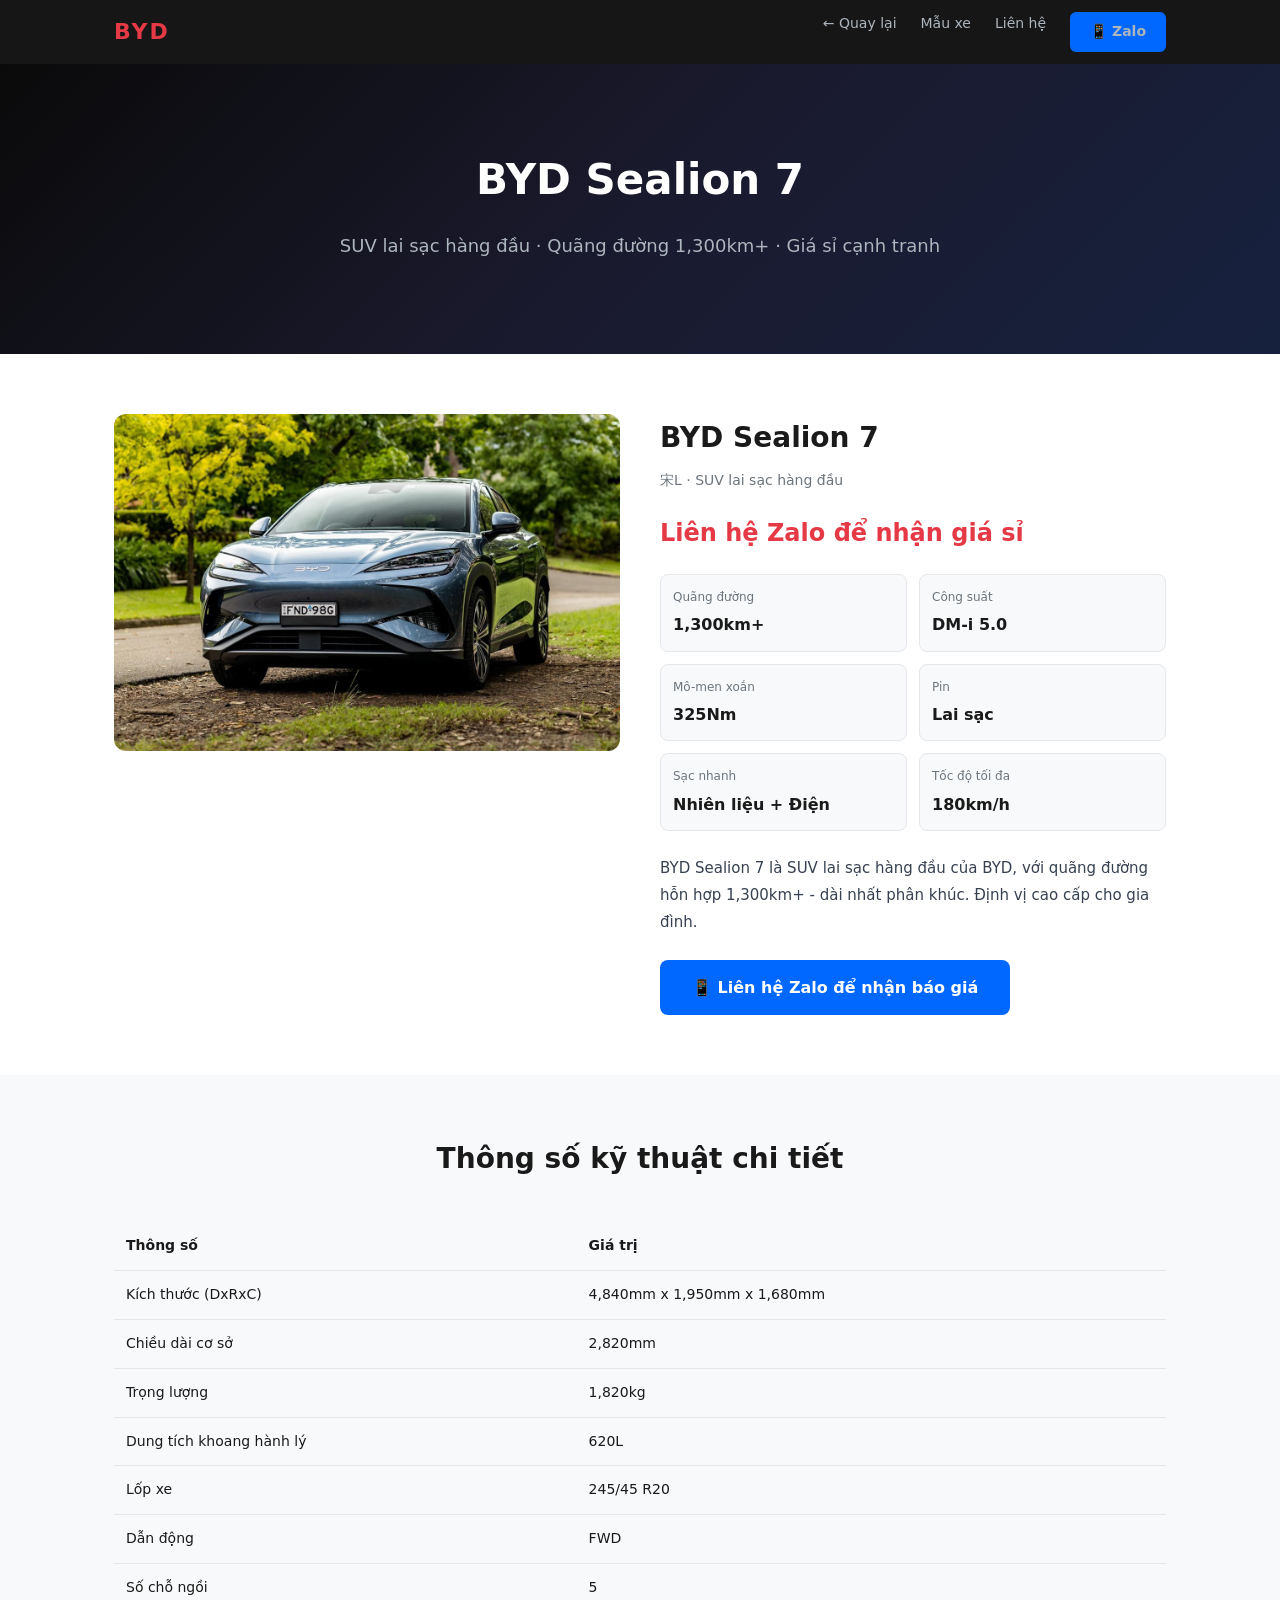
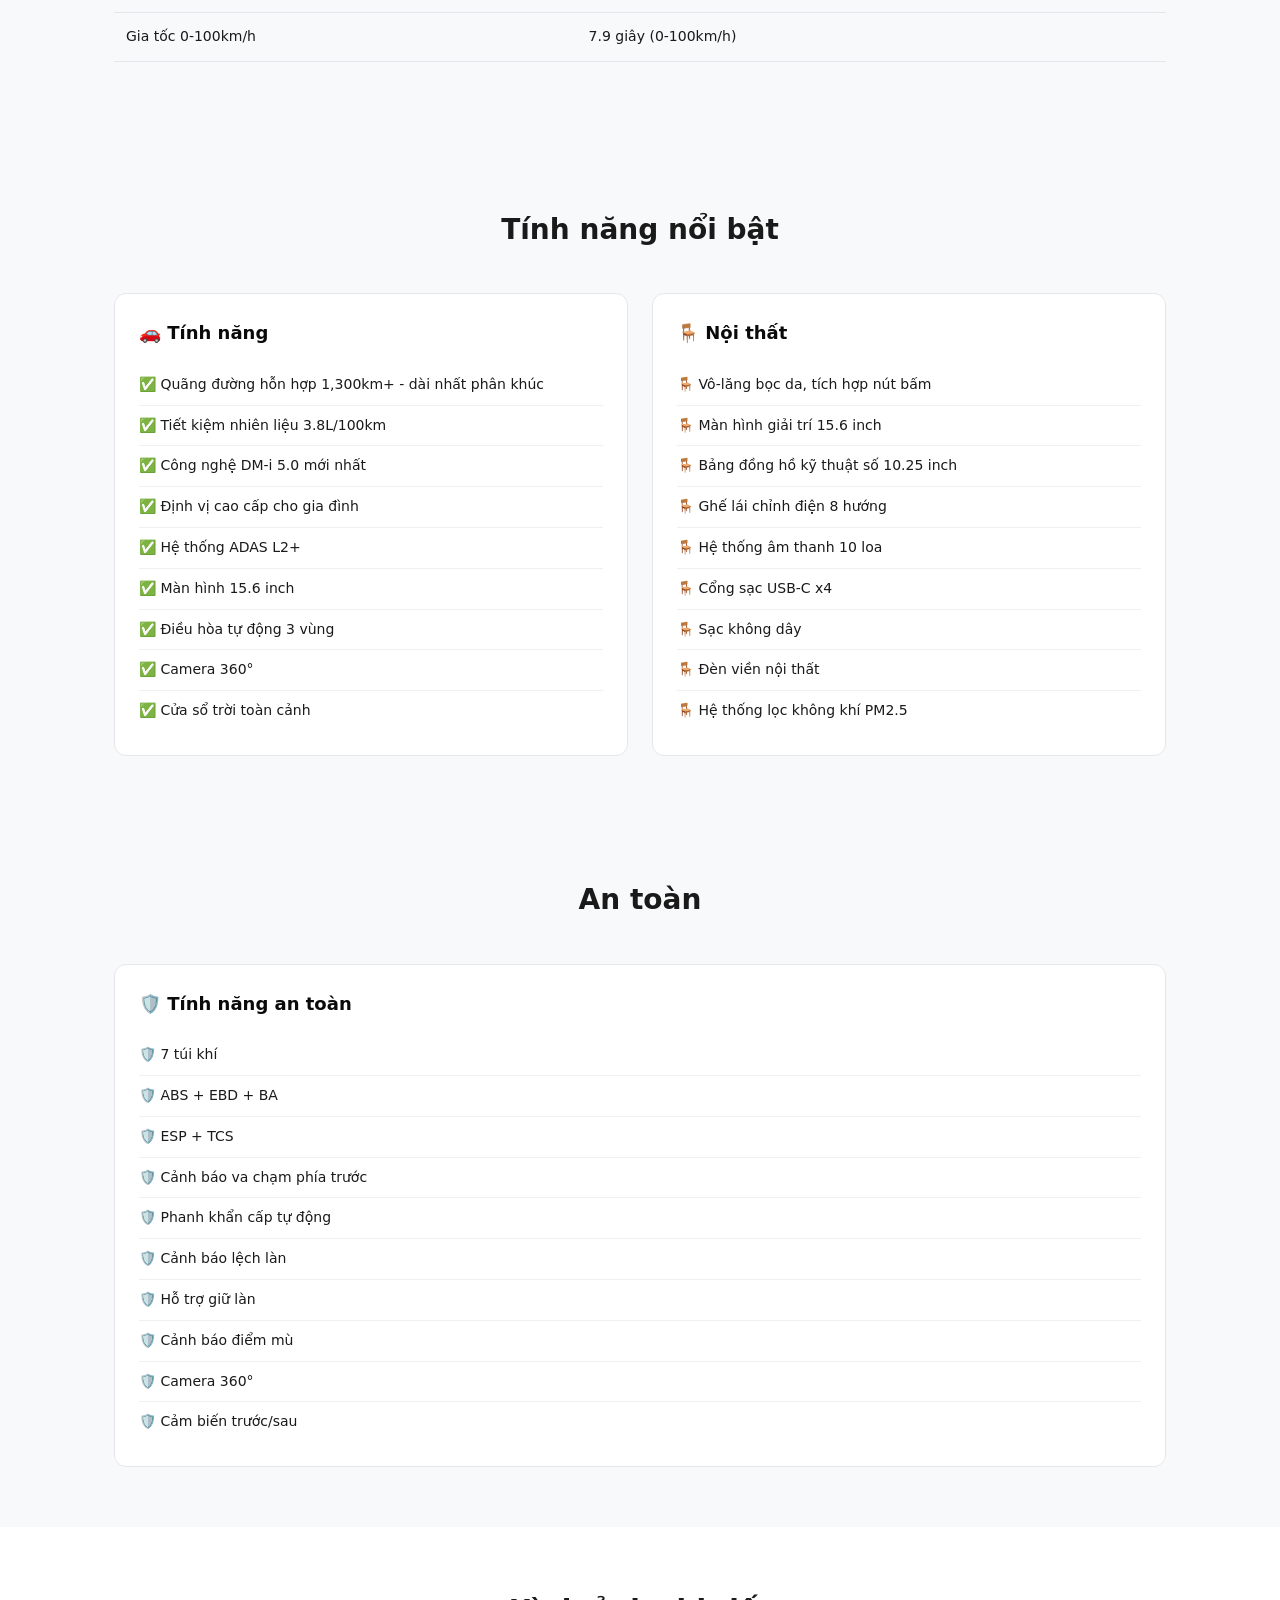
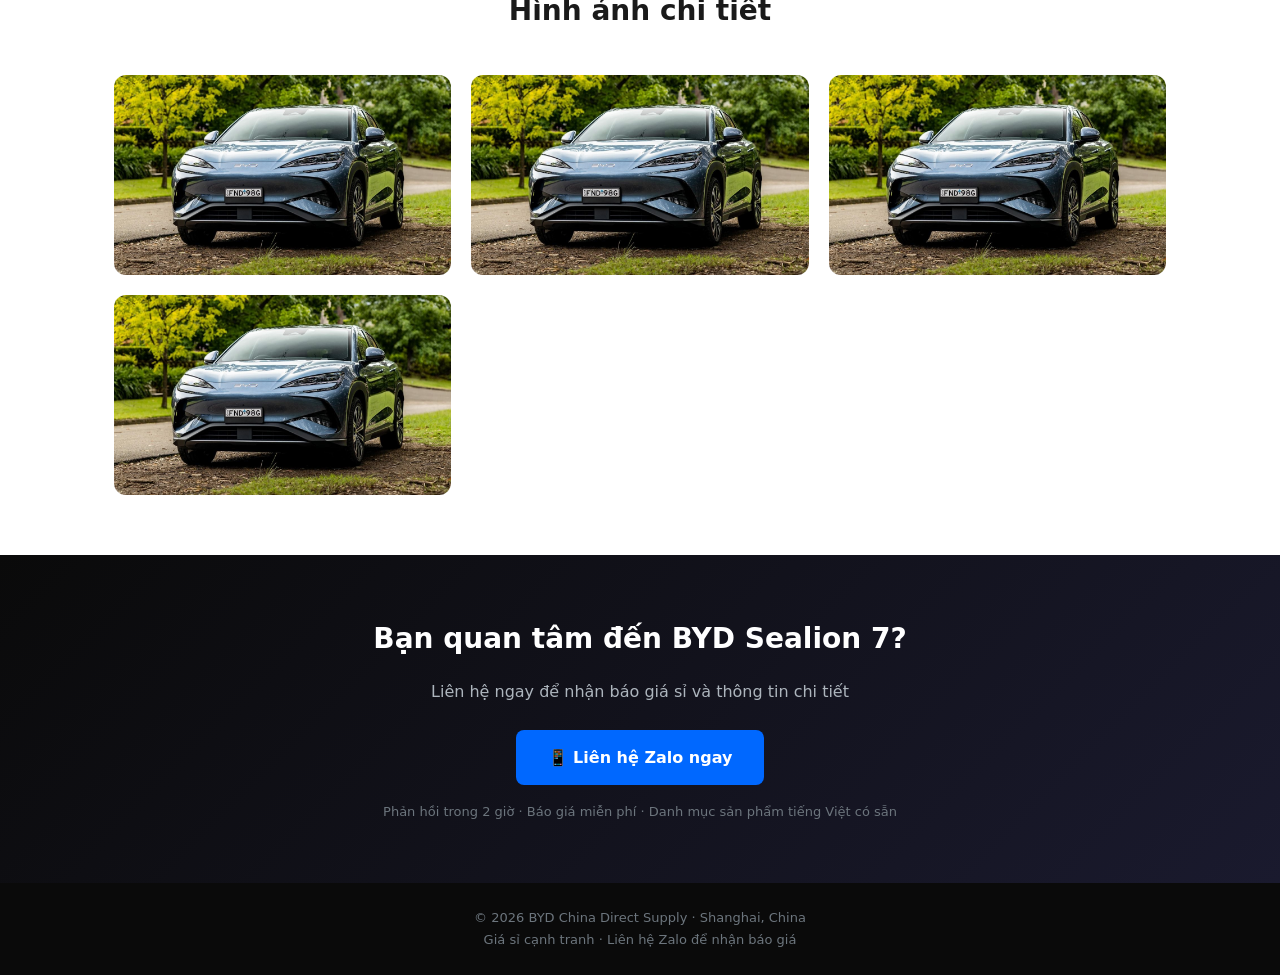
<file: sealion7.html>
<!DOCTYPE html>
<html lang="vi">
<head>
<meta charset="UTF-8">
<meta name="viewport" content="width=device-width, initial-scale=1.0">
<title>BYD Sealion 7 - SUV lai sạc hàng đầu | BYD China Direct Supply</title>
<meta name="description" content="BYD Sealion 7 - SUV lai sạc hàng đầu, quãng đường 1,300km+, dài nhất phân khúc.">
<style>
:root{--red:#e63946;--dark:#0a0a0a;--gray:#6c757d;--light:#f8f9fa;--green:#16a34a;--blue:#2563eb}
*{margin:0;padding:0;box-sizing:border-box}
body{font-family:'Segoe UI',system-ui,sans-serif;color:#1a1a1a;line-height:1.7}
.container{max-width:1100px;margin:0 auto;padding:0 24px}
a{color:var(--red);text-decoration:none}
nav{position:sticky;top:0;z-index:100;background:rgba(10,10,10,.95);backdrop-filter:blur(10px);padding:12px 0}
nav .container{display:flex;justify-content:space-between;align-items:center}
nav .logo{font-size:22px;font-weight:900;color:var(--red);letter-spacing:2px}
nav .nav-links{display:flex;gap:24px}
nav .nav-links a{color:#adb5bd;font-size:14px;transition:color .2s}
nav .nav-links a:hover{color:#fff}
nav .cta-btn{background:#0068FF;color:#fff;padding:8px 20px;border-radius:6px;font-weight:700;font-size:13px}
.hero{background:linear-gradient(135deg,#0a0a0a,#1a1a2e 50%,#16213e);color:#fff;text-align:center;padding:80px 20px 60px}
.hero h1{font-size:clamp(28px,4vw,42px);font-weight:900;margin-bottom:16px}
.hero h1 span{color:var(--red)}
.hero p{font-size:18px;color:#adb5bd;max-width:650px;margin:0 auto 32px}
.product{padding:60px 20px}
.product-grid{display:grid;grid-template-columns:1fr 1fr;gap:40px;align-items:start}
.product-image{border-radius:12px;overflow:hidden}
.product-image img{width:100%;height:auto;display:block}
.product-info h2{font-size:28px;font-weight:800;margin-bottom:8px}
.product-info .en-name{font-size:14px;color:var(--gray);margin-bottom:20px}
.product-info .price{font-size:24px;font-weight:700;color:var(--red);margin-bottom:20px}
.product-info .specs{display:grid;grid-template-columns:1fr 1fr;gap:12px;margin-bottom:24px}
.product-info .spec{background:var(--light);border:1px solid #e5e7eb;border-radius:8px;padding:12px}
.product-info .spec-label{font-size:12px;color:var(--gray);margin-bottom:4px}
.product-info .spec-value{font-size:16px;font-weight:700}
.product-info .desc{font-size:15px;color:#374151;line-height:1.8;margin-bottom:24px}
.product-info .features{margin-bottom:24px}
.product-info .features li{margin-bottom:8px;font-size:14px}
.product-info .cta-btn{display:inline-block;background:#0068FF;color:#fff;padding:14px 32px;border-radius:8px;font-weight:700;font-size:16px}
.detail-section{padding:60px 20px;background:var(--light)}
.detail-section h2{text-align:center;font-size:28px;font-weight:800;margin-bottom:40px}
.detail-grid{display:grid;grid-template-columns:1fr 1fr;gap:24px}
.detail-card{background:#fff;border-radius:12px;padding:24px;border:1px solid #e5e7eb}
.detail-card h3{font-size:18px;font-weight:700;margin-bottom:16px;color:var(--dark)}
.detail-card ul{list-style:none;padding:0}
.detail-card li{padding:8px 0;border-bottom:1px solid #f0f0f0;font-size:14px}
.detail-card li:last-child{border-bottom:none}
.specs-table{width:100%;border-collapse:collapse;margin-bottom:24px}
.specs-table th,.specs-table td{padding:12px;text-align:left;border-bottom:1px solid #e5e7eb;font-size:14px}
.specs-table th{background:var(--light);font-weight:600}
.gallery{padding:60px 20px}
.gallery h2{text-align:center;font-size:28px;font-weight:800;margin-bottom:40px}
.gallery-grid{display:grid;grid-template-columns:repeat(auto-fit,minmax(250px,1fr));gap:20px}
.gallery-item{border-radius:12px;overflow:hidden}
.gallery-item img{width:100%;height:200px;object-fit:cover;display:block}
.cta-section{background:linear-gradient(135deg,#0a0a0a,#1a1a2e);color:#fff;text-align:center;padding:60px 20px}
.cta-section h2{font-size:28px;font-weight:800;margin-bottom:16px;color:#fff}
.cta-section p{color:#adb5bd;margin-bottom:24px;font-size:16px}
.cta-section .cta-btn{display:inline-block;background:#0068FF;color:#fff;padding:14px 32px;border-radius:8px;font-weight:700;font-size:16px}
.cta-section .cta-sub{color:#6c757d;margin-top:16px;font-size:13px}
footer{background:var(--dark);color:#6c757d;text-align:center;padding:24px 20px;font-size:13px}
@media(max-width:768px){.product-grid,.detail-grid{grid-template-columns:1fr}}
</style>

<!-- Google Analytics 4 -->
<script async src="https://www.googletagmanager.com/gtag/js?id=G-VB3E0CEPTX"></script>
<script>
  window.dataLayer = window.dataLayer || [];
  function gtag(){dataLayer.push(arguments);}
  gtag('js', new Date());
  gtag('config', 'G-VB3E0CEPTX');
  
  // Track Zalo button clicks
  document.addEventListener('DOMContentLoaded', function() {
    var zaloLinks = document.querySelectorAll('a[href*="zalo.me"]');
    zaloLinks.forEach(function(link) {
      link.addEventListener('click', function() {
        gtag('event', 'click', {
          'event_category': 'Zalo',
          'event_label': 'Zalo Button Click - ' + document.title,
          'value': 1
        });
      });
    });
  });
</script>

<!-- Microsoft Clarity Heatmap -->
<script type="text/javascript">
    (function(c,l,a,r,i,t,y){
        c[a]=c[a]||function(){(c[a].q=c[a].q||[]).push(arguments)};
        t=l.createElement(r);t.async=1;t.src="https://www.clarity.ms/tag/"+i;
        y=l.getElementsByTagName(r)[0];y.parentNode.insertBefore(t,y);
    })(window, document, "clarity", "script", "y169be5r4s");
</script>
</head>
<body>
<nav>
<div class="container">
  <a href="index.html" class="logo">BYD</a>
  <div class="nav-links">
    <a href="index.html">← Quay lại</a>
    <a href="index.html#vehicles">Mẫu xe</a>
    <a href="index.html#contact">Liên hệ</a>
    <a href="https://zalo.me/8613338467295" class="cta-btn">📱 Zalo</a>
  </div>
</div>
</nav>
<header class="hero">
  <h1>BYD Sealion 7</h1>
  <p>SUV lai sạc hàng đầu · Quãng đường 1,300km+ · Giá sỉ cạnh tranh</p>
</header>
<section class="product">
<div class="container">
  <div class="product-grid">
    <div class="product-image">
      <img src="images/sealion7.jpg" alt="BYD Sealion 7">
    </div>
    <div class="product-info">
      <h2>BYD Sealion 7</h2>
      <div class="en-name">宋L · SUV lai sạc hàng đầu</div>
      <div class="price">Liên hệ Zalo để nhận giá sỉ</div>
      <div class="specs">
        <div class="spec"><div class="spec-label">Quãng đường</div><div class="spec-value">1,300km+</div></div>
        <div class="spec"><div class="spec-label">Công suất</div><div class="spec-value">DM-i 5.0</div></div>
        <div class="spec"><div class="spec-label">Mô-men xoắn</div><div class="spec-value">325Nm</div></div>
        <div class="spec"><div class="spec-label">Pin</div><div class="spec-value">Lai sạc</div></div>
        <div class="spec"><div class="spec-label">Sạc nhanh</div><div class="spec-value">Nhiên liệu + Điện</div></div>
        <div class="spec"><div class="spec-label">Tốc độ tối đa</div><div class="spec-value">180km/h</div></div>
      </div>
      <div class="desc">BYD Sealion 7 là SUV lai sạc hàng đầu của BYD, với quãng đường hỗn hợp 1,300km+ - dài nhất phân khúc. Định vị cao cấp cho gia đình.</div>
      <a href="https://zalo.me/8613338467295?text=Tôi quan tâm đến BYD Sealion 7. Gửi tôi báo giá nhé." class="cta-btn">📱 Liên hệ Zalo để nhận báo giá</a>
    </div>
  </div>
</div>
</section>
<section class="detail-section">
<div class="container">
  <h2>Thông số kỹ thuật chi tiết</h2>
  <table class="specs-table">
    <tr><th>Thông số</th><th>Giá trị</th></tr>
    <tr><td>Kích thước (DxRxC)</td><td>4,840mm x 1,950mm x 1,680mm</td></tr>
    <tr><td>Chiều dài cơ sở</td><td>2,820mm</td></tr>
    <tr><td>Trọng lượng</td><td>1,820kg</td></tr>
    <tr><td>Dung tích khoang hành lý</td><td>620L</td></tr>
    <tr><td>Lốp xe</td><td>245/45 R20</td></tr>
    <tr><td>Dẫn động</td><td>FWD</td></tr>
    <tr><td>Số chỗ ngồi</td><td>5</td></tr>
    <tr><td>Gia tốc 0-100km/h</td><td>7.9 giây (0-100km/h)</td></tr>
  </table>
</div>
</section>
<section class="detail-section">
<div class="container">
  <h2>Tính năng nổi bật</h2>
  <div class="detail-grid">
    <div class="detail-card">
      <h3>🚗 Tính năng</h3>
      <ul>
        <li>✅ Quãng đường hỗn hợp 1,300km+ - dài nhất phân khúc</li>
        <li>✅ Tiết kiệm nhiên liệu 3.8L/100km</li>
        <li>✅ Công nghệ DM-i 5.0 mới nhất</li>
        <li>✅ Định vị cao cấp cho gia đình</li>
        <li>✅ Hệ thống ADAS L2+</li>
        <li>✅ Màn hình 15.6 inch</li>
        <li>✅ Điều hòa tự động 3 vùng</li>
        <li>✅ Camera 360°</li>
        <li>✅ Cửa sổ trời toàn cảnh</li>
      </ul>
    </div>
    <div class="detail-card">
      <h3>🪑 Nội thất</h3>
      <ul>
        <li>🪑 Vô-lăng bọc da, tích hợp nút bấm</li>
        <li>🪑 Màn hình giải trí 15.6 inch</li>
        <li>🪑 Bảng đồng hồ kỹ thuật số 10.25 inch</li>
        <li>🪑 Ghế lái chỉnh điện 8 hướng</li>
        <li>🪑 Hệ thống âm thanh 10 loa</li>
        <li>🪑 Cổng sạc USB-C x4</li>
        <li>🪑 Sạc không dây</li>
        <li>🪑 Đèn viền nội thất</li>
        <li>🪑 Hệ thống lọc không khí PM2.5</li>
      </ul>
    </div>
  </div>
</div>
</section>
<section class="detail-section">
<div class="container">
  <h2>An toàn</h2>
  <div class="detail-card">
    <h3>🛡️ Tính năng an toàn</h3>
    <ul>
        <li>🛡️ 7 túi khí</li>
        <li>🛡️ ABS + EBD + BA</li>
        <li>🛡️ ESP + TCS</li>
        <li>🛡️ Cảnh báo va chạm phía trước</li>
        <li>🛡️ Phanh khẩn cấp tự động</li>
        <li>🛡️ Cảnh báo lệch làn</li>
        <li>🛡️ Hỗ trợ giữ làn</li>
        <li>🛡️ Cảnh báo điểm mù</li>
        <li>🛡️ Camera 360°</li>
        <li>🛡️ Cảm biến trước/sau</li>
    </ul>
  </div>
</div>
</section>
<section class="gallery">
<div class="container">
  <h2>Hình ảnh chi tiết</h2>
  <div class="gallery-grid">
    <div class="gallery-item"><img src="images/sealion7.jpg" alt="BYD Sealion 7 ngoại thất"></div>
    <div class="gallery-item"><img src="images/sealion7.jpg" alt="BYD Sealion 7 nội thất"></div>
    <div class="gallery-item"><img src="images/sealion7.jpg" alt="BYD Sealion 7 sạc"></div>
    <div class="gallery-item"><img src="images/sealion7.jpg" alt="BYD Sealion 7 bên"></div>
  </div>
</div>
</section>
<section class="cta-section">
<div class="container">
  <h2>Bạn quan tâm đến BYD Sealion 7?</h2>
  <p>Liên hệ ngay để nhận báo giá sỉ và thông tin chi tiết</p>
  <a href="https://zalo.me/8613338467295?text=Tôi quan tâm đến BYD Sealion 7. Gửi tôi báo giá nhé." class="cta-btn">📱 Liên hệ Zalo ngay</a>
  <div class="cta-sub">Phản hồi trong 2 giờ · Báo giá miễn phí · Danh mục sản phẩm tiếng Việt có sẵn</div>
</div>
</section>
<footer>
  <p>© 2026 BYD China Direct Supply · Shanghai, China</p>
  <p>Giá sỉ cạnh tranh · Liên hệ Zalo để nhận báo giá</p>
</footer>
<script type="text/javascript">
var Tawk_API=Tawk_API||{}, Tawk_LoadStart=new Date();
(function(){
var s1=document.createElement("script"),s0=document.getElementsByTagName("script")[0];
s1.async=true;
s1.src="https://embed.tawk.to/6a6d6f5df9ea531d4e99976f/1jutnm2cq";
s1.charset="UTF-8";
s1.setAttribute("crossorigin","*");
s0.parentNode.insertBefore(s1,s0);
})();
</script>
</body>
</html>
</file>
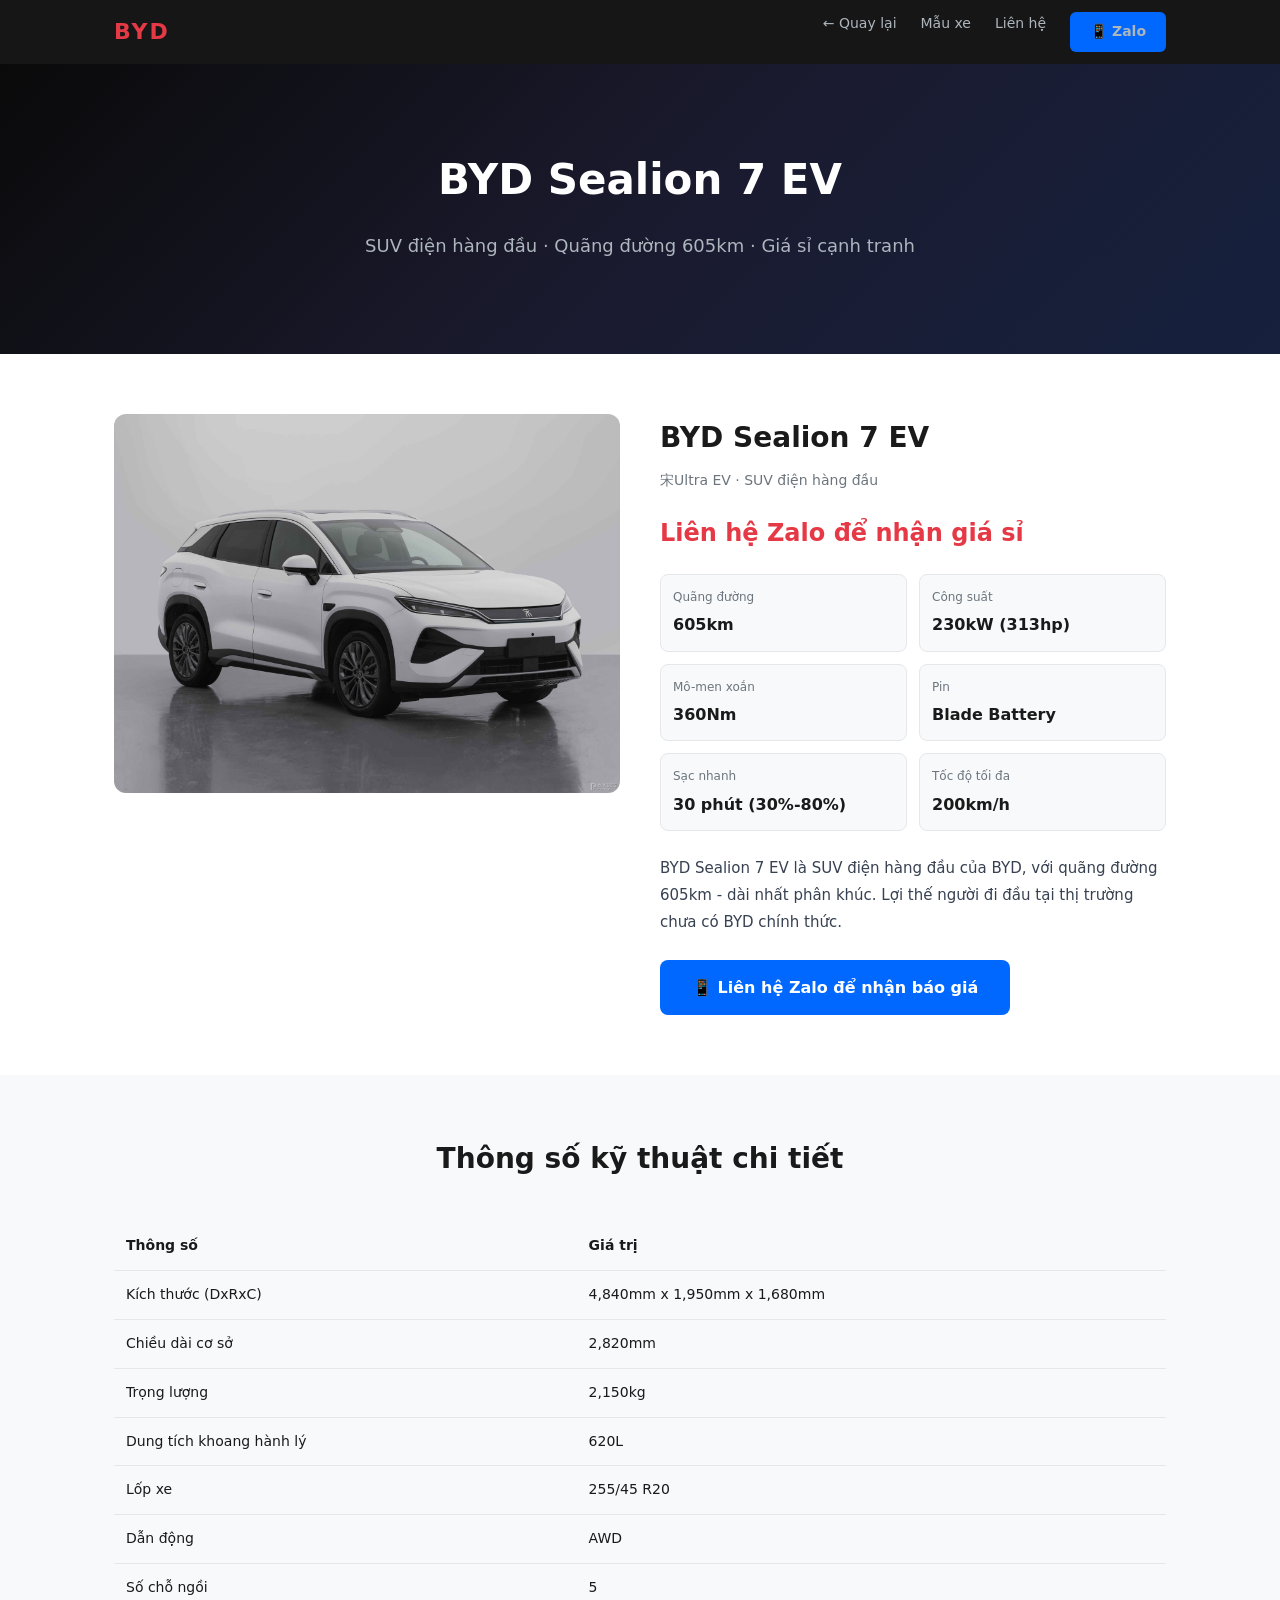
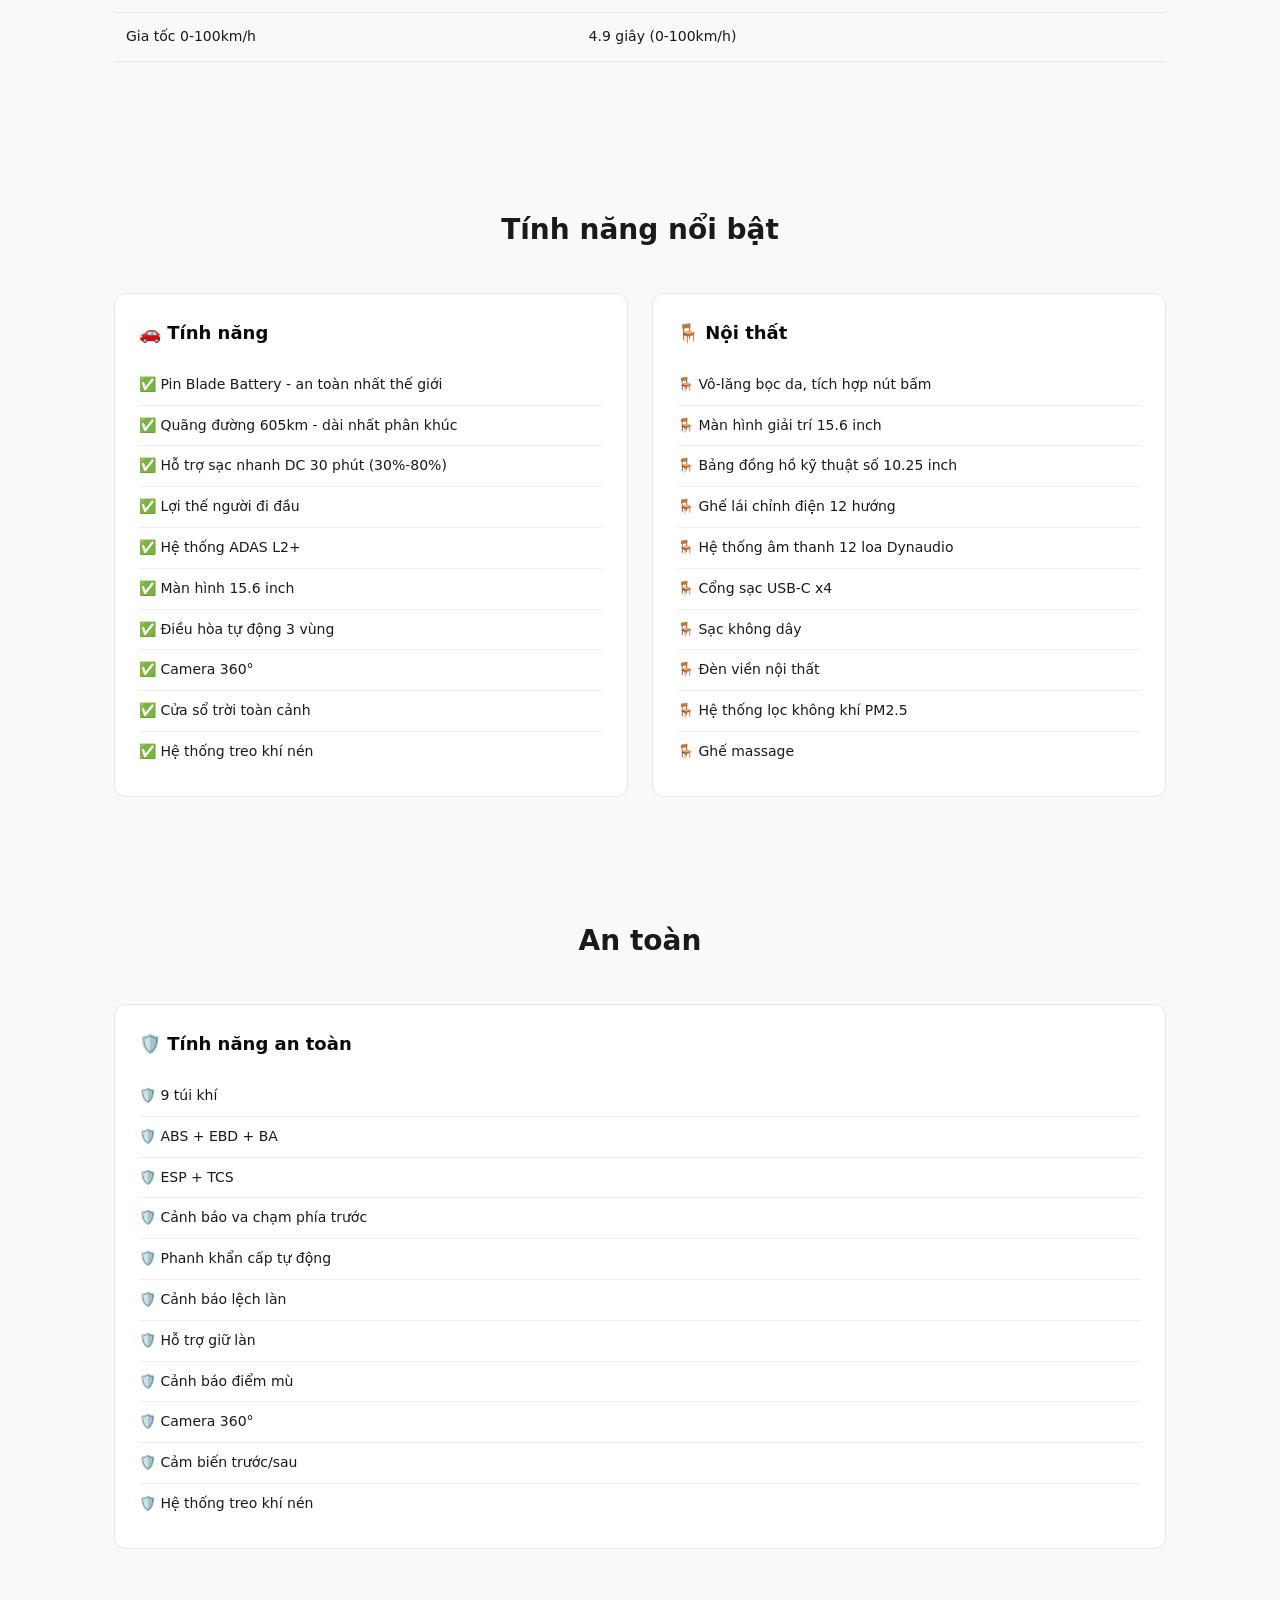
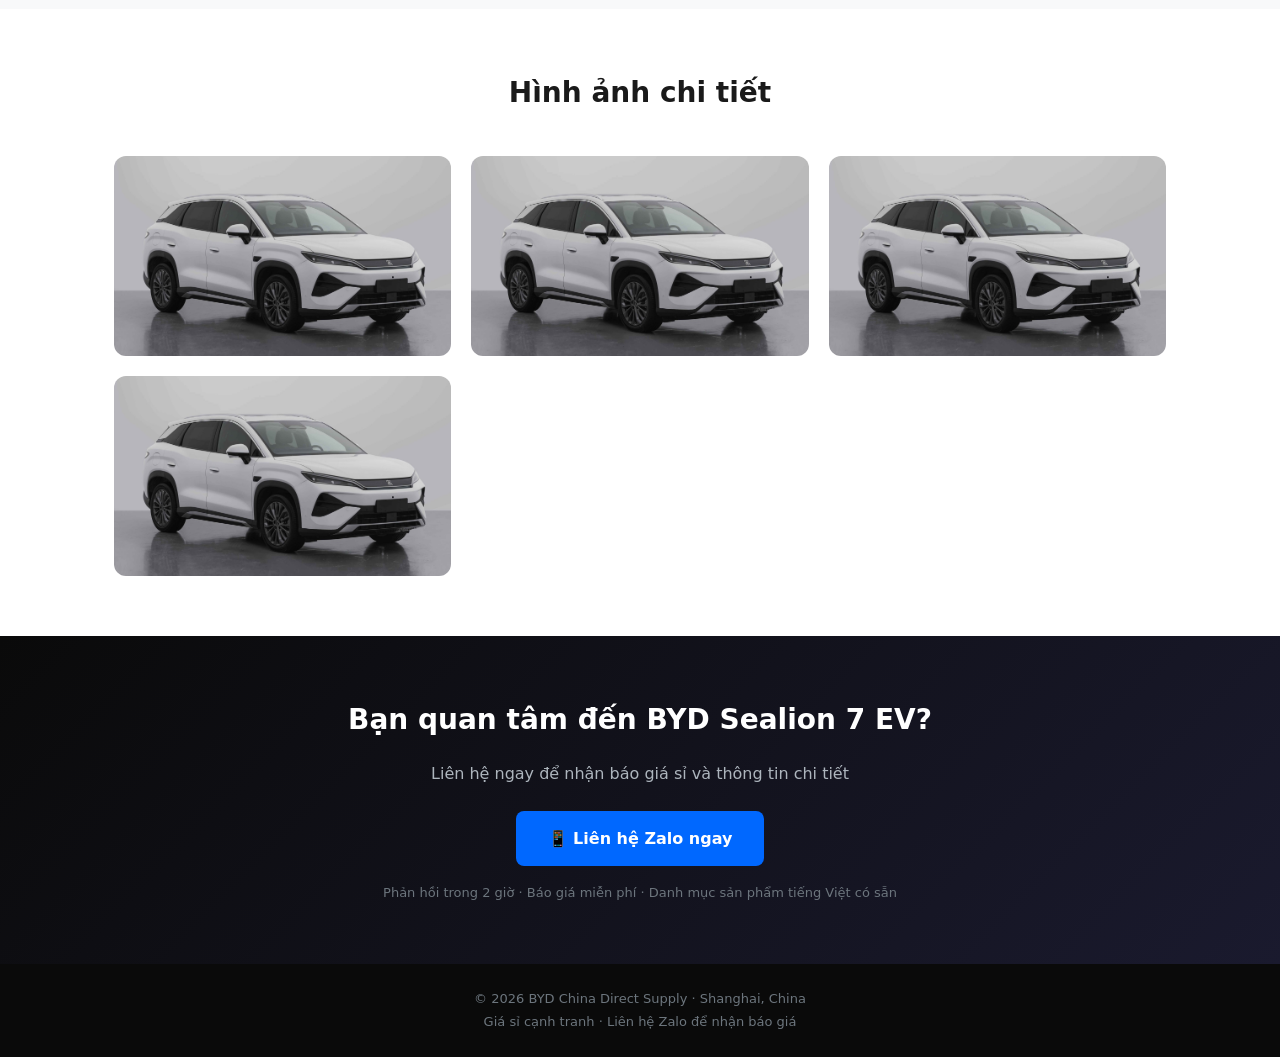
<file: sealion7ev.html>
<!DOCTYPE html>
<html lang="vi">
<head>
<meta charset="UTF-8">
<meta name="viewport" content="width=device-width, initial-scale=1.0">
<title>BYD Sealion 7 EV - SUV điện hàng đầu | BYD China Direct Supply</title>
<meta name="description" content="BYD Sealion 7 EV - SUV điện hàng đầu, quãng đường 605km, pin Blade Battery, lợi thế người đi đầu.">
<style>
:root{--red:#e63946;--dark:#0a0a0a;--gray:#6c757d;--light:#f8f9fa;--green:#16a34a;--blue:#2563eb}
*{margin:0;padding:0;box-sizing:border-box}
body{font-family:'Segoe UI',system-ui,sans-serif;color:#1a1a1a;line-height:1.7}
.container{max-width:1100px;margin:0 auto;padding:0 24px}
a{color:var(--red);text-decoration:none}
nav{position:sticky;top:0;z-index:100;background:rgba(10,10,10,.95);backdrop-filter:blur(10px);padding:12px 0}
nav .container{display:flex;justify-content:space-between;align-items:center}
nav .logo{font-size:22px;font-weight:900;color:var(--red);letter-spacing:2px}
nav .nav-links{display:flex;gap:24px}
nav .nav-links a{color:#adb5bd;font-size:14px;transition:color .2s}
nav .nav-links a:hover{color:#fff}
nav .cta-btn{background:#0068FF;color:#fff;padding:8px 20px;border-radius:6px;font-weight:700;font-size:13px}
.hero{background:linear-gradient(135deg,#0a0a0a,#1a1a2e 50%,#16213e);color:#fff;text-align:center;padding:80px 20px 60px}
.hero h1{font-size:clamp(28px,4vw,42px);font-weight:900;margin-bottom:16px}
.hero h1 span{color:var(--red)}
.hero p{font-size:18px;color:#adb5bd;max-width:650px;margin:0 auto 32px}
.product{padding:60px 20px}
.product-grid{display:grid;grid-template-columns:1fr 1fr;gap:40px;align-items:start}
.product-image{border-radius:12px;overflow:hidden}
.product-image img{width:100%;height:auto;display:block}
.product-info h2{font-size:28px;font-weight:800;margin-bottom:8px}
.product-info .en-name{font-size:14px;color:var(--gray);margin-bottom:20px}
.product-info .price{font-size:24px;font-weight:700;color:var(--red);margin-bottom:20px}
.product-info .specs{display:grid;grid-template-columns:1fr 1fr;gap:12px;margin-bottom:24px}
.product-info .spec{background:var(--light);border:1px solid #e5e7eb;border-radius:8px;padding:12px}
.product-info .spec-label{font-size:12px;color:var(--gray);margin-bottom:4px}
.product-info .spec-value{font-size:16px;font-weight:700}
.product-info .desc{font-size:15px;color:#374151;line-height:1.8;margin-bottom:24px}
.product-info .features{margin-bottom:24px}
.product-info .features li{margin-bottom:8px;font-size:14px}
.product-info .cta-btn{display:inline-block;background:#0068FF;color:#fff;padding:14px 32px;border-radius:8px;font-weight:700;font-size:16px}
.detail-section{padding:60px 20px;background:var(--light)}
.detail-section h2{text-align:center;font-size:28px;font-weight:800;margin-bottom:40px}
.detail-grid{display:grid;grid-template-columns:1fr 1fr;gap:24px}
.detail-card{background:#fff;border-radius:12px;padding:24px;border:1px solid #e5e7eb}
.detail-card h3{font-size:18px;font-weight:700;margin-bottom:16px;color:var(--dark)}
.detail-card ul{list-style:none;padding:0}
.detail-card li{padding:8px 0;border-bottom:1px solid #f0f0f0;font-size:14px}
.detail-card li:last-child{border-bottom:none}
.specs-table{width:100%;border-collapse:collapse;margin-bottom:24px}
.specs-table th,.specs-table td{padding:12px;text-align:left;border-bottom:1px solid #e5e7eb;font-size:14px}
.specs-table th{background:var(--light);font-weight:600}
.gallery{padding:60px 20px}
.gallery h2{text-align:center;font-size:28px;font-weight:800;margin-bottom:40px}
.gallery-grid{display:grid;grid-template-columns:repeat(auto-fit,minmax(250px,1fr));gap:20px}
.gallery-item{border-radius:12px;overflow:hidden}
.gallery-item img{width:100%;height:200px;object-fit:cover;display:block}
.cta-section{background:linear-gradient(135deg,#0a0a0a,#1a1a2e);color:#fff;text-align:center;padding:60px 20px}
.cta-section h2{font-size:28px;font-weight:800;margin-bottom:16px;color:#fff}
.cta-section p{color:#adb5bd;margin-bottom:24px;font-size:16px}
.cta-section .cta-btn{display:inline-block;background:#0068FF;color:#fff;padding:14px 32px;border-radius:8px;font-weight:700;font-size:16px}
.cta-section .cta-sub{color:#6c757d;margin-top:16px;font-size:13px}
footer{background:var(--dark);color:#6c757d;text-align:center;padding:24px 20px;font-size:13px}
@media(max-width:768px){.product-grid,.detail-grid{grid-template-columns:1fr}}
</style>

<!-- Google Analytics 4 -->
<script async src="https://www.googletagmanager.com/gtag/js?id=G-VB3E0CEPTX"></script>
<script>
  window.dataLayer = window.dataLayer || [];
  function gtag(){dataLayer.push(arguments);}
  gtag('js', new Date());
  gtag('config', 'G-VB3E0CEPTX');
  
  // Track Zalo button clicks
  document.addEventListener('DOMContentLoaded', function() {
    var zaloLinks = document.querySelectorAll('a[href*="zalo.me"]');
    zaloLinks.forEach(function(link) {
      link.addEventListener('click', function() {
        gtag('event', 'click', {
          'event_category': 'Zalo',
          'event_label': 'Zalo Button Click - ' + document.title,
          'value': 1
        });
      });
    });
  });
</script>

<!-- Microsoft Clarity Heatmap -->
<script type="text/javascript">
    (function(c,l,a,r,i,t,y){
        c[a]=c[a]||function(){(c[a].q=c[a].q||[]).push(arguments)};
        t=l.createElement(r);t.async=1;t.src="https://www.clarity.ms/tag/"+i;
        y=l.getElementsByTagName(r)[0];y.parentNode.insertBefore(t,y);
    })(window, document, "clarity", "script", "y169be5r4s");
</script>
</head>
<body>
<nav>
<div class="container">
  <a href="index.html" class="logo">BYD</a>
  <div class="nav-links">
    <a href="index.html">← Quay lại</a>
    <a href="index.html#vehicles">Mẫu xe</a>
    <a href="index.html#contact">Liên hệ</a>
    <a href="https://zalo.me/8613338467295" class="cta-btn">📱 Zalo</a>
  </div>
</div>
</nav>
<header class="hero">
  <h1>BYD Sealion 7 EV</h1>
  <p>SUV điện hàng đầu · Quãng đường 605km · Giá sỉ cạnh tranh</p>
</header>
<section class="product">
<div class="container">
  <div class="product-grid">
    <div class="product-image">
      <img src="images/sealion7ev.jpg" alt="BYD Sealion 7 EV">
    </div>
    <div class="product-info">
      <h2>BYD Sealion 7 EV</h2>
      <div class="en-name">宋Ultra EV · SUV điện hàng đầu</div>
      <div class="price">Liên hệ Zalo để nhận giá sỉ</div>
      <div class="specs">
        <div class="spec"><div class="spec-label">Quãng đường</div><div class="spec-value">605km</div></div>
        <div class="spec"><div class="spec-label">Công suất</div><div class="spec-value">230kW (313hp)</div></div>
        <div class="spec"><div class="spec-label">Mô-men xoắn</div><div class="spec-value">360Nm</div></div>
        <div class="spec"><div class="spec-label">Pin</div><div class="spec-value">Blade Battery</div></div>
        <div class="spec"><div class="spec-label">Sạc nhanh</div><div class="spec-value">30 phút (30%-80%)</div></div>
        <div class="spec"><div class="spec-label">Tốc độ tối đa</div><div class="spec-value">200km/h</div></div>
      </div>
      <div class="desc">BYD Sealion 7 EV là SUV điện hàng đầu của BYD, với quãng đường 605km - dài nhất phân khúc. Lợi thế người đi đầu tại thị trường chưa có BYD chính thức.</div>
      <a href="https://zalo.me/8613338467295?text=Tôi quan tâm đến BYD Sealion 7 EV. Gửi tôi báo giá nhé." class="cta-btn">📱 Liên hệ Zalo để nhận báo giá</a>
    </div>
  </div>
</div>
</section>
<section class="detail-section">
<div class="container">
  <h2>Thông số kỹ thuật chi tiết</h2>
  <table class="specs-table">
    <tr><th>Thông số</th><th>Giá trị</th></tr>
    <tr><td>Kích thước (DxRxC)</td><td>4,840mm x 1,950mm x 1,680mm</td></tr>
    <tr><td>Chiều dài cơ sở</td><td>2,820mm</td></tr>
    <tr><td>Trọng lượng</td><td>2,150kg</td></tr>
    <tr><td>Dung tích khoang hành lý</td><td>620L</td></tr>
    <tr><td>Lốp xe</td><td>255/45 R20</td></tr>
    <tr><td>Dẫn động</td><td>AWD</td></tr>
    <tr><td>Số chỗ ngồi</td><td>5</td></tr>
    <tr><td>Gia tốc 0-100km/h</td><td>4.9 giây (0-100km/h)</td></tr>
  </table>
</div>
</section>
<section class="detail-section">
<div class="container">
  <h2>Tính năng nổi bật</h2>
  <div class="detail-grid">
    <div class="detail-card">
      <h3>🚗 Tính năng</h3>
      <ul>
        <li>✅ Pin Blade Battery - an toàn nhất thế giới</li>
        <li>✅ Quãng đường 605km - dài nhất phân khúc</li>
        <li>✅ Hỗ trợ sạc nhanh DC 30 phút (30%-80%)</li>
        <li>✅ Lợi thế người đi đầu</li>
        <li>✅ Hệ thống ADAS L2+</li>
        <li>✅ Màn hình 15.6 inch</li>
        <li>✅ Điều hòa tự động 3 vùng</li>
        <li>✅ Camera 360°</li>
        <li>✅ Cửa sổ trời toàn cảnh</li>
        <li>✅ Hệ thống treo khí nén</li>
      </ul>
    </div>
    <div class="detail-card">
      <h3>🪑 Nội thất</h3>
      <ul>
        <li>🪑 Vô-lăng bọc da, tích hợp nút bấm</li>
        <li>🪑 Màn hình giải trí 15.6 inch</li>
        <li>🪑 Bảng đồng hồ kỹ thuật số 10.25 inch</li>
        <li>🪑 Ghế lái chỉnh điện 12 hướng</li>
        <li>🪑 Hệ thống âm thanh 12 loa Dynaudio</li>
        <li>🪑 Cổng sạc USB-C x4</li>
        <li>🪑 Sạc không dây</li>
        <li>🪑 Đèn viền nội thất</li>
        <li>🪑 Hệ thống lọc không khí PM2.5</li>
        <li>🪑 Ghế massage</li>
      </ul>
    </div>
  </div>
</div>
</section>
<section class="detail-section">
<div class="container">
  <h2>An toàn</h2>
  <div class="detail-card">
    <h3>🛡️ Tính năng an toàn</h3>
    <ul>
        <li>🛡️ 9 túi khí</li>
        <li>🛡️ ABS + EBD + BA</li>
        <li>🛡️ ESP + TCS</li>
        <li>🛡️ Cảnh báo va chạm phía trước</li>
        <li>🛡️ Phanh khẩn cấp tự động</li>
        <li>🛡️ Cảnh báo lệch làn</li>
        <li>🛡️ Hỗ trợ giữ làn</li>
        <li>🛡️ Cảnh báo điểm mù</li>
        <li>🛡️ Camera 360°</li>
        <li>🛡️ Cảm biến trước/sau</li>
        <li>🛡️ Hệ thống treo khí nén</li>
    </ul>
  </div>
</div>
</section>
<section class="gallery">
<div class="container">
  <h2>Hình ảnh chi tiết</h2>
  <div class="gallery-grid">
    <div class="gallery-item"><img src="images/sealion7ev.jpg" alt="BYD Sealion 7 EV ngoại thất"></div>
    <div class="gallery-item"><img src="images/sealion7ev.jpg" alt="BYD Sealion 7 EV nội thất"></div>
    <div class="gallery-item"><img src="images/sealion7ev.jpg" alt="BYD Sealion 7 EV sạc"></div>
    <div class="gallery-item"><img src="images/sealion7ev.jpg" alt="BYD Sealion 7 EV bên"></div>
  </div>
</div>
</section>
<section class="cta-section">
<div class="container">
  <h2>Bạn quan tâm đến BYD Sealion 7 EV?</h2>
  <p>Liên hệ ngay để nhận báo giá sỉ và thông tin chi tiết</p>
  <a href="https://zalo.me/8613338467295?text=Tôi quan tâm đến BYD Sealion 7 EV. Gửi tôi báo giá nhé." class="cta-btn">📱 Liên hệ Zalo ngay</a>
  <div class="cta-sub">Phản hồi trong 2 giờ · Báo giá miễn phí · Danh mục sản phẩm tiếng Việt có sẵn</div>
</div>
</section>
<footer>
  <p>© 2026 BYD China Direct Supply · Shanghai, China</p>
  <p>Giá sỉ cạnh tranh · Liên hệ Zalo để nhận báo giá</p>
</footer>
<script type="text/javascript">
var Tawk_API=Tawk_API||{}, Tawk_LoadStart=new Date();
(function(){
var s1=document.createElement("script"),s0=document.getElementsByTagName("script")[0];
s1.async=true;
s1.src="https://embed.tawk.to/6a6d6f5df9ea531d4e99976f/1jutnm2cq";
s1.charset="UTF-8";
s1.setAttribute("crossorigin","*");
s0.parentNode.insertBefore(s1,s0);
})();
</script>
</body>
</html>
</file>
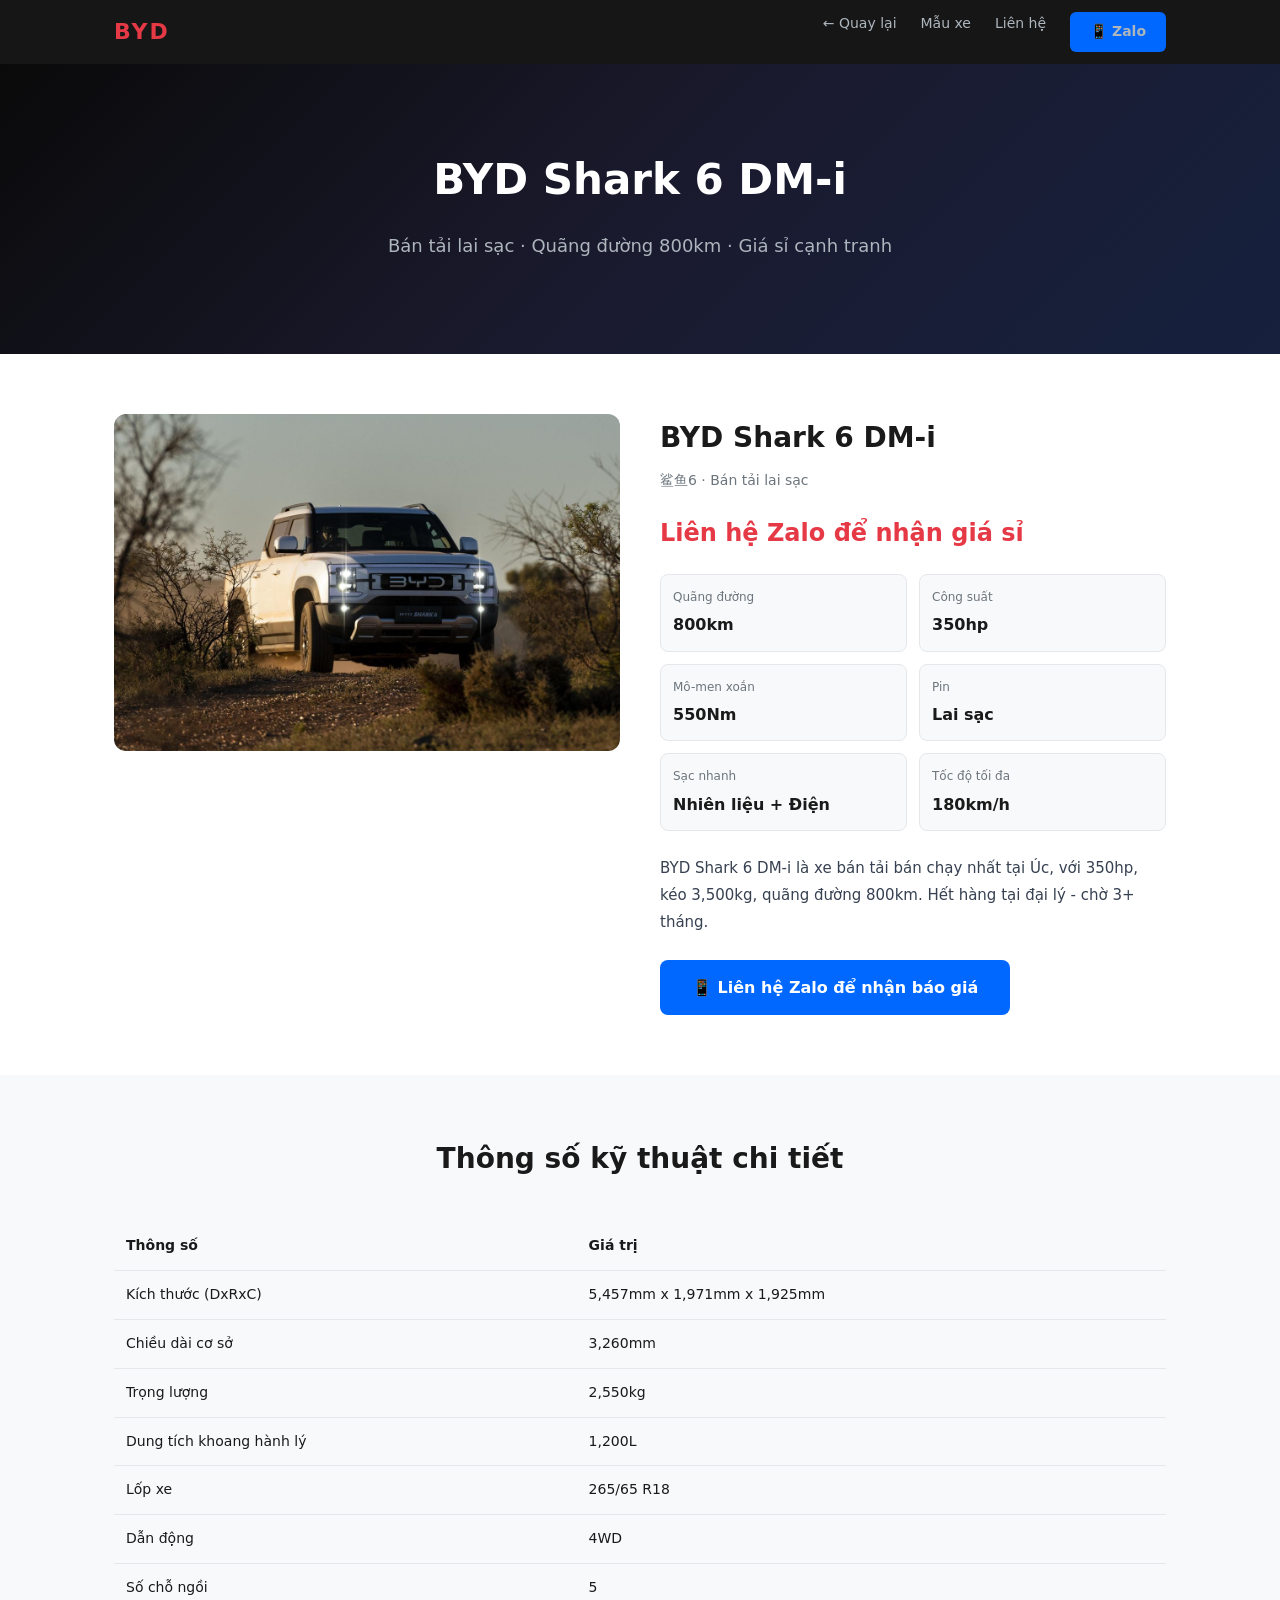
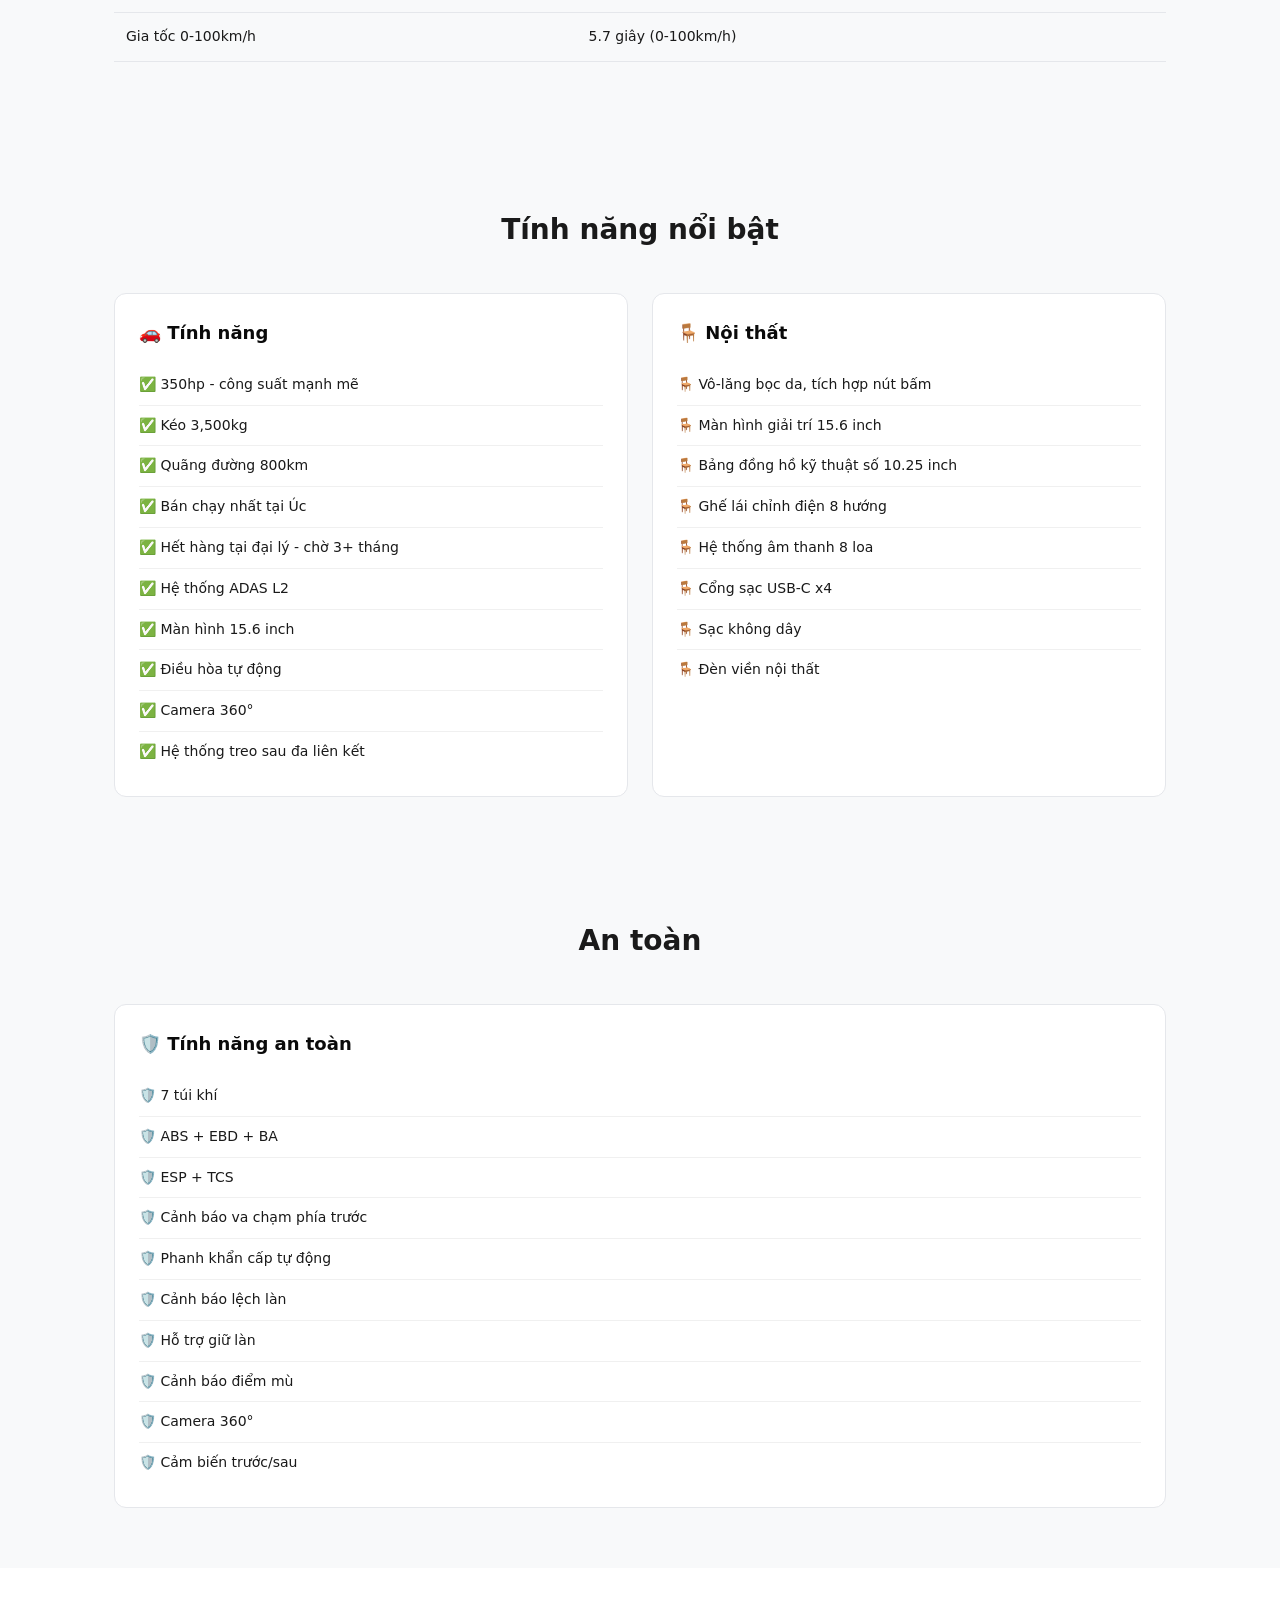
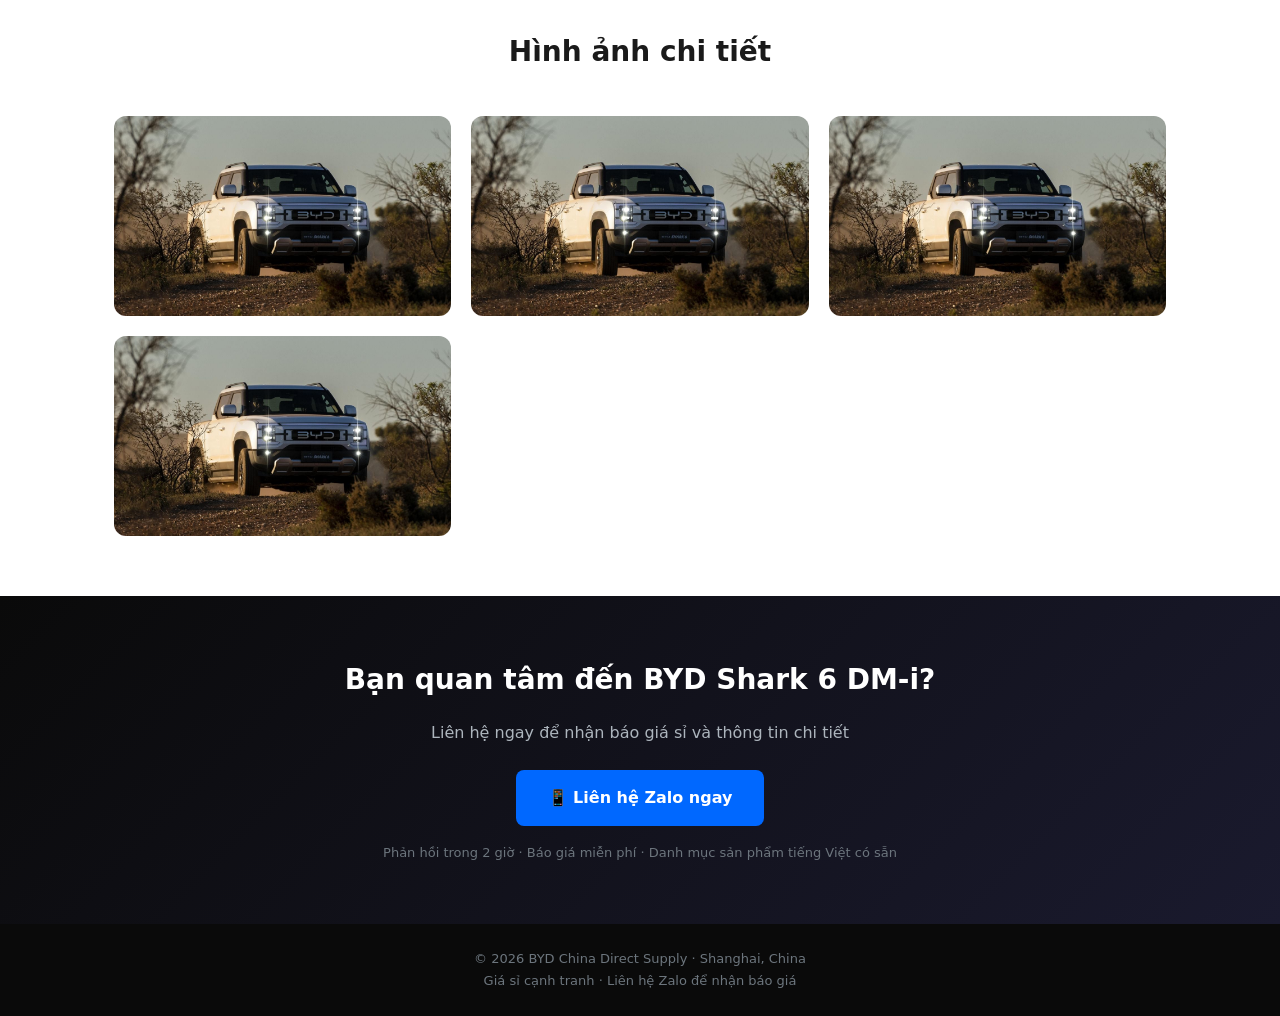
<file: shark6.html>
<!DOCTYPE html>
<html lang="vi">
<head>
<meta charset="UTF-8">
<meta name="viewport" content="width=device-width, initial-scale=1.0">
<title>BYD Shark 6 DM-i - Bán tải lai sạc | BYD China Direct Supply</title>
<meta name="description" content="BYD Shark 6 DM-i - Bán tải lai sạc, 350hp, kéo 3,500kg, quãng đường 800km, bán chạy nhất tại Úc.">
<style>
:root{--red:#e63946;--dark:#0a0a0a;--gray:#6c757d;--light:#f8f9fa;--green:#16a34a;--blue:#2563eb}
*{margin:0;padding:0;box-sizing:border-box}
body{font-family:'Segoe UI',system-ui,sans-serif;color:#1a1a1a;line-height:1.7}
.container{max-width:1100px;margin:0 auto;padding:0 24px}
a{color:var(--red);text-decoration:none}
nav{position:sticky;top:0;z-index:100;background:rgba(10,10,10,.95);backdrop-filter:blur(10px);padding:12px 0}
nav .container{display:flex;justify-content:space-between;align-items:center}
nav .logo{font-size:22px;font-weight:900;color:var(--red);letter-spacing:2px}
nav .nav-links{display:flex;gap:24px}
nav .nav-links a{color:#adb5bd;font-size:14px;transition:color .2s}
nav .nav-links a:hover{color:#fff}
nav .cta-btn{background:#0068FF;color:#fff;padding:8px 20px;border-radius:6px;font-weight:700;font-size:13px}
.hero{background:linear-gradient(135deg,#0a0a0a,#1a1a2e 50%,#16213e);color:#fff;text-align:center;padding:80px 20px 60px}
.hero h1{font-size:clamp(28px,4vw,42px);font-weight:900;margin-bottom:16px}
.hero h1 span{color:var(--red)}
.hero p{font-size:18px;color:#adb5bd;max-width:650px;margin:0 auto 32px}
.product{padding:60px 20px}
.product-grid{display:grid;grid-template-columns:1fr 1fr;gap:40px;align-items:start}
.product-image{border-radius:12px;overflow:hidden}
.product-image img{width:100%;height:auto;display:block}
.product-info h2{font-size:28px;font-weight:800;margin-bottom:8px}
.product-info .en-name{font-size:14px;color:var(--gray);margin-bottom:20px}
.product-info .price{font-size:24px;font-weight:700;color:var(--red);margin-bottom:20px}
.product-info .specs{display:grid;grid-template-columns:1fr 1fr;gap:12px;margin-bottom:24px}
.product-info .spec{background:var(--light);border:1px solid #e5e7eb;border-radius:8px;padding:12px}
.product-info .spec-label{font-size:12px;color:var(--gray);margin-bottom:4px}
.product-info .spec-value{font-size:16px;font-weight:700}
.product-info .desc{font-size:15px;color:#374151;line-height:1.8;margin-bottom:24px}
.product-info .features{margin-bottom:24px}
.product-info .features li{margin-bottom:8px;font-size:14px}
.product-info .cta-btn{display:inline-block;background:#0068FF;color:#fff;padding:14px 32px;border-radius:8px;font-weight:700;font-size:16px}
.detail-section{padding:60px 20px;background:var(--light)}
.detail-section h2{text-align:center;font-size:28px;font-weight:800;margin-bottom:40px}
.detail-grid{display:grid;grid-template-columns:1fr 1fr;gap:24px}
.detail-card{background:#fff;border-radius:12px;padding:24px;border:1px solid #e5e7eb}
.detail-card h3{font-size:18px;font-weight:700;margin-bottom:16px;color:var(--dark)}
.detail-card ul{list-style:none;padding:0}
.detail-card li{padding:8px 0;border-bottom:1px solid #f0f0f0;font-size:14px}
.detail-card li:last-child{border-bottom:none}
.specs-table{width:100%;border-collapse:collapse;margin-bottom:24px}
.specs-table th,.specs-table td{padding:12px;text-align:left;border-bottom:1px solid #e5e7eb;font-size:14px}
.specs-table th{background:var(--light);font-weight:600}
.gallery{padding:60px 20px}
.gallery h2{text-align:center;font-size:28px;font-weight:800;margin-bottom:40px}
.gallery-grid{display:grid;grid-template-columns:repeat(auto-fit,minmax(250px,1fr));gap:20px}
.gallery-item{border-radius:12px;overflow:hidden}
.gallery-item img{width:100%;height:200px;object-fit:cover;display:block}
.cta-section{background:linear-gradient(135deg,#0a0a0a,#1a1a2e);color:#fff;text-align:center;padding:60px 20px}
.cta-section h2{font-size:28px;font-weight:800;margin-bottom:16px;color:#fff}
.cta-section p{color:#adb5bd;margin-bottom:24px;font-size:16px}
.cta-section .cta-btn{display:inline-block;background:#0068FF;color:#fff;padding:14px 32px;border-radius:8px;font-weight:700;font-size:16px}
.cta-section .cta-sub{color:#6c757d;margin-top:16px;font-size:13px}
footer{background:var(--dark);color:#6c757d;text-align:center;padding:24px 20px;font-size:13px}
@media(max-width:768px){.product-grid,.detail-grid{grid-template-columns:1fr}}
</style>

<!-- Google Analytics 4 -->
<script async src="https://www.googletagmanager.com/gtag/js?id=G-VB3E0CEPTX"></script>
<script>
  window.dataLayer = window.dataLayer || [];
  function gtag(){dataLayer.push(arguments);}
  gtag('js', new Date());
  gtag('config', 'G-VB3E0CEPTX');
  
  // Track Zalo button clicks
  document.addEventListener('DOMContentLoaded', function() {
    var zaloLinks = document.querySelectorAll('a[href*="zalo.me"]');
    zaloLinks.forEach(function(link) {
      link.addEventListener('click', function() {
        gtag('event', 'click', {
          'event_category': 'Zalo',
          'event_label': 'Zalo Button Click - ' + document.title,
          'value': 1
        });
      });
    });
  });
</script>

<!-- Microsoft Clarity Heatmap -->
<script type="text/javascript">
    (function(c,l,a,r,i,t,y){
        c[a]=c[a]||function(){(c[a].q=c[a].q||[]).push(arguments)};
        t=l.createElement(r);t.async=1;t.src="https://www.clarity.ms/tag/"+i;
        y=l.getElementsByTagName(r)[0];y.parentNode.insertBefore(t,y);
    })(window, document, "clarity", "script", "y169be5r4s");
</script>
</head>
<body>
<nav>
<div class="container">
  <a href="index.html" class="logo">BYD</a>
  <div class="nav-links">
    <a href="index.html">← Quay lại</a>
    <a href="index.html#vehicles">Mẫu xe</a>
    <a href="index.html#contact">Liên hệ</a>
    <a href="https://zalo.me/8613338467295" class="cta-btn">📱 Zalo</a>
  </div>
</div>
</nav>
<header class="hero">
  <h1>BYD Shark 6 DM-i</h1>
  <p>Bán tải lai sạc · Quãng đường 800km · Giá sỉ cạnh tranh</p>
</header>
<section class="product">
<div class="container">
  <div class="product-grid">
    <div class="product-image">
      <img src="images/shark6.jpg" alt="BYD Shark 6 DM-i">
    </div>
    <div class="product-info">
      <h2>BYD Shark 6 DM-i</h2>
      <div class="en-name">鲨鱼6 · Bán tải lai sạc</div>
      <div class="price">Liên hệ Zalo để nhận giá sỉ</div>
      <div class="specs">
        <div class="spec"><div class="spec-label">Quãng đường</div><div class="spec-value">800km</div></div>
        <div class="spec"><div class="spec-label">Công suất</div><div class="spec-value">350hp</div></div>
        <div class="spec"><div class="spec-label">Mô-men xoắn</div><div class="spec-value">550Nm</div></div>
        <div class="spec"><div class="spec-label">Pin</div><div class="spec-value">Lai sạc</div></div>
        <div class="spec"><div class="spec-label">Sạc nhanh</div><div class="spec-value">Nhiên liệu + Điện</div></div>
        <div class="spec"><div class="spec-label">Tốc độ tối đa</div><div class="spec-value">180km/h</div></div>
      </div>
      <div class="desc">BYD Shark 6 DM-i là xe bán tải bán chạy nhất tại Úc, với 350hp, kéo 3,500kg, quãng đường 800km. Hết hàng tại đại lý - chờ 3+ tháng.</div>
      <a href="https://zalo.me/8613338467295?text=Tôi quan tâm đến BYD Shark 6. Gửi tôi báo giá nhé." class="cta-btn">📱 Liên hệ Zalo để nhận báo giá</a>
    </div>
  </div>
</div>
</section>
<section class="detail-section">
<div class="container">
  <h2>Thông số kỹ thuật chi tiết</h2>
  <table class="specs-table">
    <tr><th>Thông số</th><th>Giá trị</th></tr>
    <tr><td>Kích thước (DxRxC)</td><td>5,457mm x 1,971mm x 1,925mm</td></tr>
    <tr><td>Chiều dài cơ sở</td><td>3,260mm</td></tr>
    <tr><td>Trọng lượng</td><td>2,550kg</td></tr>
    <tr><td>Dung tích khoang hành lý</td><td>1,200L</td></tr>
    <tr><td>Lốp xe</td><td>265/65 R18</td></tr>
    <tr><td>Dẫn động</td><td>4WD</td></tr>
    <tr><td>Số chỗ ngồi</td><td>5</td></tr>
    <tr><td>Gia tốc 0-100km/h</td><td>5.7 giây (0-100km/h)</td></tr>
  </table>
</div>
</section>
<section class="detail-section">
<div class="container">
  <h2>Tính năng nổi bật</h2>
  <div class="detail-grid">
    <div class="detail-card">
      <h3>🚗 Tính năng</h3>
      <ul>
        <li>✅ 350hp - công suất mạnh mẽ</li>
        <li>✅ Kéo 3,500kg</li>
        <li>✅ Quãng đường 800km</li>
        <li>✅ Bán chạy nhất tại Úc</li>
        <li>✅ Hết hàng tại đại lý - chờ 3+ tháng</li>
        <li>✅ Hệ thống ADAS L2</li>
        <li>✅ Màn hình 15.6 inch</li>
        <li>✅ Điều hòa tự động</li>
        <li>✅ Camera 360°</li>
        <li>✅ Hệ thống treo sau đa liên kết</li>
      </ul>
    </div>
    <div class="detail-card">
      <h3>🪑 Nội thất</h3>
      <ul>
        <li>🪑 Vô-lăng bọc da, tích hợp nút bấm</li>
        <li>🪑 Màn hình giải trí 15.6 inch</li>
        <li>🪑 Bảng đồng hồ kỹ thuật số 10.25 inch</li>
        <li>🪑 Ghế lái chỉnh điện 8 hướng</li>
        <li>🪑 Hệ thống âm thanh 8 loa</li>
        <li>🪑 Cổng sạc USB-C x4</li>
        <li>🪑 Sạc không dây</li>
        <li>🪑 Đèn viền nội thất</li>
      </ul>
    </div>
  </div>
</div>
</section>
<section class="detail-section">
<div class="container">
  <h2>An toàn</h2>
  <div class="detail-card">
    <h3>🛡️ Tính năng an toàn</h3>
    <ul>
        <li>🛡️ 7 túi khí</li>
        <li>🛡️ ABS + EBD + BA</li>
        <li>🛡️ ESP + TCS</li>
        <li>🛡️ Cảnh báo va chạm phía trước</li>
        <li>🛡️ Phanh khẩn cấp tự động</li>
        <li>🛡️ Cảnh báo lệch làn</li>
        <li>🛡️ Hỗ trợ giữ làn</li>
        <li>🛡️ Cảnh báo điểm mù</li>
        <li>🛡️ Camera 360°</li>
        <li>🛡️ Cảm biến trước/sau</li>
    </ul>
  </div>
</div>
</section>
<section class="gallery">
<div class="container">
  <h2>Hình ảnh chi tiết</h2>
  <div class="gallery-grid">
    <div class="gallery-item"><img src="images/shark6.jpg" alt="BYD Shark 6 DM-i ngoại thất"></div>
    <div class="gallery-item"><img src="images/shark6.jpg" alt="BYD Shark 6 DM-i nội thất"></div>
    <div class="gallery-item"><img src="images/shark6.jpg" alt="BYD Shark 6 DM-i sạc"></div>
    <div class="gallery-item"><img src="images/shark6.jpg" alt="BYD Shark 6 DM-i bên"></div>
  </div>
</div>
</section>
<section class="cta-section">
<div class="container">
  <h2>Bạn quan tâm đến BYD Shark 6 DM-i?</h2>
  <p>Liên hệ ngay để nhận báo giá sỉ và thông tin chi tiết</p>
  <a href="https://zalo.me/8613338467295?text=Tôi quan tâm đến BYD Shark 6. Gửi tôi báo giá nhé." class="cta-btn">📱 Liên hệ Zalo ngay</a>
  <div class="cta-sub">Phản hồi trong 2 giờ · Báo giá miễn phí · Danh mục sản phẩm tiếng Việt có sẵn</div>
</div>
</section>
<footer>
  <p>© 2026 BYD China Direct Supply · Shanghai, China</p>
  <p>Giá sỉ cạnh tranh · Liên hệ Zalo để nhận báo giá</p>
</footer>
<script type="text/javascript">
var Tawk_API=Tawk_API||{}, Tawk_LoadStart=new Date();
(function(){
var s1=document.createElement("script"),s0=document.getElementsByTagName("script")[0];
s1.async=true;
s1.src="https://embed.tawk.to/6a6d6f5df9ea531d4e99976f/1jutnm2cq";
s1.charset="UTF-8";
s1.setAttribute("crossorigin","*");
s0.parentNode.insertBefore(s1,s0);
})();
</script>
</body>
</html>
</file>
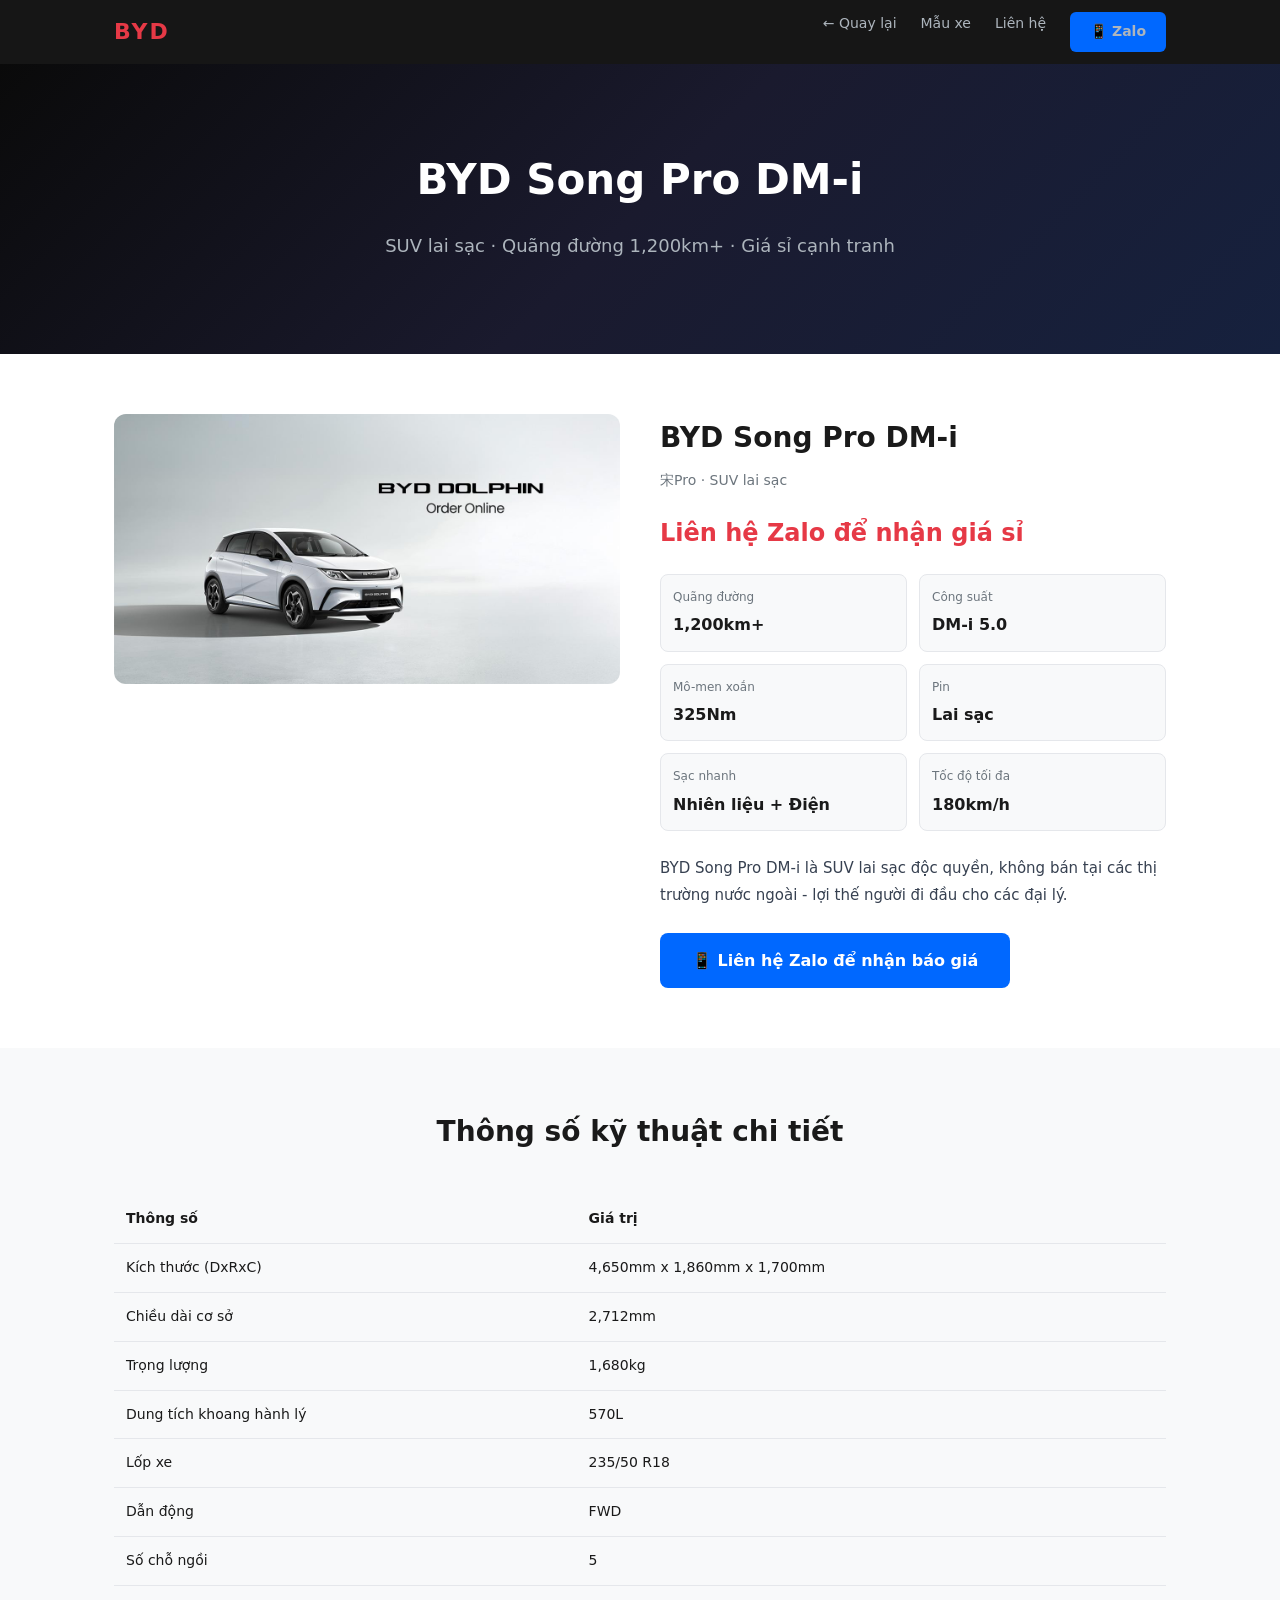
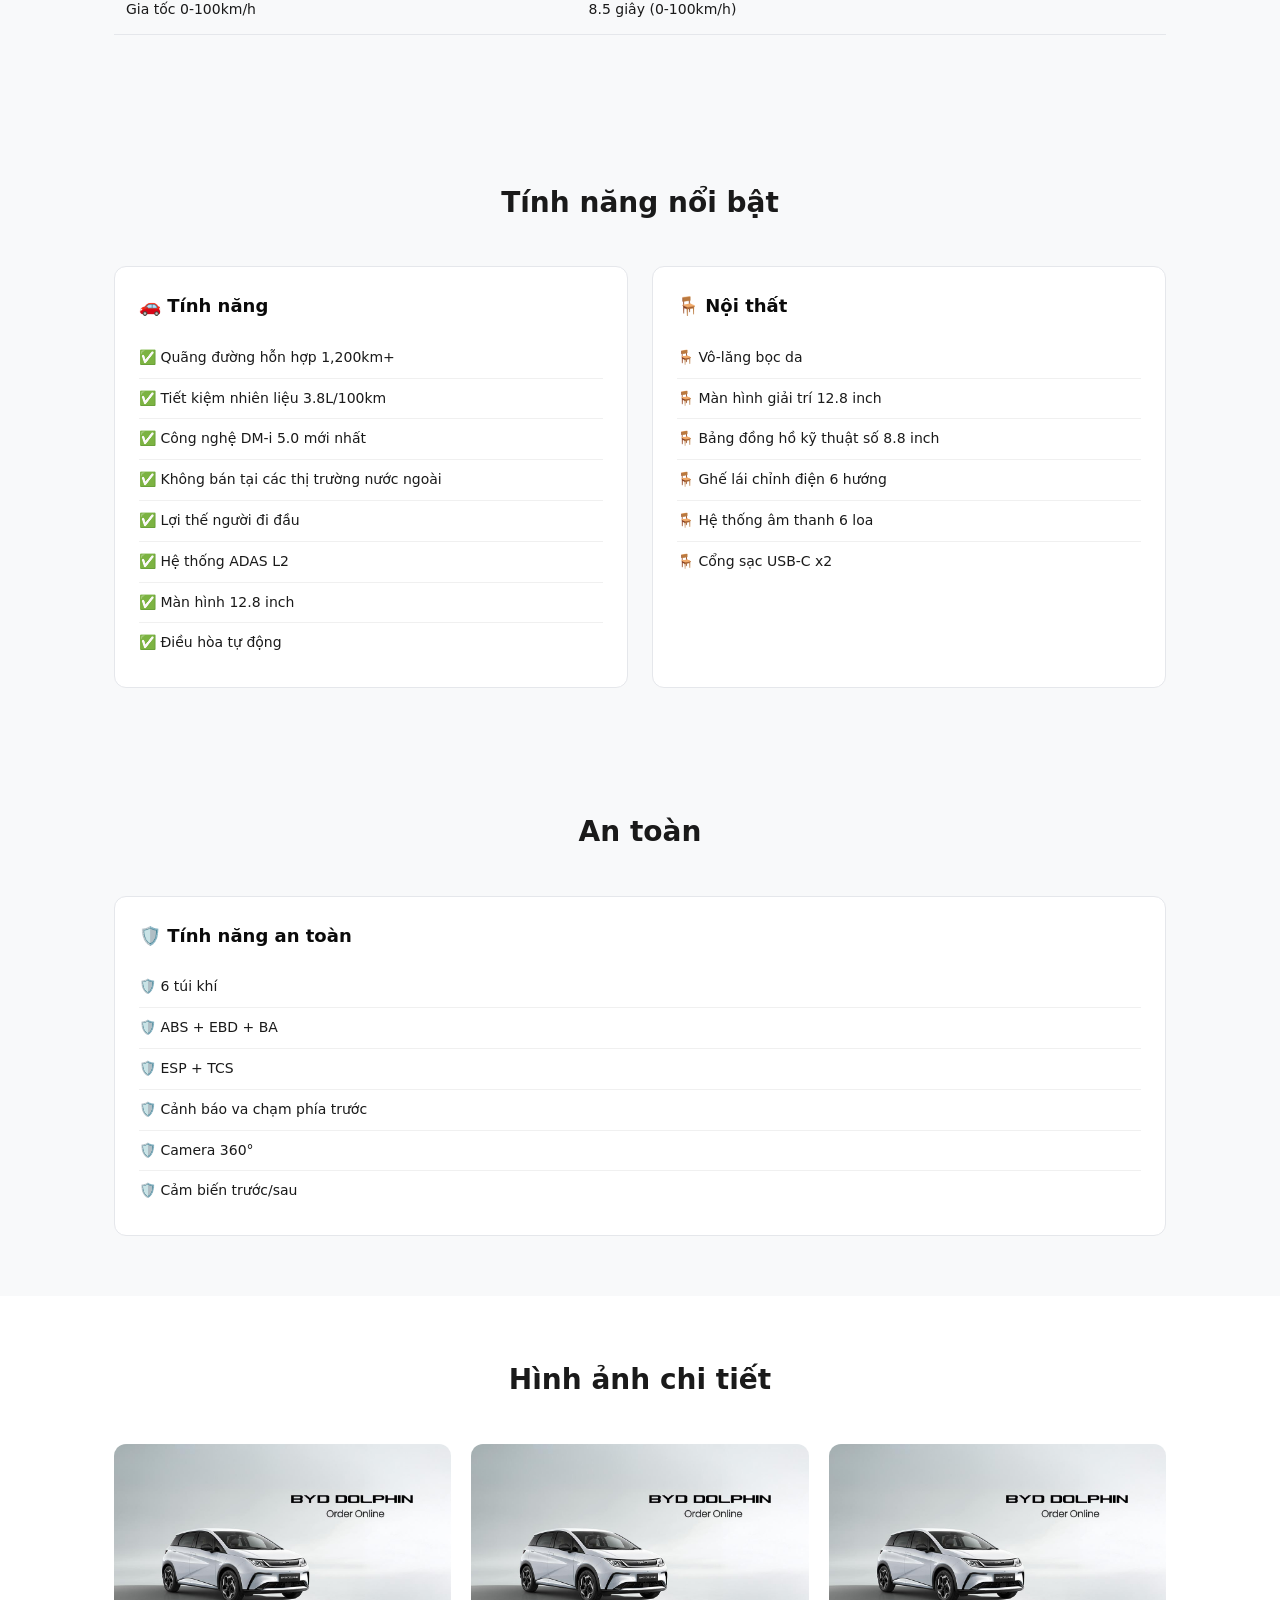
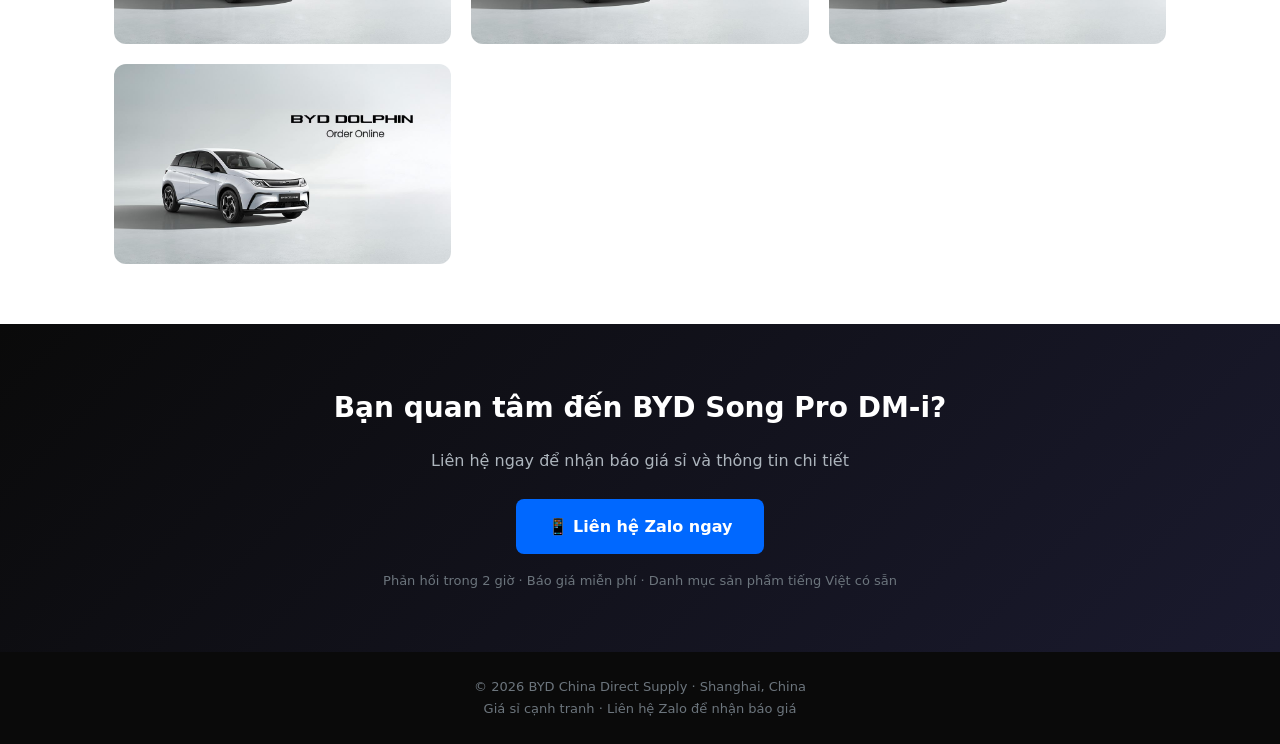
<file: songpro.html>
<!DOCTYPE html>
<html lang="vi">
<head>
<meta charset="UTF-8">
<meta name="viewport" content="width=device-width, initial-scale=1.0">
<title>BYD Song Pro DM-i - SUV lai sạc | BYD China Direct Supply</title>
<meta name="description" content="BYD Song Pro DM-i - SUV lai sạc độc quyền, quãng đường 1,200km+, cơ hội xuất khẩu.">
<style>
:root{--red:#e63946;--dark:#0a0a0a;--gray:#6c757d;--light:#f8f9fa;--green:#16a34a;--blue:#2563eb}
*{margin:0;padding:0;box-sizing:border-box}
body{font-family:'Segoe UI',system-ui,sans-serif;color:#1a1a1a;line-height:1.7}
.container{max-width:1100px;margin:0 auto;padding:0 24px}
a{color:var(--red);text-decoration:none}
nav{position:sticky;top:0;z-index:100;background:rgba(10,10,10,.95);backdrop-filter:blur(10px);padding:12px 0}
nav .container{display:flex;justify-content:space-between;align-items:center}
nav .logo{font-size:22px;font-weight:900;color:var(--red);letter-spacing:2px}
nav .nav-links{display:flex;gap:24px}
nav .nav-links a{color:#adb5bd;font-size:14px;transition:color .2s}
nav .nav-links a:hover{color:#fff}
nav .cta-btn{background:#0068FF;color:#fff;padding:8px 20px;border-radius:6px;font-weight:700;font-size:13px}
.hero{background:linear-gradient(135deg,#0a0a0a,#1a1a2e 50%,#16213e);color:#fff;text-align:center;padding:80px 20px 60px}
.hero h1{font-size:clamp(28px,4vw,42px);font-weight:900;margin-bottom:16px}
.hero h1 span{color:var(--red)}
.hero p{font-size:18px;color:#adb5bd;max-width:650px;margin:0 auto 32px}
.product{padding:60px 20px}
.product-grid{display:grid;grid-template-columns:1fr 1fr;gap:40px;align-items:start}
.product-image{border-radius:12px;overflow:hidden}
.product-image img{width:100%;height:auto;display:block}
.product-info h2{font-size:28px;font-weight:800;margin-bottom:8px}
.product-info .en-name{font-size:14px;color:var(--gray);margin-bottom:20px}
.product-info .price{font-size:24px;font-weight:700;color:var(--red);margin-bottom:20px}
.product-info .specs{display:grid;grid-template-columns:1fr 1fr;gap:12px;margin-bottom:24px}
.product-info .spec{background:var(--light);border:1px solid #e5e7eb;border-radius:8px;padding:12px}
.product-info .spec-label{font-size:12px;color:var(--gray);margin-bottom:4px}
.product-info .spec-value{font-size:16px;font-weight:700}
.product-info .desc{font-size:15px;color:#374151;line-height:1.8;margin-bottom:24px}
.product-info .features{margin-bottom:24px}
.product-info .features li{margin-bottom:8px;font-size:14px}
.product-info .cta-btn{display:inline-block;background:#0068FF;color:#fff;padding:14px 32px;border-radius:8px;font-weight:700;font-size:16px}
.detail-section{padding:60px 20px;background:var(--light)}
.detail-section h2{text-align:center;font-size:28px;font-weight:800;margin-bottom:40px}
.detail-grid{display:grid;grid-template-columns:1fr 1fr;gap:24px}
.detail-card{background:#fff;border-radius:12px;padding:24px;border:1px solid #e5e7eb}
.detail-card h3{font-size:18px;font-weight:700;margin-bottom:16px;color:var(--dark)}
.detail-card ul{list-style:none;padding:0}
.detail-card li{padding:8px 0;border-bottom:1px solid #f0f0f0;font-size:14px}
.detail-card li:last-child{border-bottom:none}
.specs-table{width:100%;border-collapse:collapse;margin-bottom:24px}
.specs-table th,.specs-table td{padding:12px;text-align:left;border-bottom:1px solid #e5e7eb;font-size:14px}
.specs-table th{background:var(--light);font-weight:600}
.gallery{padding:60px 20px}
.gallery h2{text-align:center;font-size:28px;font-weight:800;margin-bottom:40px}
.gallery-grid{display:grid;grid-template-columns:repeat(auto-fit,minmax(250px,1fr));gap:20px}
.gallery-item{border-radius:12px;overflow:hidden}
.gallery-item img{width:100%;height:200px;object-fit:cover;display:block}
.cta-section{background:linear-gradient(135deg,#0a0a0a,#1a1a2e);color:#fff;text-align:center;padding:60px 20px}
.cta-section h2{font-size:28px;font-weight:800;margin-bottom:16px;color:#fff}
.cta-section p{color:#adb5bd;margin-bottom:24px;font-size:16px}
.cta-section .cta-btn{display:inline-block;background:#0068FF;color:#fff;padding:14px 32px;border-radius:8px;font-weight:700;font-size:16px}
.cta-section .cta-sub{color:#6c757d;margin-top:16px;font-size:13px}
footer{background:var(--dark);color:#6c757d;text-align:center;padding:24px 20px;font-size:13px}
@media(max-width:768px){.product-grid,.detail-grid{grid-template-columns:1fr}}
</style>

<!-- Google Analytics 4 -->
<script async src="https://www.googletagmanager.com/gtag/js?id=G-VB3E0CEPTX"></script>
<script>
  window.dataLayer = window.dataLayer || [];
  function gtag(){dataLayer.push(arguments);}
  gtag('js', new Date());
  gtag('config', 'G-VB3E0CEPTX');
  
  // Track Zalo button clicks
  document.addEventListener('DOMContentLoaded', function() {
    var zaloLinks = document.querySelectorAll('a[href*="zalo.me"]');
    zaloLinks.forEach(function(link) {
      link.addEventListener('click', function() {
        gtag('event', 'click', {
          'event_category': 'Zalo',
          'event_label': 'Zalo Button Click - ' + document.title,
          'value': 1
        });
      });
    });
  });
</script>

<!-- Microsoft Clarity Heatmap -->
<script type="text/javascript">
    (function(c,l,a,r,i,t,y){
        c[a]=c[a]||function(){(c[a].q=c[a].q||[]).push(arguments)};
        t=l.createElement(r);t.async=1;t.src="https://www.clarity.ms/tag/"+i;
        y=l.getElementsByTagName(r)[0];y.parentNode.insertBefore(t,y);
    })(window, document, "clarity", "script", "y169be5r4s");
</script>
</head>
<body>
<nav>
<div class="container">
  <a href="index.html" class="logo">BYD</a>
  <div class="nav-links">
    <a href="index.html">← Quay lại</a>
    <a href="index.html#vehicles">Mẫu xe</a>
    <a href="index.html#contact">Liên hệ</a>
    <a href="https://zalo.me/8613338467295" class="cta-btn">📱 Zalo</a>
  </div>
</div>
</nav>
<header class="hero">
  <h1>BYD Song Pro DM-i</h1>
  <p>SUV lai sạc · Quãng đường 1,200km+ · Giá sỉ cạnh tranh</p>
</header>
<section class="product">
<div class="container">
  <div class="product-grid">
    <div class="product-image">
      <img src="images/songprodm.jpg" alt="BYD Song Pro DM-i">
    </div>
    <div class="product-info">
      <h2>BYD Song Pro DM-i</h2>
      <div class="en-name">宋Pro · SUV lai sạc</div>
      <div class="price">Liên hệ Zalo để nhận giá sỉ</div>
      <div class="specs">
        <div class="spec"><div class="spec-label">Quãng đường</div><div class="spec-value">1,200km+</div></div>
        <div class="spec"><div class="spec-label">Công suất</div><div class="spec-value">DM-i 5.0</div></div>
        <div class="spec"><div class="spec-label">Mô-men xoắn</div><div class="spec-value">325Nm</div></div>
        <div class="spec"><div class="spec-label">Pin</div><div class="spec-value">Lai sạc</div></div>
        <div class="spec"><div class="spec-label">Sạc nhanh</div><div class="spec-value">Nhiên liệu + Điện</div></div>
        <div class="spec"><div class="spec-label">Tốc độ tối đa</div><div class="spec-value">180km/h</div></div>
      </div>
      <div class="desc">BYD Song Pro DM-i là SUV lai sạc độc quyền, không bán tại các thị trường nước ngoài - lợi thế người đi đầu cho các đại lý.</div>
      <a href="https://zalo.me/8613338467295?text=Tôi quan tâm đến BYD Song Pro DM-i. Gửi tôi báo giá nhé." class="cta-btn">📱 Liên hệ Zalo để nhận báo giá</a>
    </div>
  </div>
</div>
</section>
<section class="detail-section">
<div class="container">
  <h2>Thông số kỹ thuật chi tiết</h2>
  <table class="specs-table">
    <tr><th>Thông số</th><th>Giá trị</th></tr>
    <tr><td>Kích thước (DxRxC)</td><td>4,650mm x 1,860mm x 1,700mm</td></tr>
    <tr><td>Chiều dài cơ sở</td><td>2,712mm</td></tr>
    <tr><td>Trọng lượng</td><td>1,680kg</td></tr>
    <tr><td>Dung tích khoang hành lý</td><td>570L</td></tr>
    <tr><td>Lốp xe</td><td>235/50 R18</td></tr>
    <tr><td>Dẫn động</td><td>FWD</td></tr>
    <tr><td>Số chỗ ngồi</td><td>5</td></tr>
    <tr><td>Gia tốc 0-100km/h</td><td>8.5 giây (0-100km/h)</td></tr>
  </table>
</div>
</section>
<section class="detail-section">
<div class="container">
  <h2>Tính năng nổi bật</h2>
  <div class="detail-grid">
    <div class="detail-card">
      <h3>🚗 Tính năng</h3>
      <ul>
        <li>✅ Quãng đường hỗn hợp 1,200km+</li>
        <li>✅ Tiết kiệm nhiên liệu 3.8L/100km</li>
        <li>✅ Công nghệ DM-i 5.0 mới nhất</li>
        <li>✅ Không bán tại các thị trường nước ngoài</li>
        <li>✅ Lợi thế người đi đầu</li>
        <li>✅ Hệ thống ADAS L2</li>
        <li>✅ Màn hình 12.8 inch</li>
        <li>✅ Điều hòa tự động</li>
      </ul>
    </div>
    <div class="detail-card">
      <h3>🪑 Nội thất</h3>
      <ul>
        <li>🪑 Vô-lăng bọc da</li>
        <li>🪑 Màn hình giải trí 12.8 inch</li>
        <li>🪑 Bảng đồng hồ kỹ thuật số 8.8 inch</li>
        <li>🪑 Ghế lái chỉnh điện 6 hướng</li>
        <li>🪑 Hệ thống âm thanh 6 loa</li>
        <li>🪑 Cổng sạc USB-C x2</li>
      </ul>
    </div>
  </div>
</div>
</section>
<section class="detail-section">
<div class="container">
  <h2>An toàn</h2>
  <div class="detail-card">
    <h3>🛡️ Tính năng an toàn</h3>
    <ul>
        <li>🛡️ 6 túi khí</li>
        <li>🛡️ ABS + EBD + BA</li>
        <li>🛡️ ESP + TCS</li>
        <li>🛡️ Cảnh báo va chạm phía trước</li>
        <li>🛡️ Camera 360°</li>
        <li>🛡️ Cảm biến trước/sau</li>
    </ul>
  </div>
</div>
</section>
<section class="gallery">
<div class="container">
  <h2>Hình ảnh chi tiết</h2>
  <div class="gallery-grid">
    <div class="gallery-item"><img src="images/songprodm.jpg" alt="BYD Song Pro DM-i ngoại thất"></div>
    <div class="gallery-item"><img src="images/songprodm.jpg" alt="BYD Song Pro DM-i nội thất"></div>
    <div class="gallery-item"><img src="images/songprodm.jpg" alt="BYD Song Pro DM-i sạc"></div>
    <div class="gallery-item"><img src="images/songprodm.jpg" alt="BYD Song Pro DM-i bên"></div>
  </div>
</div>
</section>
<section class="cta-section">
<div class="container">
  <h2>Bạn quan tâm đến BYD Song Pro DM-i?</h2>
  <p>Liên hệ ngay để nhận báo giá sỉ và thông tin chi tiết</p>
  <a href="https://zalo.me/8613338467295?text=Tôi quan tâm đến BYD Song Pro DM-i. Gửi tôi báo giá nhé." class="cta-btn">📱 Liên hệ Zalo ngay</a>
  <div class="cta-sub">Phản hồi trong 2 giờ · Báo giá miễn phí · Danh mục sản phẩm tiếng Việt có sẵn</div>
</div>
</section>
<footer>
  <p>© 2026 BYD China Direct Supply · Shanghai, China</p>
  <p>Giá sỉ cạnh tranh · Liên hệ Zalo để nhận báo giá</p>
</footer>
<script type="text/javascript">
var Tawk_API=Tawk_API||{}, Tawk_LoadStart=new Date();
(function(){
var s1=document.createElement("script"),s0=document.getElementsByTagName("script")[0];
s1.async=true;
s1.src="https://embed.tawk.to/6a6d6f5df9ea531d4e99976f/1jutnm2cq";
s1.charset="UTF-8";
s1.setAttribute("crossorigin","*");
s0.parentNode.insertBefore(s1,s0);
})();
</script>
</body>
</html>
</file>
<file: css/style.css>
/* ===== Global Variables ===== */
:root {
    --primary: #0E7C3A;
    --primary-dark: #0a5c2b;
    --primary-light: #e8f5e9;
    --primary-gradient: linear-gradient(135deg, #0E7C3A 0%, #0a5c2b 100%);
    --accent: #FF6B00;
    --accent-dark: #e55a00;
    --accent-light: #fff3e0;
    --dark: #1a1a2e;
    --gray-900: #212529;
    --gray-700: #495057;
    --gray-500: #6c757d;
    --gray-300: #dee2e6;
    --gray-100: #f8f9fa;
    --white: #ffffff;
    --zalo: #0E7C3A;
    --shadow: 0 4px 20px rgba(0,0,0,0.08);
    --shadow-lg: 0 10px 40px rgba(0,0,0,0.12);
    --radius: 12px;
    --radius-lg: 20px;
    --transition: all 0.3s ease;
}

/* ===== Reset ===== */
* { margin: 0; padding: 0; box-sizing: border-box; }
html { scroll-behavior: smooth; }
body {
    font-family: 'Be Vietnam Pro', -apple-system, BlinkMacSystemFont, sans-serif;
    color: var(--gray-900);
    line-height: 1.6;
    background: var(--white);
    overflow-x: hidden;
}
a { text-decoration: none; color: inherit; }
img { max-width: 100%; height: auto; display: block; }
ul { list-style: none; }
button { cursor: pointer; font-family: inherit; border: none; background: none; }
input, select, textarea { font-family: inherit; }

/* ===== Layout ===== */
.container { max-width: 1200px; margin: 0 auto; padding: 0 20px; }
.section { padding: 80px 0; }
.section-header { text-align: center; margin-bottom: 50px; }
.section-tag {
    display: inline-block; background: rgba(14,124,58,0.1); color: var(--primary);
    padding: 6px 16px; border-radius: 50px; font-size: 14px; font-weight: 600; margin-bottom: 15px;
}
.section-title { font-size: 32px; font-weight: 800; color: var(--dark); margin-bottom: 15px; line-height: 1.3; }
.section-desc { font-size: 17px; color: var(--gray-500); max-width: 650px; margin: 0 auto; }

/* ===== Buttons ===== */
.btn {
    display: inline-flex; align-items: center; justify-content: center; gap: 8px;
    padding: 14px 32px; border-radius: 50px; font-weight: 600; font-size: 16px;
    cursor: pointer; transition: var(--transition); border: none; white-space: nowrap;
}
.btn-primary { background: var(--primary); color: white; }
.btn-primary:hover { background: var(--primary-dark); transform: translateY(-2px); box-shadow: 0 5px 20px rgba(14,124,58,0.4); }
.btn-accent { background: var(--accent); color: white; }
.btn-accent:hover { background: var(--accent-dark); transform: translateY(-2px); box-shadow: 0 5px 20px rgba(255,107,0,0.4); }
.btn-outline { background: transparent; color: var(--primary); border: 2px solid var(--primary); }
.btn-outline:hover { background: var(--primary); color: white; }
.btn-outline-accent { background: transparent; color: var(--accent); border: 2px solid var(--accent); }
.btn-outline-accent:hover { background: var(--accent); color: white; }
.btn-outline-white { background: transparent; color: white; border: 2px solid white; }
.btn-outline-white:hover { background: white; color: var(--primary); }
.btn-lg { padding: 16px 40px; font-size: 17px; }
.btn-sm { padding: 10px 20px; font-size: 14px; }

/* ===== Navigation ===== */
.navbar {
    position: fixed; top: 0; left: 0; right: 0; z-index: 1000;
    background: rgba(255,255,255,0.95); backdrop-filter: blur(10px);
    box-shadow: 0 2px 10px rgba(0,0,0,0.05);
}
.nav-inner { display: flex; align-items: center; justify-content: space-between; height: 70px; }
.logo { display: flex; align-items: center; gap: 10px; font-weight: 800; font-size: 20px; color: var(--primary); }
.logo-icon { width: 36px; height: 36px; background: var(--primary); border-radius: 8px; display: flex; align-items: center; justify-content: center; color: white; font-size: 14px; font-weight: 800; }
.logo span { color: var(--dark); }
.nav-links { display: flex; gap: 28px; align-items: center; }
.nav-links a { font-weight: 500; font-size: 15px; color: var(--gray-700); transition: var(--transition); position: relative; }
.nav-links a:hover, .nav-links a.active { color: var(--primary); }
.nav-links a.active::after { content: ''; position: absolute; bottom: -5px; left: 0; right: 0; height: 2px; background: var(--primary); border-radius: 2px; }
.nav-cta { background: var(--accent); color: white !important; padding: 10px 24px; border-radius: 50px; font-weight: 600 !important; }
.nav-cta:hover { background: var(--accent-dark); color: white !important; transform: none; }
.nav-cta::after { display: none !important; }
.mobile-toggle { display: none; font-size: 24px; color: var(--dark); }

/* ===== Page Header (Inner Pages) ===== */
.page-header {
    background: var(--primary-gradient);
    color: white; padding: 120px 0 60px; text-align: center; position: relative; overflow: hidden;
}
.page-header::before {
    content: ''; position: absolute; top: -50%; right: -20%; width: 60%; height: 200%;
    background: radial-gradient(circle, rgba(255,255,255,0.1) 0%, transparent 70%);
}
.page-header::after {
    content: ''; position: absolute; bottom: -30%; left: -10%; width: 40%; height: 100%;
    background: radial-gradient(circle, rgba(255,107,0,0.15) 0%, transparent 70%);
}
.page-header h1 { font-size: 38px; font-weight: 800; margin-bottom: 15px; position: relative; }
.page-header p { font-size: 18px; opacity: 0.9; max-width: 600px; margin: 0 auto; position: relative; }
.breadcrumb { margin-top: 20px; font-size: 14px; opacity: 0.8; position: relative; }
.breadcrumb a { color: white; }
.breadcrumb span { margin: 0 8px; }

/* ===== Hero (Homepage) ===== */
.hero {
    background: var(--primary-gradient);
    color: white; padding: 120px 0 80px; position: relative; overflow: hidden;
}
.hero::before {
    content: ''; position: absolute; top: -50%; right: -20%; width: 60%; height: 200%;
    background: radial-gradient(circle, rgba(255,255,255,0.12) 0%, transparent 70%);
}
.hero::after {
    content: ''; position: absolute; bottom: -30%; left: -10%; width: 50%; height: 120%;
    background: radial-gradient(circle, rgba(255,107,0,0.2) 0%, transparent 70%);
}
.hero-pattern {
    position: absolute; top: 0; left: 0; right: 0; bottom: 0;
    background-image: 
        radial-gradient(circle at 20% 80%, rgba(255,255,255,0.05) 0%, transparent 50%),
        radial-gradient(circle at 80% 20%, rgba(255,255,255,0.05) 0%, transparent 50%);
    pointer-events: none;
}
.hero-content { position: relative; z-index: 1; display: grid; grid-template-columns: 1.2fr 1fr; gap: 40px; align-items: center; }
.hero h1 { font-size: 42px; font-weight: 800; line-height: 1.2; margin-bottom: 20px; }
.hero h1 span { color: #FFD700; }
.hero p { font-size: 18px; opacity: 0.9; margin-bottom: 30px; }
.hero-buttons { display: flex; gap: 15px; flex-wrap: wrap; margin-bottom: 30px; }
.hero-quick-form {
    background: rgba(255,255,255,0.15); backdrop-filter: blur(15px);
    padding: 20px; border-radius: var(--radius); display: flex; gap: 10px;
    border: 1px solid rgba(255,255,255,0.2);
}
.hero-quick-form input {
    flex: 1; padding: 12px 15px; border: none; border-radius: 8px;
    font-size: 14px; background: rgba(255,255,255,0.9);
}
.hero-quick-form button {
    padding: 12px 24px; background: var(--accent); color: white;
    border-radius: 8px; font-weight: 600; font-size: 14px;
}
.hero-stats { display: grid; grid-template-columns: repeat(2, 1fr); gap: 20px; }
.stat-card {
    background: rgba(255,255,255,0.12); backdrop-filter: blur(15px);
    padding: 25px; border-radius: var(--radius); text-align: center;
    border: 1px solid rgba(255,255,255,0.15);
}
.stat-number { font-size: 36px; font-weight: 800; color: #FFD700; }
.stat-label { font-size: 14px; opacity: 0.9; margin-top: 5px; }

/* ===== Hot Model ===== */
.hot-model { background: var(--gray-100); }
.hot-card {
    background: white; border-radius: var(--radius-lg); overflow: hidden; box-shadow: var(--shadow-lg);
    display: grid; grid-template-columns: 1fr 1fr; align-items: center;
}
.hot-image { background: linear-gradient(135deg, #e8f5e9, #c8e6c9); padding: 40px; display: flex; align-items: center; justify-content: center; min-height: 350px; }
.hot-image img { max-height: 280px; object-fit: contain; border-radius: 8px; }
.hot-content { padding: 40px; }
.hot-badge { display: inline-block; background: var(--accent); color: white; padding: 5px 14px; border-radius: 50px; font-size: 13px; font-weight: 600; margin-bottom: 15px; }
.hot-content h3 { font-size: 28px; font-weight: 800; margin-bottom: 10px; }
.hot-content .subtitle { color: var(--gray-500); margin-bottom: 20px; }
.hot-features { margin-bottom: 25px; }
.hot-features li { padding: 8px 0; display: flex; align-items: center; gap: 10px; color: var(--gray-700); }
.hot-features li::before { content: '✓'; color: var(--primary); font-weight: bold; }
.hot-price { display: flex; align-items: baseline; gap: 15px; margin-bottom: 25px; flex-wrap: wrap; }
.hot-price .fob { font-size: 32px; font-weight: 800; color: var(--primary); }
.hot-price .fob-vnd { font-size: 16px; color: var(--primary-dark); font-weight: 600; }
.hot-price .market { font-size: 18px; color: var(--gray-500); text-decoration: line-through; }
.hot-price .save { background: #ffebee; color: #c62828; padding: 4px 10px; border-radius: 6px; font-size: 13px; font-weight: 600; }

/* ===== Filter Bar ===== */
.filter-bar { display: flex; flex-wrap: wrap; gap: 10px; margin-bottom: 20px; justify-content: center; }
.filter-btn {
    padding: 8px 20px; border: 2px solid var(--gray-300); background: white; border-radius: 50px;
    font-size: 14px; font-weight: 500; transition: var(--transition); color: var(--gray-700);
}
.filter-btn:hover { border-color: var(--primary); color: var(--primary); }
.filter-btn.active { background: var(--primary); color: white; border-color: var(--primary); }
.price-filter { display: flex; align-items: center; justify-content: center; gap: 15px; margin-bottom: 30px; flex-wrap: wrap; }
.price-filter label { font-size: 14px; font-weight: 600; color: var(--gray-700); }
.price-filter select {
    padding: 8px 15px; border: 2px solid var(--gray-300); border-radius: 8px;
    font-size: 14px; background: white; cursor: pointer;
}

/* ===== Car Grid ===== */
.car-grid { display: grid; grid-template-columns: repeat(3, 1fr); gap: 25px; }
.car-card {
    background: white; border-radius: var(--radius); overflow: hidden; box-shadow: var(--shadow);
    transition: var(--transition); border: 1px solid var(--gray-100); display: flex; flex-direction: column;
}
.car-card:hover { transform: translateY(-5px); box-shadow: var(--shadow-lg); }
.car-image {
    height: 220px; background: var(--gray-100); position: relative; overflow: hidden;
    aspect-ratio: 4/3; height: auto;
}
.car-image img {
    width: 100%; height: 100%; object-fit: cover; transition: transform 0.3s;
}
.car-card:hover .car-image img { transform: scale(1.05); }
.car-tag { position: absolute; top: 12px; left: 12px; padding: 4px 10px; border-radius: 6px; font-size: 11px; font-weight: 700; color: white; z-index: 2; }
.tag-hot { background: var(--accent); }
.tag-new { background: #2196F3; }
.tag-best { background: #9C27B0; }
.tag-flagship { background: var(--dark); }
.car-sold {
    position: absolute; top: 12px; right: 12px; background: rgba(0,0,0,0.6);
    color: white; padding: 4px 10px; border-radius: 6px; font-size: 11px; font-weight: 600; z-index: 2;
}
.car-body { padding: 20px; flex: 1; display: flex; flex-direction: column; }
.car-name { font-size: 17px; font-weight: 700; margin-bottom: 5px; color: var(--dark); }
.car-name-cn { font-size: 13px; color: var(--gray-500); margin-bottom: 12px; }
.car-specs { display: flex; gap: 8px; margin-bottom: 15px; flex-wrap: wrap; }
.spec-item { font-size: 12px; background: var(--gray-100); padding: 4px 10px; border-radius: 6px; color: var(--gray-700); }
.spec-item.bev { background: var(--primary-light); color: var(--primary); }
.spec-item.dmi { background: var(--accent-light); color: var(--accent-dark); }
.car-prices { margin-bottom: 15px; }
.car-price-main { display: flex; align-items: baseline; gap: 10px; }
.car-fob { font-size: 20px; font-weight: 800; color: var(--primary); }
.car-fob-vnd { font-size: 13px; color: var(--primary-dark); font-weight: 600; }
.car-market { font-size: 13px; color: var(--gray-500); text-decoration: line-through; margin-top: 2px; }
.car-actions { display: flex; gap: 8px; margin-top: auto; }
.car-btn { flex: 1; padding: 10px; border-radius: 8px; font-size: 13px; font-weight: 600; transition: var(--transition); text-align: center; }
.car-btn-detail { background: transparent; color: var(--accent); border: 2px solid var(--accent); }
.car-btn-detail:hover { background: var(--accent); color: white; }
.car-btn-zalo { background: var(--zalo); color: white; }
.car-btn-zalo:hover { background: var(--primary-dark); }

/* ===== FOB Section ===== */
.fob-section { background: var(--dark); color: white; position: relative; overflow: hidden; }
.fob-section::before {
    content: ''; position: absolute; top: 0; left: 0; right: 0; bottom: 0;
    background: radial-gradient(circle at 20% 50%, rgba(14,124,58,0.2) 0%, transparent 50%);
}
.fob-section .section-title { color: white; }
.fob-section .section-desc { color: rgba(255,255,255,0.7); }
.fob-section .section-tag { background: rgba(255,255,255,0.15); color: #FFD700; }
.fob-flow { display: grid; grid-template-columns: repeat(4, 1fr); gap: 20px; margin: 50px 0; position: relative; z-index: 1; }
.fob-step { text-align: center; position: relative; }
.fob-step-icon {
    width: 70px; height: 70px; background: var(--primary-gradient); border-radius: 50%;
    display: flex; align-items: center; justify-content: center; margin: 0 auto 15px; font-size: 28px;
    box-shadow: 0 5px 20px rgba(14,124,58,0.3);
}
.fob-step h4 { font-size: 16px; margin-bottom: 8px; }
.fob-step p { font-size: 13px; color: rgba(255,255,255,0.6); }
.fob-responsibility { display: grid; grid-template-columns: 1fr 1fr; gap: 30px; margin-top: 40px; position: relative; z-index: 1; }
.resp-card { background: rgba(255,255,255,0.05); padding: 30px; border-radius: var(--radius); border: 1px solid rgba(255,255,255,0.1); }
.resp-card h4 { font-size: 20px; margin-bottom: 20px; display: flex; align-items: center; gap: 10px; }
.resp-card.a h4 { color: #4CAF50; }
.resp-card.b h4 { color: #FF9800; }
.resp-list li { padding: 10px 0; font-size: 14px; color: rgba(255,255,255,0.8); border-bottom: 1px solid rgba(255,255,255,0.05); display: flex; gap: 10px; }
.resp-list li:last-child { border-bottom: none; }

/* ===== Features Grid ===== */
.features-grid { display: grid; grid-template-columns: repeat(3, 1fr); gap: 25px; }
.feature-card { background: white; padding: 35px 25px; border-radius: var(--radius); box-shadow: var(--shadow); text-align: center; transition: var(--transition); border-top: 4px solid var(--primary); }
.feature-card:hover { transform: translateY(-5px); box-shadow: var(--shadow-lg); }
.feature-icon { font-size: 40px; margin-bottom: 15px; }
.feature-card h4 { font-size: 18px; font-weight: 700; margin-bottom: 10px; color: var(--dark); }
.feature-card p { font-size: 14px; color: var(--gray-500); }

/* ===== Certifications ===== */
.cert-section { background: var(--gray-100); }
.cert-showcase { display: grid; grid-template-columns: repeat(4, 1fr); gap: 20px; margin-top: 40px; }
.cert-item {
    background: white; padding: 25px; border-radius: var(--radius); text-align: center;
    box-shadow: var(--shadow); transition: var(--transition);
}
.cert-item:hover { transform: translateY(-3px); }
.cert-icon { font-size: 36px; margin-bottom: 10px; }
.cert-item h5 { font-size: 14px; font-weight: 600; margin-bottom: 5px; }
.cert-item p { font-size: 12px; color: var(--gray-500); }

/* ===== Tax Table ===== */
.tax-section { background: var(--gray-100); }
.tax-table { width: 100%; border-collapse: collapse; background: white; border-radius: var(--radius); overflow: hidden; box-shadow: var(--shadow); margin: 30px 0; }
.tax-table th { background: var(--primary); color: white; padding: 15px; text-align: left; font-weight: 600; }
.tax-table td { padding: 15px; border-bottom: 1px solid var(--gray-100); }
.tax-table tr:last-child td { border-bottom: none; }
.tax-note { background: var(--accent-light); border-left: 4px solid var(--accent); padding: 20px; border-radius: 8px; margin-top: 20px; }
.tax-note strong { color: var(--accent-dark); }

/* ===== Process Steps ===== */
.process-steps { display: grid; grid-template-columns: repeat(6, 1fr); gap: 15px; }
.process-step { text-align: center; position: relative; }
.process-num { width: 50px; height: 50px; background: var(--primary-gradient); color: white; border-radius: 50%; display: flex; align-items: center; justify-content: center; font-weight: 800; font-size: 18px; margin: 0 auto 12px; box-shadow: 0 4px 15px rgba(14,124,58,0.3); }
.process-step h5 { font-size: 14px; font-weight: 600; margin-bottom: 5px; }
.process-step p { font-size: 12px; color: var(--gray-500); }

/* ===== Testimonials ===== */
.testimonials-section { background: var(--gray-100); }
.testimonials-grid { display: grid; grid-template-columns: repeat(3, 1fr); gap: 25px; }
.testimonial-card {
    background: white; padding: 30px; border-radius: var(--radius); box-shadow: var(--shadow);
    border-left: 4px solid var(--primary);
}
.testimonial-stars { color: #FFD700; font-size: 18px; margin-bottom: 15px; }
.testimonial-text { font-size: 15px; color: var(--gray-700); margin-bottom: 20px; font-style: italic; line-height: 1.7; }
.testimonial-author { display: flex; align-items: center; gap: 12px; }
.author-avatar { width: 45px; height: 45px; border-radius: 50%; background: var(--primary-gradient); color: white; display: flex; align-items: center; justify-content: center; font-weight: 700; font-size: 16px; }
.author-info h5 { font-size: 15px; font-weight: 600; }
.author-info p { font-size: 13px; color: var(--gray-500); }
.testimonial-proof {
    margin-top: 15px; padding: 10px; background: var(--gray-100); border-radius: 8px;
    font-size: 12px; color: var(--gray-500); display: flex; align-items: center; gap: 8px;
}

/* ===== FAQ ===== */
.faq-section { background: var(--gray-100); }
.faq-list { max-width: 800px; margin: 0 auto; }
.faq-item { background: white; border-radius: var(--radius); margin-bottom: 12px; overflow: hidden; box-shadow: 0 2px 8px rgba(0,0,0,0.04); }
.faq-question { padding: 20px 25px; cursor: pointer; display: flex; justify-content: space-between; align-items: center; font-weight: 600; font-size: 16px; transition: var(--transition); }
.faq-question:hover { color: var(--primary); }
.faq-question .icon { transition: transform 0.3s; font-size: 20px; color: var(--primary); }
.faq-item.active .faq-question .icon { transform: rotate(45deg); }
.faq-answer { max-height: 0; overflow: hidden; transition: max-height 0.3s ease; padding: 0 25px; }
.faq-item.active .faq-answer { max-height: 400px; padding: 0 25px 20px; }
.faq-answer p { color: var(--gray-700); font-size: 15px; line-height: 1.7; }

/* ===== Contact Section ===== */
.contact-section { background: var(--primary-gradient); color: white; position: relative; overflow: hidden; }
.contact-section::before {
    content: ''; position: absolute; top: -50%; right: -20%; width: 60%; height: 200%;
    background: radial-gradient(circle, rgba(255,255,255,0.1) 0%, transparent 70%);
}
.contact-section .section-title { color: white; }
.contact-section .section-desc { color: rgba(255,255,255,0.8); }
.contact-section .section-tag { background: rgba(255,255,255,0.15); color: #FFD700; }
.contact-grid { display: grid; grid-template-columns: 1fr 1.2fr; gap: 40px; align-items: start; position: relative; z-index: 1; }
.contact-info h3 { font-size: 24px; margin-bottom: 25px; }
.contact-item { display: flex; gap: 15px; margin-bottom: 20px; align-items: flex-start; }
.contact-icon { width: 45px; height: 45px; background: rgba(255,255,255,0.2); border-radius: 12px; display: flex; align-items: center; justify-content: center; font-size: 20px; flex-shrink: 0; }
.contact-item h5 { font-size: 14px; opacity: 0.8; margin-bottom: 3px; }
.contact-item p { font-size: 16px; font-weight: 600; }
.contact-form { background: white; padding: 35px; border-radius: var(--radius); color: var(--dark); box-shadow: var(--shadow-lg); }
.contact-form h3 { font-size: 22px; margin-bottom: 25px; color: var(--dark); }
.form-row { display: grid; grid-template-columns: 1fr 1fr; gap: 15px; margin-bottom: 15px; }
.form-group { margin-bottom: 15px; }
.form-group label { display: block; font-size: 14px; font-weight: 600; margin-bottom: 6px; color: var(--gray-700); }
.form-group label .required { color: var(--accent); }
.form-group input, .form-group select, .form-group textarea {
    width: 100%; padding: 12px 15px; border: 2px solid var(--gray-300); border-radius: 8px;
    font-size: 14px; transition: border-color 0.3s; color: var(--gray-900);
}
.form-group input:focus, .form-group select:focus, .form-group textarea:focus { outline: none; border-color: var(--primary); }
.form-group textarea { resize: vertical; min-height: 100px; }
.form-submit { width: 100%; padding: 14px; background: var(--accent); color: white; border-radius: 8px; font-size: 16px; font-weight: 700; transition: background 0.3s; }
.form-submit:hover { background: var(--accent-dark); }
.form-note { font-size: 12px; color: var(--gray-500); text-align: center; margin-top: 12px; }
.form-success { background: #e8f5e9; color: var(--primary-dark); padding: 15px; border-radius: 8px; text-align: center; margin-bottom: 20px; display: none; }
.form-success.show { display: block; }

/* ===== About Page ===== */
.about-hero { display: grid; grid-template-columns: 1fr 1fr; gap: 50px; align-items: center; margin-bottom: 60px; }
.about-hero-image { background: var(--gray-100); border-radius: var(--radius-lg); padding: 40px; display: flex; align-items: center; justify-content: center; min-height: 350px; }
.about-hero-image img { max-height: 300px; border-radius: 8px; }
.about-hero h2 { font-size: 32px; font-weight: 800; margin-bottom: 20px; color: var(--dark); }
.about-hero p { font-size: 16px; color: var(--gray-700); margin-bottom: 15px; line-height: 1.8; }
.about-stats { display: grid; grid-template-columns: repeat(4, 1fr); gap: 20px; margin: 50px 0; }
.about-stat { text-align: center; padding: 25px; background: var(--gray-100); border-radius: var(--radius); }
.about-stat .number { font-size: 36px; font-weight: 800; color: var(--primary); }
.about-stat .label { font-size: 14px; color: var(--gray-500); margin-top: 5px; }
.about-values { display: grid; grid-template-columns: repeat(3, 1fr); gap: 25px; }
.value-card { padding: 30px; background: white; border-radius: var(--radius); box-shadow: var(--shadow); border-left: 4px solid var(--primary); }
.value-card h4 { font-size: 18px; font-weight: 700; margin-bottom: 10px; color: var(--dark); }
.value-card p { font-size: 14px; color: var(--gray-500); }
.team-grid { display: grid; grid-template-columns: repeat(4, 1fr); gap: 25px; }
.team-card { text-align: center; }
.team-avatar { width: 120px; height: 120px; border-radius: 50%; background: var(--primary-light); margin: 0 auto 15px; display: flex; align-items: center; justify-content: center; font-size: 40px; }
.team-card h5 { font-size: 16px; font-weight: 700; margin-bottom: 5px; }
.team-card p { font-size: 13px; color: var(--gray-500); }
.cert-grid { display: grid; grid-template-columns: repeat(3, 1fr); gap: 20px; }
.cert-card { padding: 25px; background: white; border-radius: var(--radius); box-shadow: var(--shadow); text-align: center; }
.cert-icon { font-size: 36px; margin-bottom: 10px; }
.cert-card h5 { font-size: 15px; font-weight: 600; margin-bottom: 5px; }
.cert-card p { font-size: 12px; color: var(--gray-500); }

/* ===== Car Detail Page ===== */
.car-detail-hero { display: grid; grid-template-columns: 1.2fr 1fr; gap: 40px; align-items: start; margin-bottom: 50px; }
.car-detail-gallery { background: var(--gray-100); border-radius: var(--radius-lg); padding: 30px; }
.car-detail-main-image { width: 100%; height: 350px; display: flex; align-items: center; justify-content: center; margin-bottom: 15px; }
.car-detail-main-image img { max-height: 320px; border-radius: 8px; object-fit: contain; }
.car-detail-thumbs { display: grid; grid-template-columns: repeat(4, 1fr); gap: 10px; }
.car-detail-thumb { height: 70px; background: white; border-radius: 8px; display: flex; align-items: center; justify-content: center; cursor: pointer; border: 2px solid transparent; transition: var(--transition); padding: 5px; }
.car-detail-thumb.active { border-color: var(--primary); }
.car-detail-thumb img { max-height: 55px; border-radius: 4px; object-fit: contain; }
.car-detail-info h1 { font-size: 28px; font-weight: 800; margin-bottom: 8px; color: var(--dark); }
.car-detail-subtitle { font-size: 15px; color: var(--gray-500); margin-bottom: 20px; }
.car-detail-tags { display: flex; gap: 8px; margin-bottom: 25px; flex-wrap: wrap; }
.car-detail-price-box { background: linear-gradient(135deg, var(--primary-light), #c8e6c9); padding: 25px; border-radius: var(--radius); margin-bottom: 25px; }
.price-row { display: flex; justify-content: space-between; padding: 8px 0; border-bottom: 1px solid rgba(0,0,0,0.05); font-size: 14px; }
.price-row:last-child { border-bottom: none; font-weight: 700; font-size: 18px; color: var(--primary); padding-top: 12px; }
.price-vnd { font-size: 12px; color: var(--primary-dark); font-weight: 600; }
.car-detail-cta { display: flex; gap: 12px; margin-bottom: 25px; }
.car-detail-cta .btn { flex: 1; }
.car-detail-specs { display: grid; grid-template-columns: repeat(2, 1fr); gap: 12px; }
.detail-spec { background: var(--gray-100); padding: 15px; border-radius: 8px; }
.detail-spec .label { font-size: 12px; color: var(--gray-500); margin-bottom: 5px; }
.detail-spec .value { font-size: 15px; font-weight: 600; color: var(--dark); }
.detail-section { margin-bottom: 50px; }
.detail-section h3 { font-size: 22px; font-weight: 700; margin-bottom: 20px; color: var(--dark); padding-bottom: 10px; border-bottom: 2px solid var(--primary); display: inline-block; }
.detail-features { display: grid; grid-template-columns: repeat(3, 1fr); gap: 15px; }
.detail-feature { padding: 15px; background: var(--gray-100); border-radius: 8px; font-size: 14px; display: flex; align-items: center; gap: 8px; }
.detail-feature::before { content: '✓'; color: var(--primary); font-weight: bold; }
.compare-table { width: 100%; border-collapse: collapse; background: white; border-radius: var(--radius); overflow: hidden; box-shadow: var(--shadow); }
.compare-table th { background: var(--primary); color: white; padding: 12px 15px; text-align: left; font-size: 14px; }
.compare-table td { padding: 12px 15px; border-bottom: 1px solid var(--gray-100); font-size: 14px; }
.compare-table tr:last-child td { border-bottom: none; }
.compare-table .highlight { background: var(--primary-light); font-weight: 600; }
.related-cars { display: grid; grid-template-columns: repeat(3, 1fr); gap: 20px; }

/* ===== Sticky Bottom Bar (Car Detail) ===== */
.sticky-bottom-bar {
    position: fixed; bottom: 0; left: 0; right: 0; z-index: 998;
    background: white; box-shadow: 0 -4px 20px rgba(0,0,0,0.1);
    padding: 15px 20px; display: none;
}
.sticky-bottom-bar.show { display: block; }
.sticky-bar-inner {
    max-width: 1200px; margin: 0 auto; display: flex;
    align-items: center; justify-content: space-between; gap: 20px;
}
.sticky-price { display: flex; flex-direction: column; }
.sticky-price .main { font-size: 22px; font-weight: 800; color: var(--primary); }
.sticky-price .sub { font-size: 13px; color: var(--gray-500); }
.sticky-actions { display: flex; gap: 10px; }

/* ===== Footer ===== */
.footer { background: var(--dark); color: rgba(255,255,255,0.7); padding: 60px 0 20px; }
.footer-grid { display: grid; grid-template-columns: 2fr 1fr 1fr 1fr; gap: 40px; margin-bottom: 40px; }
.footer-brand h4 { color: white; font-size: 20px; margin-bottom: 15px; }
.footer-brand p { font-size: 14px; line-height: 1.7; margin-bottom: 15px; }
.footer-social { display: flex; gap: 12px; margin-top: 15px; }
.footer-social a { width: 38px; height: 38px; border-radius: 50%; background: rgba(255,255,255,0.1); display: flex; align-items: center; justify-content: center; font-size: 16px; transition: var(--transition); }
.footer-social a:hover { background: var(--primary); transform: translateY(-3px); }
.footer-col h5 { color: white; font-size: 16px; margin-bottom: 18px; }
.footer-col li { margin-bottom: 10px; }
.footer-col a { font-size: 14px; transition: var(--transition); }
.footer-col a:hover { color: var(--primary); }
.footer-bottom { border-top: 1px solid rgba(255,255,255,0.1); padding-top: 20px; text-align: center; font-size: 13px; }

/* ===== Floating Buttons ===== */
.floating-buttons { position: fixed; bottom: 25px; right: 25px; z-index: 999; display: flex; flex-direction: column; gap: 12px; }
.float-btn { width: 55px; height: 55px; border-radius: 50%; display: flex; align-items: center; justify-content: center; font-size: 24px; color: white; box-shadow: 0 4px 15px rgba(0,0,0,0.2); transition: var(--transition); }
.float-btn:hover { transform: scale(1.1); }
.float-zalo { background: var(--zalo); }
.float-whatsapp { background: #25D366; }
.float-wechat { background: #07C160; }
.float-phone { background: var(--accent); }
.float-close {
    position: absolute; top: -8px; right: -8px; width: 22px; height: 22px;
    background: var(--gray-700); border-radius: 50%; font-size: 12px;
    display: none; align-items: center; justify-content: center; cursor: pointer;
}

/* ===== Pagination ===== */
.pagination { display: flex; justify-content: center; gap: 8px; margin-top: 40px; }
.pagination a { width: 40px; height: 40px; border-radius: 8px; background: white; border: 1px solid var(--gray-300); display: flex; align-items: center; justify-content: center; font-size: 14px; font-weight: 600; transition: var(--transition); }
.pagination a:hover, .pagination a.active { background: var(--primary); color: white; border-color: var(--primary); }

/* ===== Responsive ===== */
@media (max-width: 1024px) {
    .hero-content { grid-template-columns: 1fr; }
    .car-grid { grid-template-columns: repeat(2, 1fr); }
    .fob-flow { grid-template-columns: repeat(2, 1fr); }
    .fob-responsibility { grid-template-columns: 1fr; }
    .features-grid { grid-template-columns: repeat(2, 1fr); }
    .process-steps { grid-template-columns: repeat(3, 1fr); gap: 25px; }
    .testimonials-grid { grid-template-columns: 1fr; }
    .contact-grid { grid-template-columns: 1fr; }
    .footer-grid { grid-template-columns: repeat(2, 1fr); }
    .hot-card { grid-template-columns: 1fr; }
    .about-hero { grid-template-columns: 1fr; }
    .about-stats { grid-template-columns: repeat(2, 1fr); }
    .about-values { grid-template-columns: 1fr; }
    .team-grid { grid-template-columns: repeat(2, 1fr); }
    .cert-grid { grid-template-columns: repeat(2, 1fr); }
    .cert-showcase { grid-template-columns: repeat(2, 1fr); }
    .car-detail-hero { grid-template-columns: 1fr; }
    .detail-features { grid-template-columns: repeat(2, 1fr); }
    .related-cars { grid-template-columns: repeat(2, 1fr); }
    .hero-quick-form { flex-direction: column; }
}
@media (max-width: 768px) {
    .nav-links { display: none; position: absolute; top: 70px; left: 0; right: 0; background: white; flex-direction: column; padding: 20px; box-shadow: var(--shadow); gap: 15px; }
    .nav-links.active { display: flex; }
    .mobile-toggle { display: block; }
    .hero { padding: 100px 0 60px; }
    .hero h1 { font-size: 28px; }
    .hero p { font-size: 16px; }
    .hero-stats { grid-template-columns: repeat(2, 1fr); }
    .stat-number { font-size: 28px; }
    .section { padding: 50px 0; }
    .section-title { font-size: 24px; }
    .page-header { padding: 100px 0 40px; }
    .page-header h1 { font-size: 28px; }
    .car-grid { grid-template-columns: 1fr; }
    .features-grid { grid-template-columns: 1fr; }
    .process-steps { grid-template-columns: repeat(2, 1fr); }
    .form-row { grid-template-columns: 1fr; }
    .footer-grid { grid-template-columns: 1fr; }
    .fob-flow { grid-template-columns: 1fr; }
    .about-stats { grid-template-columns: repeat(2, 1fr); }
    .team-grid { grid-template-columns: repeat(2, 1fr); }
    .cert-grid { grid-template-columns: 1fr; }
    .cert-showcase { grid-template-columns: 1fr; }
    .car-detail-specs { grid-template-columns: 1fr; }
    .detail-features { grid-template-columns: 1fr; }
    .related-cars { grid-template-columns: 1fr; }
    .car-detail-cta { flex-direction: column; }
    .hot-content { padding: 25px; }
    .hot-content h3 { font-size: 22px; }
    .hot-price .fob { font-size: 26px; }
    .sticky-bar-inner { flex-direction: column; align-items: stretch; }
    .sticky-actions { flex-direction: column; }
    .floating-buttons { bottom: 15px; right: 15px; }
    .float-btn { width: 48px; height: 48px; font-size: 20px; }
}

/* ===== Contact Page Redesign ===== */
.contact-info-title {
    font-size: 26px;
    font-weight: 800;
    color: var(--dark);
    margin-bottom: 8px;
}
.contact-info-subtitle {
    font-size: 15px;
    color: var(--gray-500);
    margin-bottom: 30px;
}
.contact-cards {
    display: grid;
    grid-template-columns: repeat(2, 1fr);
    gap: 15px;
    margin-bottom: 25px;
}
.contact-card {
    background: white;
    border: 1px solid var(--gray-300);
    border-radius: var(--radius);
    padding: 20px;
    display: flex;
    gap: 14px;
    align-items: flex-start;
    transition: var(--transition);
    position: relative;
    overflow: hidden;
}
.contact-card::before {
    content: '';
    position: absolute;
    top: 0;
    left: 0;
    width: 4px;
    height: 100%;
    background: var(--primary);
}
.contact-card-zalo::before { background: var(--primary); }
.contact-card-wechat::before { background: #07C160; }
.contact-card-email::before { background: var(--accent); }
.contact-card-phone::before { background: #1976d2; }
.contact-card:hover {
    transform: translateY(-3px);
    box-shadow: var(--shadow-lg);
    border-color: transparent;
}
.contact-card-icon {
    width: 44px;
    height: 44px;
    border-radius: 12px;
    display: flex;
    align-items: center;
    justify-content: center;
    font-size: 22px;
    flex-shrink: 0;
    background: var(--primary-light);
}
.contact-card-zalo .contact-card-icon { background: var(--primary-light); }
.contact-card-wechat .contact-card-icon { background: #e8f5e9; }
.contact-card-email .contact-card-icon { background: var(--accent-light); }
.contact-card-phone .contact-card-icon { background: #e3f2fd; }
.contact-card-content { flex: 1; min-width: 0; }
.contact-card-content h5 {
    font-size: 13px;
    color: var(--gray-500);
    font-weight: 500;
    margin-bottom: 4px;
}
.contact-card-value {
    font-size: 15px;
    font-weight: 700;
    color: var(--dark);
    margin-bottom: 8px;
    word-break: break-all;
}
.contact-card-actions {
    display: flex;
    gap: 10px;
    flex-wrap: wrap;
}
.contact-link {
    font-size: 13px;
    font-weight: 600;
    color: var(--primary);
    transition: var(--transition);
}
.contact-link:hover { color: var(--primary-dark); text-decoration: underline; }
.contact-link-static {
    color: var(--gray-500);
    cursor: default;
}
.contact-link-static:hover { text-decoration: none; color: var(--gray-500); }
.contact-info-extra {
    display: grid;
    grid-template-columns: 1fr 1fr;
    gap: 15px;
    margin-bottom: 25px;
}
.contact-extra-item {
    display: flex;
    gap: 12px;
    align-items: flex-start;
    padding: 16px;
    background: var(--gray-100);
    border-radius: var(--radius);
}
.contact-extra-icon {
    font-size: 20px;
    flex-shrink: 0;
}
.contact-extra-item h6 {
    font-size: 13px;
    font-weight: 600;
    color: var(--dark);
    margin-bottom: 4px;
}
.contact-extra-item p {
    font-size: 13px;
    color: var(--gray-700);
    line-height: 1.5;
}
.contact-extra-note {
    font-size: 12px !important;
    color: var(--gray-500) !important;
    margin-top: 2px;
}
.contact-quick-response {
    background: linear-gradient(135deg, var(--primary-light), #e8f5e9);
    border-radius: var(--radius);
    padding: 20px;
    display: flex;
    gap: 14px;
    align-items: center;
    margin-bottom: 25px;
    border: 1px solid rgba(14,124,58,0.15);
}
.contact-quick-icon {
    width: 44px;
    height: 44px;
    border-radius: 50%;
    background: var(--primary);
    color: white;
    display: flex;
    align-items: center;
    justify-content: center;
    font-size: 20px;
    flex-shrink: 0;
}
.contact-quick-response h5 {
    font-size: 15px;
    font-weight: 700;
    color: var(--primary-dark);
    margin-bottom: 4px;
}
.contact-quick-response p {
    font-size: 13px;
    color: var(--gray-700);
    line-height: 1.5;
}
.contact-faq-quick {
    background: white;
    border: 1px solid var(--gray-300);
    border-radius: var(--radius);
    padding: 20px;
}
.contact-faq-quick h4 {
    font-size: 16px;
    font-weight: 700;
    color: var(--dark);
    margin-bottom: 15px;
}
.faq-quick-item {
    padding: 12px 0;
    border-bottom: 1px solid var(--gray-100);
}
.faq-quick-item:last-child { border-bottom: none; padding-bottom: 0; }
.faq-quick-item:first-child { padding-top: 0; }
.faq-quick-item strong {
    font-size: 14px;
    color: var(--dark);
    display: block;
    margin-bottom: 4px;
}
.faq-quick-item p {
    font-size: 13px;
    color: var(--gray-600);
    line-height: 1.5;
}

/* ===== Footer Social WeChat ===== */
.footer-social a {
    transition: var(--transition);
}
.footer-social a:hover {
    transform: translateY(-3px);
}

/* ===== Responsive Contact ===== */
@media (max-width: 768px) {
    .contact-cards { grid-template-columns: 1fr; }
    .contact-info-extra { grid-template-columns: 1fr; }
}

/* ===== QR Code Showcase ===== */
.qr-showcase {
    display: grid;
    grid-template-columns: repeat(2, 1fr);
    gap: 20px;
    margin-bottom: 25px;
}
.qr-card {
    background: white;
    border: 1px solid var(--gray-300);
    border-radius: var(--radius-lg);
    padding: 20px;
    text-align: center;
    transition: var(--transition);
}
.qr-card:hover {
    transform: translateY(-3px);
    box-shadow: var(--shadow-lg);
    border-color: transparent;
}
.qr-card-header {
    display: flex;
    align-items: center;
    gap: 12px;
    margin-bottom: 16px;
    text-align: left;
}
.qr-icon {
    width: 42px;
    height: 42px;
    border-radius: 12px;
    display: flex;
    align-items: center;
    justify-content: center;
    font-size: 20px;
    flex-shrink: 0;
}
.qr-icon-whatsapp { background: #dcf8c6; }
.qr-icon-wechat { background: #e8f5e9; }
.qr-card-header h5 {
    font-size: 15px;
    font-weight: 700;
    color: var(--dark);
    margin-bottom: 2px;
}
.qr-card-header p {
    font-size: 12px;
    color: var(--gray-500);
}
.qr-image-wrap {
    background: var(--gray-100);
    border-radius: var(--radius);
    padding: 12px;
    margin-bottom: 14px;
}
.qr-image {
    width: 100%;
    height: auto;
    border-radius: 8px;
    display: block;
}
.qr-action-btn {
    display: inline-block;
    width: 100%;
    padding: 10px 20px;
    border-radius: 50px;
    font-size: 14px;
    font-weight: 600;
    text-align: center;
    transition: var(--transition);
    cursor: pointer;
}
.qr-btn-whatsapp {
    background: #25D366;
    color: white;
}
.qr-btn-whatsapp:hover {
    background: #1ebe5d;
    transform: none;
}
.qr-btn-wechat {
    background: #07C160;
    color: white;
    cursor: default;
}

/* ===== QR Modal (for floating button / footer) ===== */
.qr-modal-overlay {
    position: fixed;
    top: 0;
    left: 0;
    right: 0;
    bottom: 0;
    background: rgba(0,0,0,0.6);
    backdrop-filter: blur(5px);
    z-index: 9999;
    display: flex;
    align-items: center;
    justify-content: center;
    padding: 20px;
    animation: fadeIn 0.2s ease;
}
.qr-modal {
    background: white;
    border-radius: var(--radius-lg);
    padding: 30px;
    max-width: 340px;
    width: 100%;
    text-align: center;
    position: relative;
    animation: slideUp 0.3s ease;
}
.qr-modal-close {
    position: absolute;
    top: 12px;
    right: 12px;
    width: 32px;
    height: 32px;
    border-radius: 50%;
    background: var(--gray-100);
    display: flex;
    align-items: center;
    justify-content: center;
    cursor: pointer;
    font-size: 18px;
    color: var(--gray-700);
    transition: var(--transition);
}
.qr-modal-close:hover {
    background: var(--gray-300);
}
.qr-modal h4 {
    font-size: 18px;
    font-weight: 700;
    color: var(--dark);
    margin-bottom: 6px;
}
.qr-modal p {
    font-size: 13px;
    color: var(--gray-500);
    margin-bottom: 18px;
}
.qr-modal img {
    width: 100%;
    max-width: 240px;
    height: auto;
    border-radius: var(--radius);
    margin: 0 auto;
}
@keyframes fadeIn {
    from { opacity: 0; }
    to { opacity: 1; }
}
@keyframes slideUp {
    from { transform: translateY(20px); opacity: 0; }
    to { transform: translateY(0); opacity: 1; }
}

/* ===== Responsive QR ===== */
@media (max-width: 768px) {
    .qr-showcase { grid-template-columns: 1fr; }
}

/* ===== 3-column QR Showcase ===== */
.qr-showcase-3 {
    grid-template-columns: repeat(3, 1fr);
}
.qr-icon-zalo { background: #e3f2fd; }
.qr-btn-zalo {
    background: #0068FF;
    color: white;
}
.qr-btn-zalo:hover {
    background: #0052cc;
}

/* ===== Responsive 3-column QR ===== */
@media (max-width: 1024px) {
    .qr-showcase-3 { grid-template-columns: repeat(2, 1fr); }
}
@media (max-width: 600px) {
    .qr-showcase-3 { grid-template-columns: 1fr; }
}

/* ===== Platform SVG Icons ===== */
.icon-svg {
    display: inline-flex;
    align-items: center;
    justify-content: center;
    width: 1em;
    height: 1em;
    vertical-align: middle;
}
.icon-svg svg {
    width: 100%;
    height: 100%;
    fill: currentColor;
}

/* Float buttons SVG size */
.float-btn .icon-svg {
    width: 22px;
    height: 22px;
}

/* Footer social SVG size */
.footer-social .icon-svg {
    width: 18px;
    height: 18px;
}

/* Contact card SVG size */
.contact-card-icon .icon-svg {
    width: 24px;
    height: 24px;
}

/* QR card header SVG size */
.qr-icon .icon-svg {
    width: 22px;
    height: 22px;
}

/* ===== SVG Icon Colors ===== */
/* Float buttons - white icons */
.float-btn .icon-svg { color: white; }

/* Footer social icons */
.footer-social .icon-svg { color: var(--gray-400); }
.footer-social a:hover .icon-svg { color: var(--primary); }

/* Contact card icons */
.contact-card-zalo .contact-card-icon { color: #0068FF; background: #e3f2fd; }
.contact-card-email .contact-card-icon { color: #EA4335; background: #fce8e6; }
.contact-card-phone .contact-card-icon { color: var(--primary); background: #e8f5e9; }
.contact-card-hours .contact-card-icon { color: #FF9800; background: #fff3e0; }

/* QR card header icons */
.qr-icon-zalo { color: #0068FF; }
.qr-icon-whatsapp { color: #25D366; }
.qr-icon-wechat { color: #07C160; }

/* Footer contact list icons */
.footer-col ul li .icon-svg {
    width: 16px;
    height: 16px;
    margin-right: 6px;
    color: var(--gray-400);
    vertical-align: -2px;
}

/* Buttons with icon */
.btn .icon-svg {
    width: 16px;
    height: 16px;
    margin-right: 6px;
    vertical-align: -2px;
}

/* Contact extra icon SVG */
.contact-extra-icon .icon-svg {
    width: 20px;
    height: 20px;
    color: var(--primary);
}

/* Quick response icon SVG */
.contact-quick-icon .icon-svg {
    width: 24px;
    height: 24px;
    color: #FF9800;
}
</file>
